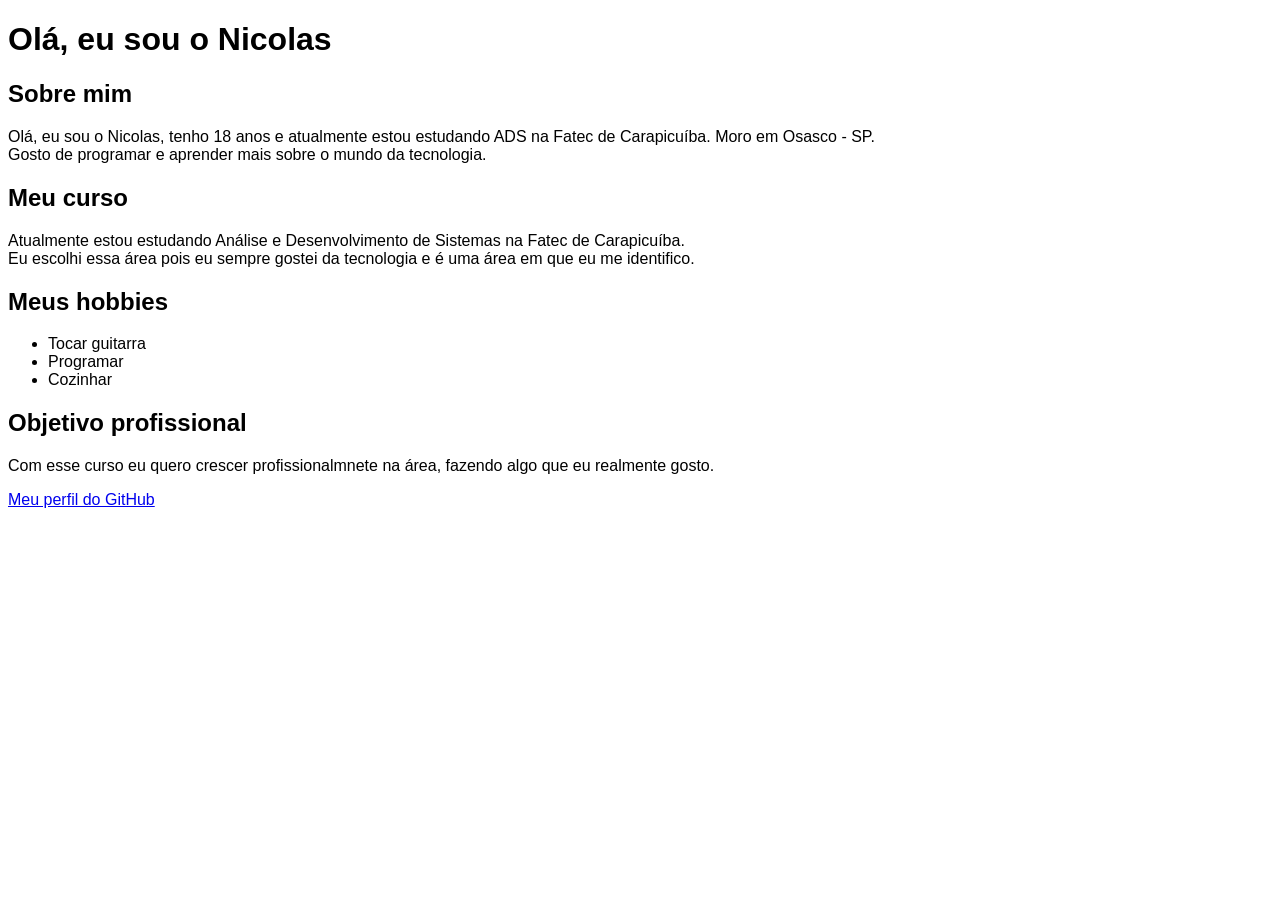
<file: web102/index.html>
<!DOCTYPE html>
<html lang="pt-br">
<head>
    <link rel="stylesheet" href="CSS/style.css">
    <title>Página do Nicolas</title>
</head>
<body>
    <h1>Olá, eu sou o Nicolas</h1>

    <h2>Sobre mim</h2>
    <p>Olá, eu sou o Nicolas, tenho 18 anos e atualmente estou estudando ADS na Fatec de Carapicuíba. Moro em Osasco - SP. 
        <br>Gosto de programar e aprender mais sobre o mundo da tecnologia.
    </p>

    <h2>Meu curso</h2>
    <p>Atualmente estou estudando Análise e Desenvolvimento de Sistemas na Fatec de Carapicuíba. 
        <br>Eu escolhi essa área pois eu sempre gostei da tecnologia e é uma área em que eu me identifico.
    </p>

    <h2>Meus hobbies</h2>
    <ul>
        <li>Tocar guitarra</li>
        <li>Programar</li>
        <li>Cozinhar</li>
    </ul>

    <h2>Objetivo profissional</h2>
    <p>Com esse curso eu quero crescer profissionalmnete na área, fazendo algo que eu realmente gosto.</p>

    <a href="https://github.com/Nicolas07-dev" target="_blank">Meu perfil do GitHub</a>
</body>
</html>
</file>
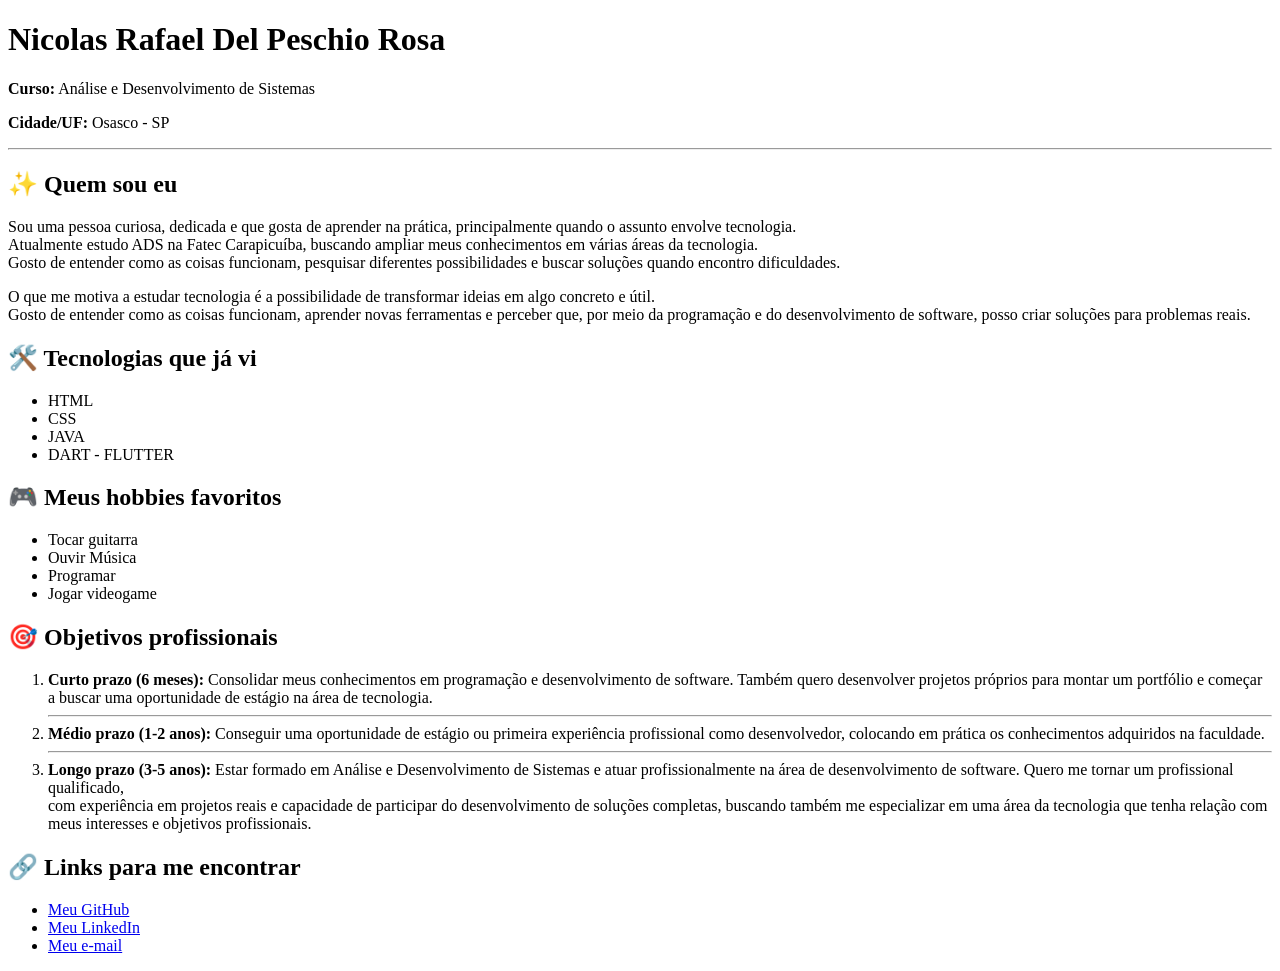
<file: web103/index.html>
<!DOCTYPE html>
<html lang="pt-BR">
<head>
    <meta charset="UTF-8">
    <title>Cartão de Visita - Nicolas</title>
</head>
<body>

    <!-- Seção 1: Identificação -->
    <h1>Nicolas Rafael Del Peschio Rosa</h1>
    <p><strong>Curso:</strong> Análise e Desenvolvimento de Sistemas</p>
    <p><strong>Cidade/UF:</strong> Osasco - SP</p>

    <hr>

    <!-- Seção 2: Quem sou eu -->
    <h2>✨ Quem sou eu</h2>
    <p>Sou uma pessoa curiosa, dedicada e que gosta de aprender na prática, principalmente quando o assunto envolve tecnologia. 
    <br> Atualmente estudo ADS na Fatec Carapicuíba, buscando ampliar meus conhecimentos em várias áreas da tecnologia.
    <br> Gosto de entender como as coisas funcionam, pesquisar diferentes possibilidades e buscar soluções quando encontro dificuldades.</p>
    <p>O que me motiva a estudar tecnologia é a possibilidade de transformar ideias em algo concreto e útil. 
    <br>Gosto de entender como as coisas funcionam, aprender novas ferramentas e perceber que, por meio da programação e do desenvolvimento de software, posso criar soluções para problemas reais.</p>

    <!-- Seção 3: Tecnologias que conheço -->
    <h2>🛠️ Tecnologias que já vi</h2>
    <ul>
        <li>HTML</li>
        <li>CSS</li>
        <li>JAVA</li>
        <li>DART - FLUTTER</li>
    </ul>
<!-- Seção 4: Meus hobbies -->
    <h2>🎮 Meus hobbies favoritos</h2>
    <ul>
        <li>Tocar guitarra</li>
        <li>Ouvir Música</li>
        <li>Programar</li>
        <li>Jogar videogame</li>
    </ul>

    <!-- Seção 5: Meus objetivos -->
    <h2>🎯 Objetivos profissionais</h2>
    <ol>
        <li><strong>Curto prazo (6 meses):</strong> Consolidar meus conhecimentos em programação e desenvolvimento de software. Também quero desenvolver projetos próprios para montar um portfólio e começar a buscar uma oportunidade de estágio na área de tecnologia.</li>
        <hr>
        <li><strong>Médio prazo (1-2 anos):</strong> Conseguir uma oportunidade de estágio ou primeira experiência profissional como desenvolvedor, colocando em prática os conhecimentos adquiridos na faculdade.</li>
        <hr>
        <li><strong>Longo prazo (3-5 anos):</strong> Estar formado em Análise e Desenvolvimento de Sistemas e atuar profissionalmente na área de desenvolvimento de software. Quero me tornar um profissional qualificado, 
        <br>com experiência em projetos reais e capacidade de participar do desenvolvimento de soluções completas, buscando também me especializar em uma área da tecnologia que tenha relação com meus interesses e objetivos profissionais.</li>
    </ol>

    <!-- Seção 6: Links úteis -->
    <h2>🔗 Links para me encontrar</h2>
    <ul>
        <li><a href="https://github.com/Nicolas07-dev" target="_blank">Meu GitHub</a></li>
        <li><a href="https://www.linkedin.com/in/nicolas-rafael-7918233a5/" target="_blank">Meu LinkedIn</a></li>
        <li><a href="mailto:nicolasrafael6464@gmail.com">Meu e-mail</a></li>
    </ul>
</body>
</html>
</file>
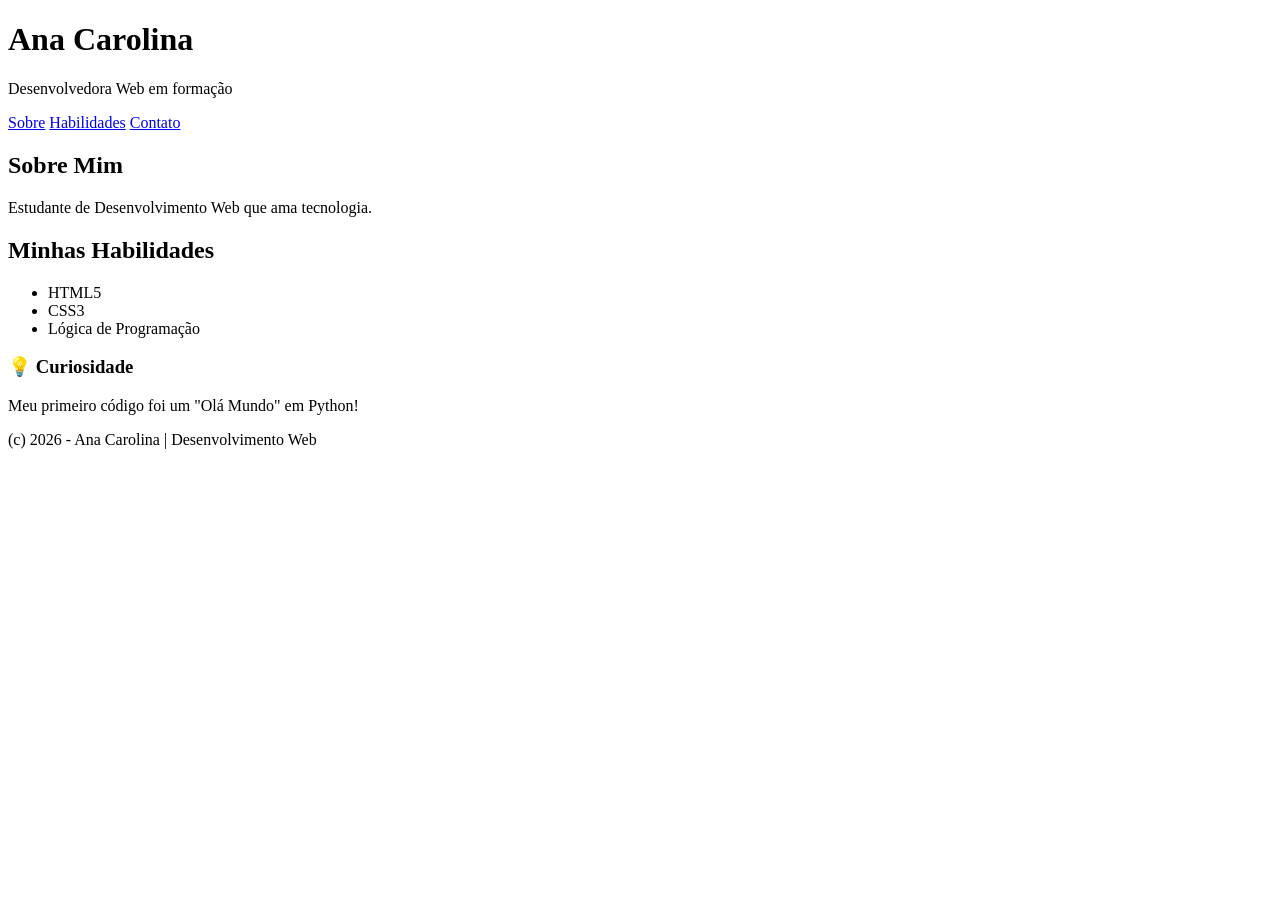
<file: web104/index.html>
<!DOCTYPE html>
<html lang="pt-BR">

<head>
    <meta charset="UTF-8">
    <title>Meu Portfólio Semântico</title>
</head>

<body>

<hearder>
    <h1>Ana Carolina</h1>
    <p>Desenvolvedora Web em formação</p>
</header>

<nav>
    <a href="#sobre">Sobre</a>
    <a href="#habilidades">Habilidades</a>
    <a href="#contato">Contato</a>
</nav>

<main>
    <section id="sobre">
        <h2>Sobre Mim</h2>
        <p>Estudante de Desenvolvimento Web que ama tecnologia.</p>
    </section>

    <section id="habilidades">
        <h2>Minhas Habilidades</h2>
        <ul>
            <li>HTML5</li>
            <li>CSS3</li>
            <li>Lógica de Programação</li>
        </ul>
    </section>

    <aside>
        <h3>💡 Curiosidade</h3>
        <p>Meu primeiro código foi um "Olá Mundo" em Python!</p>
    </aside>
</main>

<footer>
    <p>(c) 2026 - Ana Carolina | Desenvolvimento Web</p>
</footer>

</body>
</html>
</file>
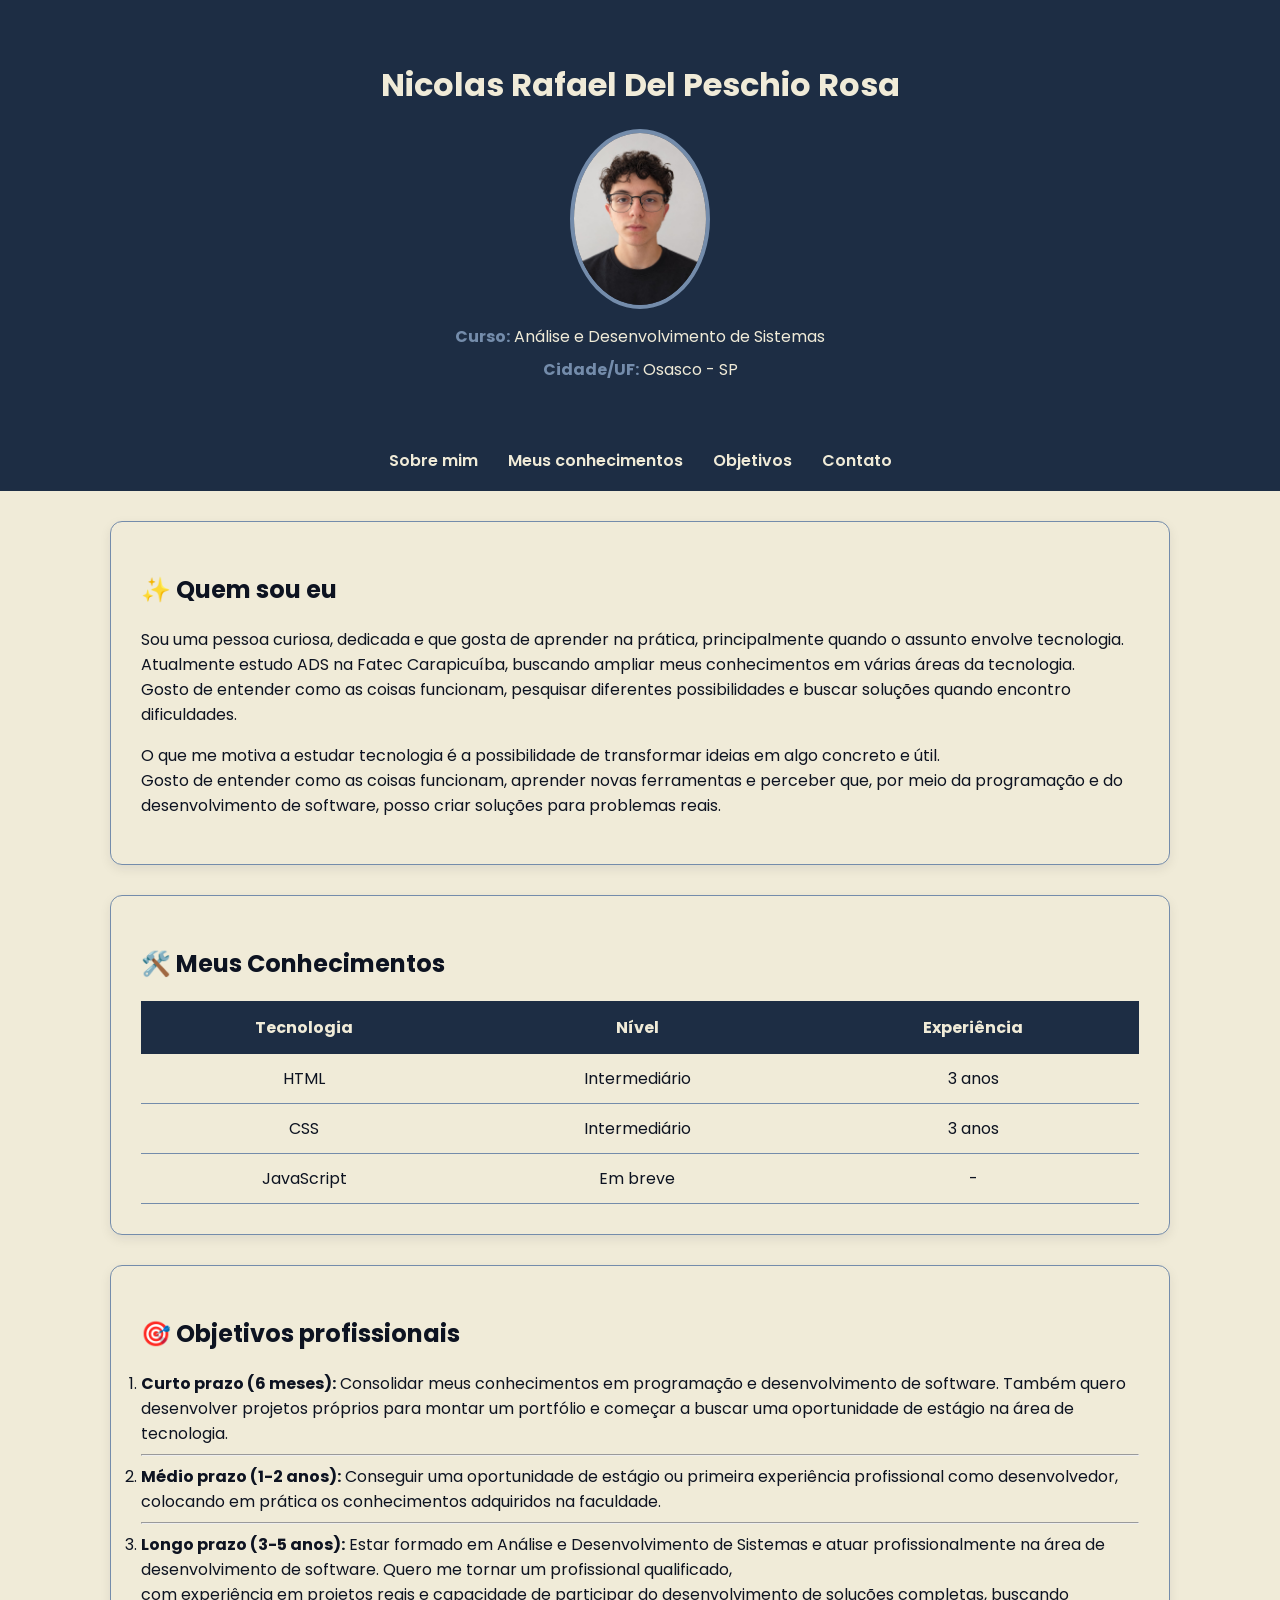
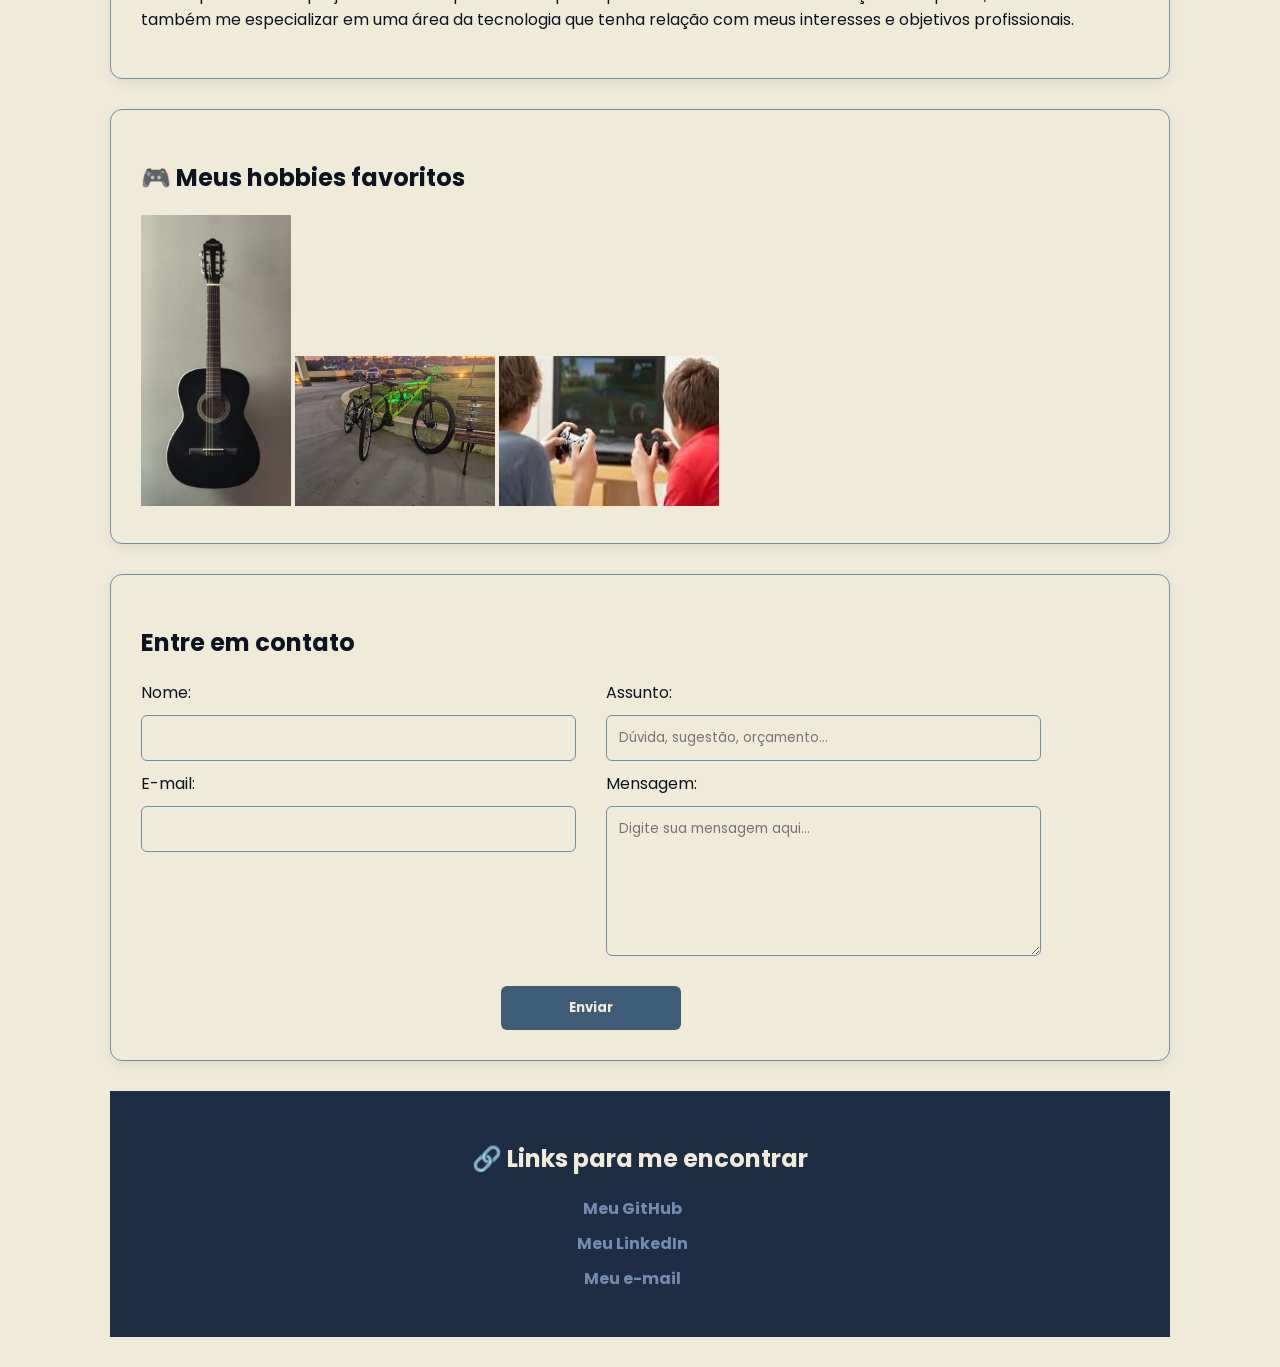
<file: web107/index.html>
<!DOCTYPE html>
<html lang="pt-BR">

<head>
    <meta charset="UTF-8">
    <link rel="stylesheet" href="CSS/style.css">
    <link rel="preconnect" href="https://fonts.googleapis.com">
    <link rel="preconnect" href="https://fonts.gstatic.com" crossorigin>
    <link href="https://fonts.googleapis.com/css2?family=Poppins:ital,wght@0,100;0,200;0,300;0,400;0,500;0,600;0,700;0,800;0,900;1,100;1,200;1,300;1,400;1,500;1,600;1,700;1,800;1,900&display=swap" rel="stylesheet">
    <title>Portifólio Profissinal - Nicolas</title>
</head>

<body>

 <header>
    <h1 id="titulo_principal">Nicolas Rafael Del Peschio Rosa</h1>
    <img src="images/foto-perfil.jpeg" alt="foto de perfil olhando para frente" width="140" height="180">
    <p><strong>Curso:</strong> Análise e Desenvolvimento de Sistemas</p>
    <p><strong>Cidade/UF:</strong> Osasco - SP</p>
 </header>

 <nav>
    <a href="#sobre">Sobre mim</a>
    <a href="#conhecimentos">Meus conhecimentos</a>
    <a href="#objetivos">Objetivos</a>
    <a href="#contato-form">Contato</a>
 </nav>

    <main>
        <section id="sobre">
            <h2>✨ Quem sou eu</h2>
            <p>Sou uma pessoa curiosa, dedicada e que gosta de aprender na prática, principalmente quando o assunto envolve tecnologia. 
            <br> Atualmente estudo ADS na Fatec Carapicuíba, buscando ampliar meus conhecimentos em várias áreas da tecnologia.
            <br> Gosto de entender como as coisas funcionam, pesquisar diferentes possibilidades e buscar soluções quando encontro dificuldades.</p>
            <p>O que me motiva a estudar tecnologia é a possibilidade de transformar ideias em algo concreto e útil. 
            <br>Gosto de entender como as coisas funcionam, aprender novas ferramentas e perceber que, por meio da programação e do desenvolvimento de software, posso criar soluções para problemas reais.</p>
        </section>

        <section id="conhecimentos">
            <h2>🛠️ Meus Conhecimentos</h2>
        <table class="tabela">
        <tr>
            <th>Tecnologia</th>
            <th>Nível</th>
            <th>Experiência</th>
        </tr>
        <tr>
            <td>HTML</td>
            <td>Intermediário</td>
            <td>3 anos</td>
        </tr>
        <tr>
            <td>CSS</td>
            <td>Intermediário</td>
            <td>3 anos</td>
        </tr>
        <tr>
            <td>JavaScript</td>
            <td>Em breve</td>
            <td>-</td>
        </tr>
    </table>
        </section>

        <section id="objetivos">
            <h2>🎯 Objetivos profissionais</h2>
                <ol>
                    <li><strong>Curto prazo (6 meses):</strong> Consolidar meus conhecimentos em programação e desenvolvimento de software. Também quero desenvolver projetos próprios para montar um portfólio e começar a buscar uma oportunidade de estágio na área de tecnologia.</li>
                    <hr>
                    <li><strong>Médio prazo (1-2 anos):</strong> Conseguir uma oportunidade de estágio ou primeira experiência profissional como desenvolvedor, colocando em prática os conhecimentos adquiridos na faculdade.</li>
                    <hr>
                    <li><strong>Longo prazo (3-5 anos):</strong> Estar formado em Análise e Desenvolvimento de Sistemas e atuar profissionalmente na área de desenvolvimento de software. Quero me tornar um profissional qualificado, 
                    <br>com experiência em projetos reais e capacidade de participar do desenvolvimento de soluções completas, buscando também me especializar em uma área da tecnologia que tenha relação com meus interesses e objetivos profissionais.</li>
                </ol>
        </section>


        <aside>
            <h2>🎮 Meus hobbies favoritos</h2>
                <img src="images/violao.jpeg" alt="Violão preto na parede " width="150">
                <img src="images/bicicleta.jpeg" alt="Bicletas preta e verde em uma área verde com um pôr do sol no fundo" width="200" height="150">
                <img src="images/jogos.jpg" alt="Dois meninos jogando videogame" width="220" height="150">
        </aside>

        <section id="contato-form">
    <h2 class="title_contato">Entre em contato</h2>

    <form class="formulario">

        <div class="lado-esquerdo">
            <label for="nomeContato">Nome:</label>
            <input type="text" id="nomeContato" required>

            <label for="emailContato">E-mail:</label>
            <input type="email" id="emailContato" required>
        </div>

        <div class="lado-direito">
            <label for="assunto">Assunto:</label>
            <input type="text" id="assunto" placeholder="Dúvida, sugestão, orçamento...">

            <label for="mensagemContato">Mensagem:</label>
            <textarea id="mensagemContato" placeholder="Digite sua mensagem aqui..."></textarea>
        </div>

        <button type="submit">Enviar</button>

    </form>
</section>



        <footer id="contato">
            <h2>🔗 Links para me encontrar</h2>
            <ul>
                <li><a href="https://github.com/Nicolas07-dev" target="_blank">Meu GitHub</a></li>
                <li><a href="https://www.linkedin.com/in/nicolas-rafael-7918233a5/" target="_blank">Meu LinkedIn</a></li>
                <li><a href="mailto:nicolasrafael6464@gmail.com">Meu e-mail</a></li>
            </ul>
        </footer>
    </main>
</body>
</html>
</file>
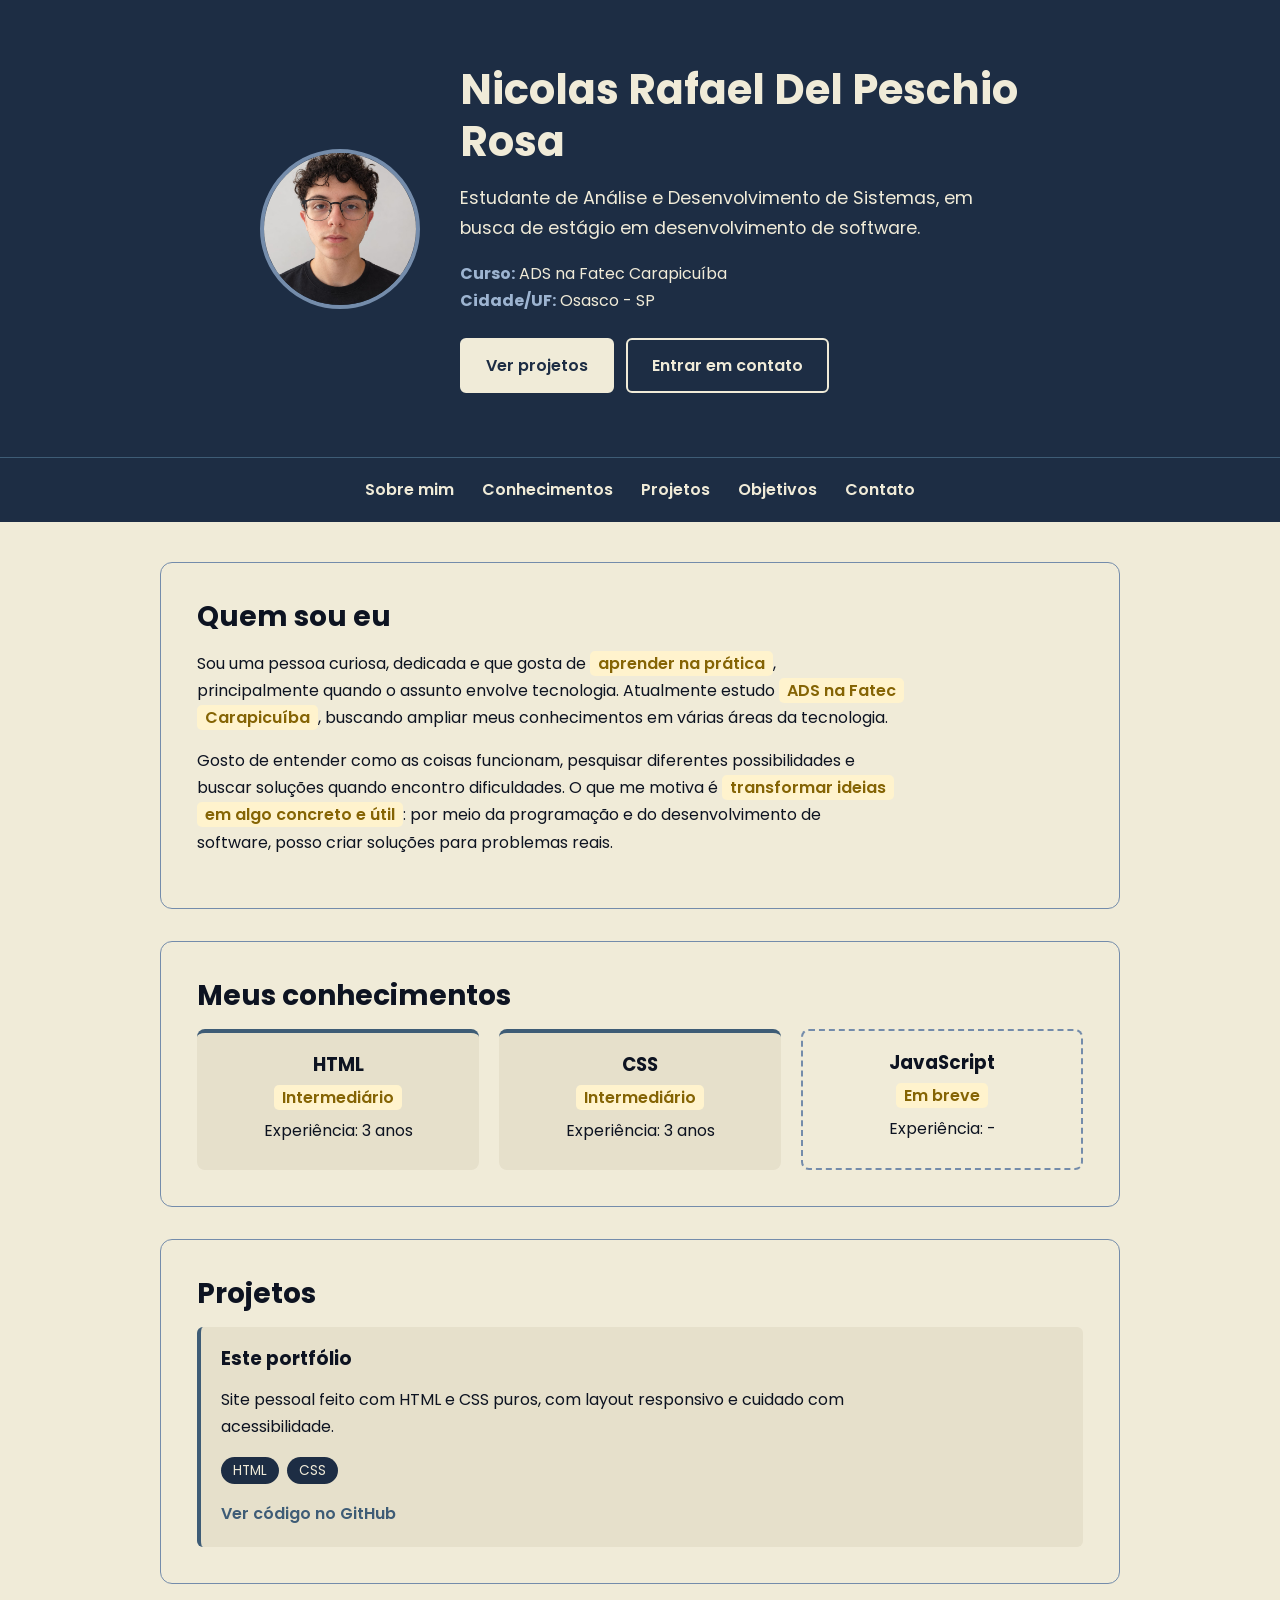
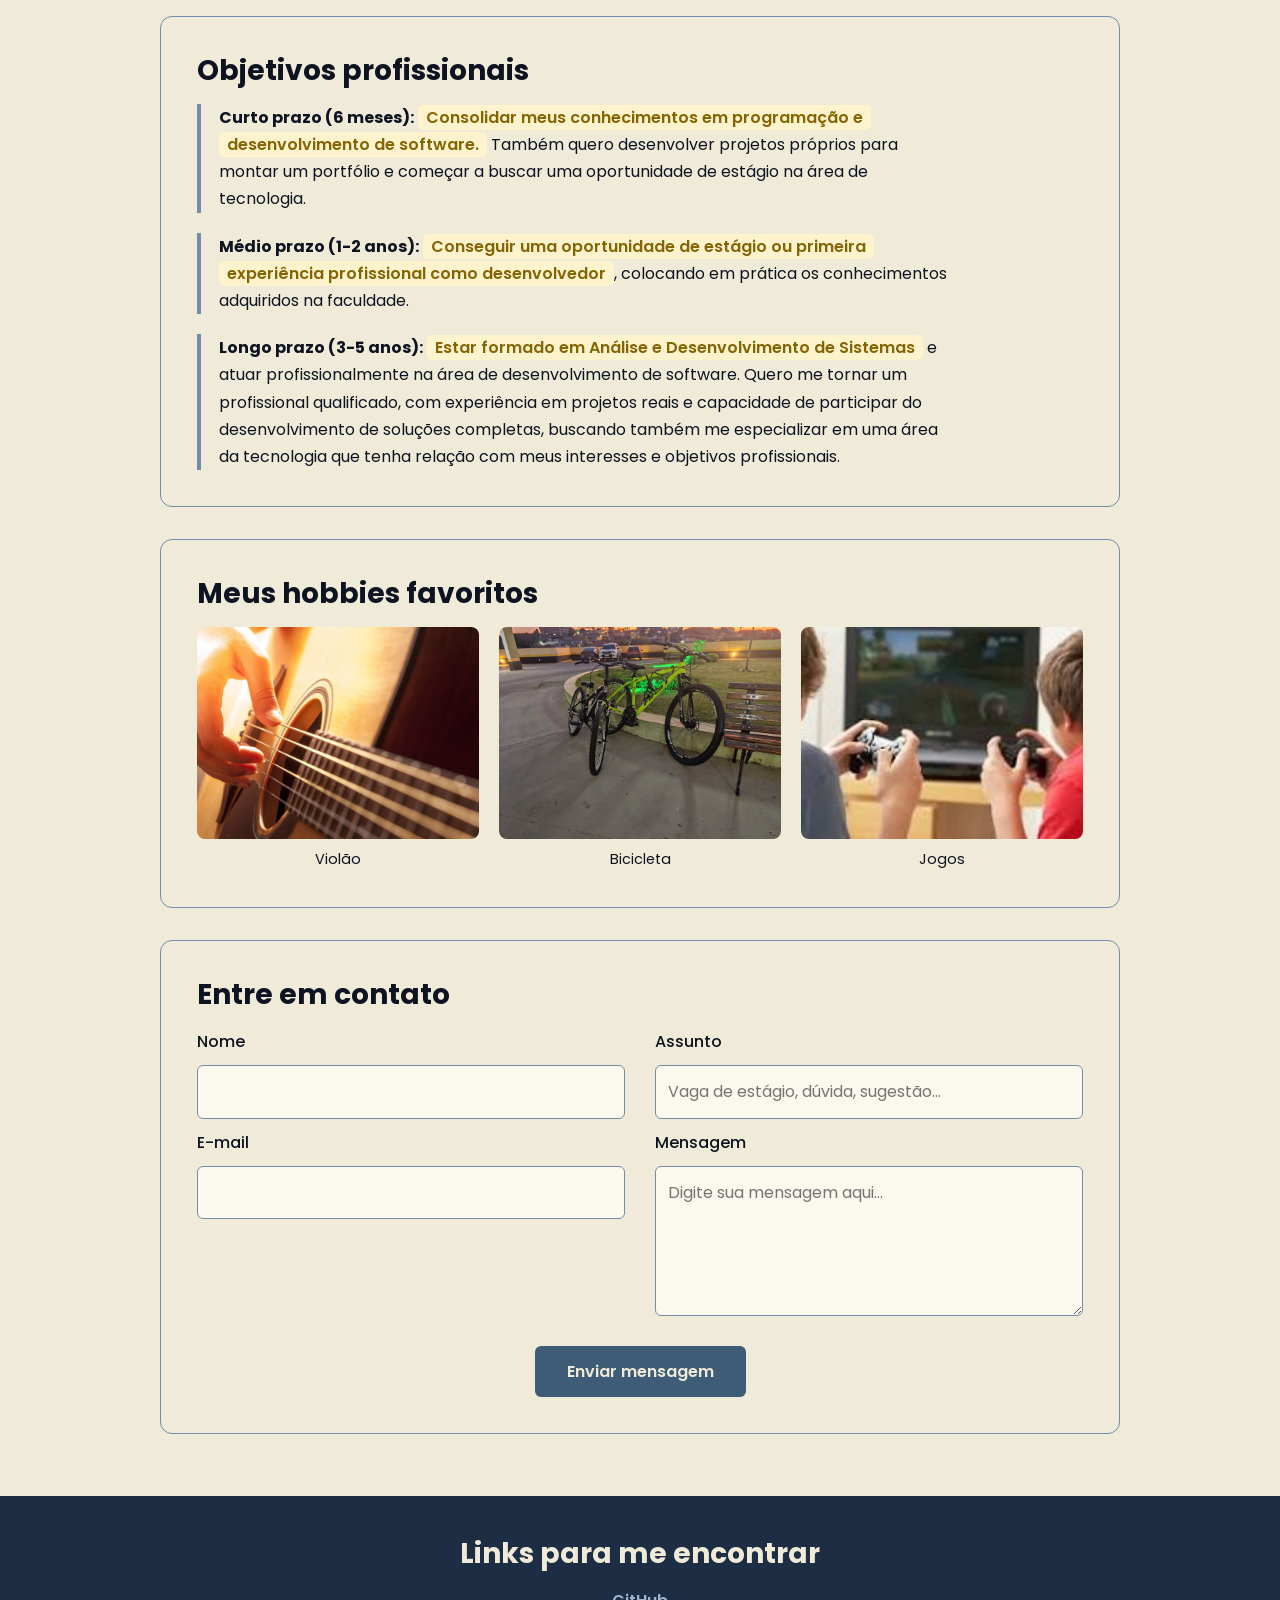
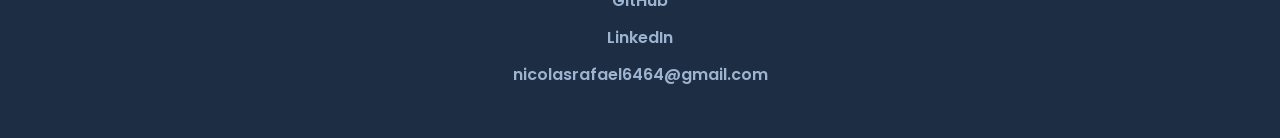
<file: web108/index.html>
<!DOCTYPE html>
<html lang="pt-BR">

<head>
    <meta charset="UTF-8">
    <meta name="viewport" content="width=device-width, initial-scale=1">
    <meta name="description" content="Portfólio de Nicolas Rafael, estudante de Análise e Desenvolvimento de Sistemas na Fatec Carapicuíba, em busca de estágio em desenvolvimento de software.">
    <title>Nicolas Rafael | Portfólio de Desenvolvimento de Software</title>
    <link rel="stylesheet" href="CSS/style.css">
    <link rel="preconnect" href="https://fonts.googleapis.com">
    <link rel="preconnect" href="https://fonts.gstatic.com" crossorigin>
    <!-- Carrega só os pesos usados (400, 500, 600, 700) para o site abrir mais rápido -->
    <link href="https://fonts.googleapis.com/css2?family=Poppins:wght@400;500;600;700&display=swap" rel="stylesheet">
</head>

<body>
    <a class="pular-conteudo" href="#conteudo">Pular para o conteúdo</a>

    <header class="hero">
        <img src="images/foto-perfil.jpeg" alt="Foto de Nicolas olhando para frente" width="160" height="160">
        <div class="hero-texto">
            <h1 id="titulo_principal">Nicolas Rafael Del Peschio Rosa</h1>
            <p class="hero-subtitulo">Estudante de Análise e Desenvolvimento de Sistemas, em busca de estágio em desenvolvimento de software.</p>
            <ul class="hero-info">
                <li><strong>Curso:</strong> ADS na Fatec Carapicuíba</li>
                <li><strong>Cidade/UF:</strong> Osasco - SP</li>
            </ul>
            <div class="hero-acoes">
                <a class="btn" href="#projetos">Ver projetos</a>
                <a class="btn btn-secundario" href="#contato-form">Entrar em contato</a>
            </div>
        </div>
    </header>

    <nav aria-label="Navegação principal">
        <a href="#sobre">Sobre mim</a>
        <a href="#conhecimentos">Conhecimentos</a>
        <a href="#projetos">Projetos</a>
        <a href="#objetivos">Objetivos</a>
        <a href="#contato-form">Contato</a>
    </nav>

    <main id="conteudo">
        <section id="sobre" class="card">
            <h2>Quem sou eu</h2>
            <p>Sou uma pessoa curiosa, dedicada e que gosta de <span class="destaque">aprender na prática</span>, principalmente quando o assunto envolve tecnologia. Atualmente estudo <span class="destaque">ADS na Fatec Carapicuíba</span>, buscando ampliar meus conhecimentos em várias áreas da tecnologia.</p>
            <p>Gosto de entender como as coisas funcionam, pesquisar diferentes possibilidades e buscar soluções quando encontro dificuldades. O que me motiva é <span class="destaque">transformar ideias em algo concreto e útil</span>: por meio da programação e do desenvolvimento de software, posso criar soluções para problemas reais.</p>
        </section>

        <section id="conhecimentos" class="card">
            <h2>Meus conhecimentos</h2>
            <ul class="habilidades">
                <li class="habilidade-card">
                    <h3>HTML</h3>
                    <p class="habilidade-nivel"><span class="destaque">Intermediário</span></p>
                    <p>Experiência: 3 anos</p>
                </li>
                <li class="habilidade-card">
                    <h3>CSS</h3>
                    <p class="habilidade-nivel"><span class="destaque">Intermediário</span></p>
                    <p>Experiência: 3 anos</p>
                </li>
                <li class="habilidade-card habilidade-breve">
                    <h3>JavaScript</h3>
                    <p class="habilidade-nivel"><span class="destaque">Em breve</span></p>
                    <p>Experiência: -</p>
                </li>
            </ul>
        </section>

        <section id="projetos" class="card">
            <h2>Projetos</h2>
            <div class="projetos-grade">
                <article class="projeto">
                    <h3>Este portfólio</h3>
                    <p>Site pessoal feito com HTML e CSS puros, com layout responsivo e cuidado com acessibilidade.</p>
                    <ul class="tags">
                        <li>HTML</li>
                        <li>CSS</li>
                    </ul>
                    <a href="https://github.com/Nicolas07-dev" target="_blank" rel="noopener noreferrer">Ver código no GitHub</a>
                </article>
            </div>
        </section>

        <section id="objetivos" class="card">
            <h2>Objetivos profissionais</h2>
            <ol class="objetivos-lista">
                <li><strong>Curto prazo (6 meses):</strong> <span class="destaque">Consolidar meus conhecimentos em programação e desenvolvimento de software.</span> Também quero desenvolver projetos próprios para montar um portfólio e começar a buscar uma oportunidade de estágio na área de tecnologia.</li>
                <li><strong>Médio prazo (1-2 anos):</strong> <span class="destaque">Conseguir uma oportunidade de estágio ou primeira experiência profissional como desenvolvedor</span>, colocando em prática os conhecimentos adquiridos na faculdade.</li>
                <li><strong>Longo prazo (3-5 anos):</strong> <span class="destaque">Estar formado em Análise e Desenvolvimento de Sistemas</span> e atuar profissionalmente na área de desenvolvimento de software. Quero me tornar um profissional qualificado, com experiência em projetos reais e capacidade de participar do desenvolvimento de soluções completas, buscando também me especializar em uma área da tecnologia que tenha relação com meus interesses e objetivos profissionais.</li>
            </ol>
        </section>

        <section id="hobbies" class="card">
            <h2>Meus hobbies favoritos</h2>
            <div class="galeria">
                <figure>
                    <img src="images/violao.webp" alt="Violão preto pendurado na parede" width="300" height="225" loading="lazy">
                    <figcaption>Violão</figcaption>
                </figure>
                <figure>
                    <img src="images/bicicleta.jpeg" alt="Bicicletas preta e verde em uma área verde com pôr do sol ao fundo" width="300" height="225" loading="lazy">
                    <figcaption>Bicicleta</figcaption>
                </figure>
                <figure>
                    <img src="images/jogos.jpg" alt="Dois meninos jogando videogame" width="300" height="225" loading="lazy">
                    <figcaption>Jogos</figcaption>
                </figure>
            </div>
        </section>

        <section id="contato-form" class="card">
            <h2>Entre em contato</h2>
            <!-- Para o formulário enviar de verdade, crie um endpoint gratuito (ex.: Formspree) e coloque a URL em action.
                 Exemplo: <form action="https://formspree.io/f/SEU_CODIGO" method="POST"> -->
            <form class="formulario" method="POST">
                <div class="lado-esquerdo">
                    <label for="nomeContato">Nome</label>
                    <input type="text" id="nomeContato" name="nome" autocomplete="name" required>

                    <label for="emailContato">E-mail</label>
                    <input type="email" id="emailContato" name="email" autocomplete="email" required>
                </div>

                <div class="lado-direito">
                    <label for="assunto">Assunto</label>
                    <input type="text" id="assunto" name="assunto" placeholder="Vaga de estágio, dúvida, sugestão...">

                    <label for="mensagemContato">Mensagem</label>
                    <textarea id="mensagemContato" name="mensagem" placeholder="Digite sua mensagem aqui..." required></textarea>
                </div>

                <button type="submit">Enviar mensagem</button>
            </form>
        </section>
    </main>

    <footer id="contato">
        <h2>Links para me encontrar</h2>
        <ul>
            <li><a href="https://github.com/Nicolas07-dev" target="_blank" rel="noopener noreferrer">GitHub</a></li>
            <li><a href="https://www.linkedin.com/in/nicolas-rafael-7918233a5/" target="_blank" rel="noopener noreferrer">LinkedIn</a></li>
            <li><a href="mailto:nicolasrafael6464@gmail.com">nicolasrafael6464@gmail.com</a></li>
        </ul>
    </footer>
</body>
</html>
</file>
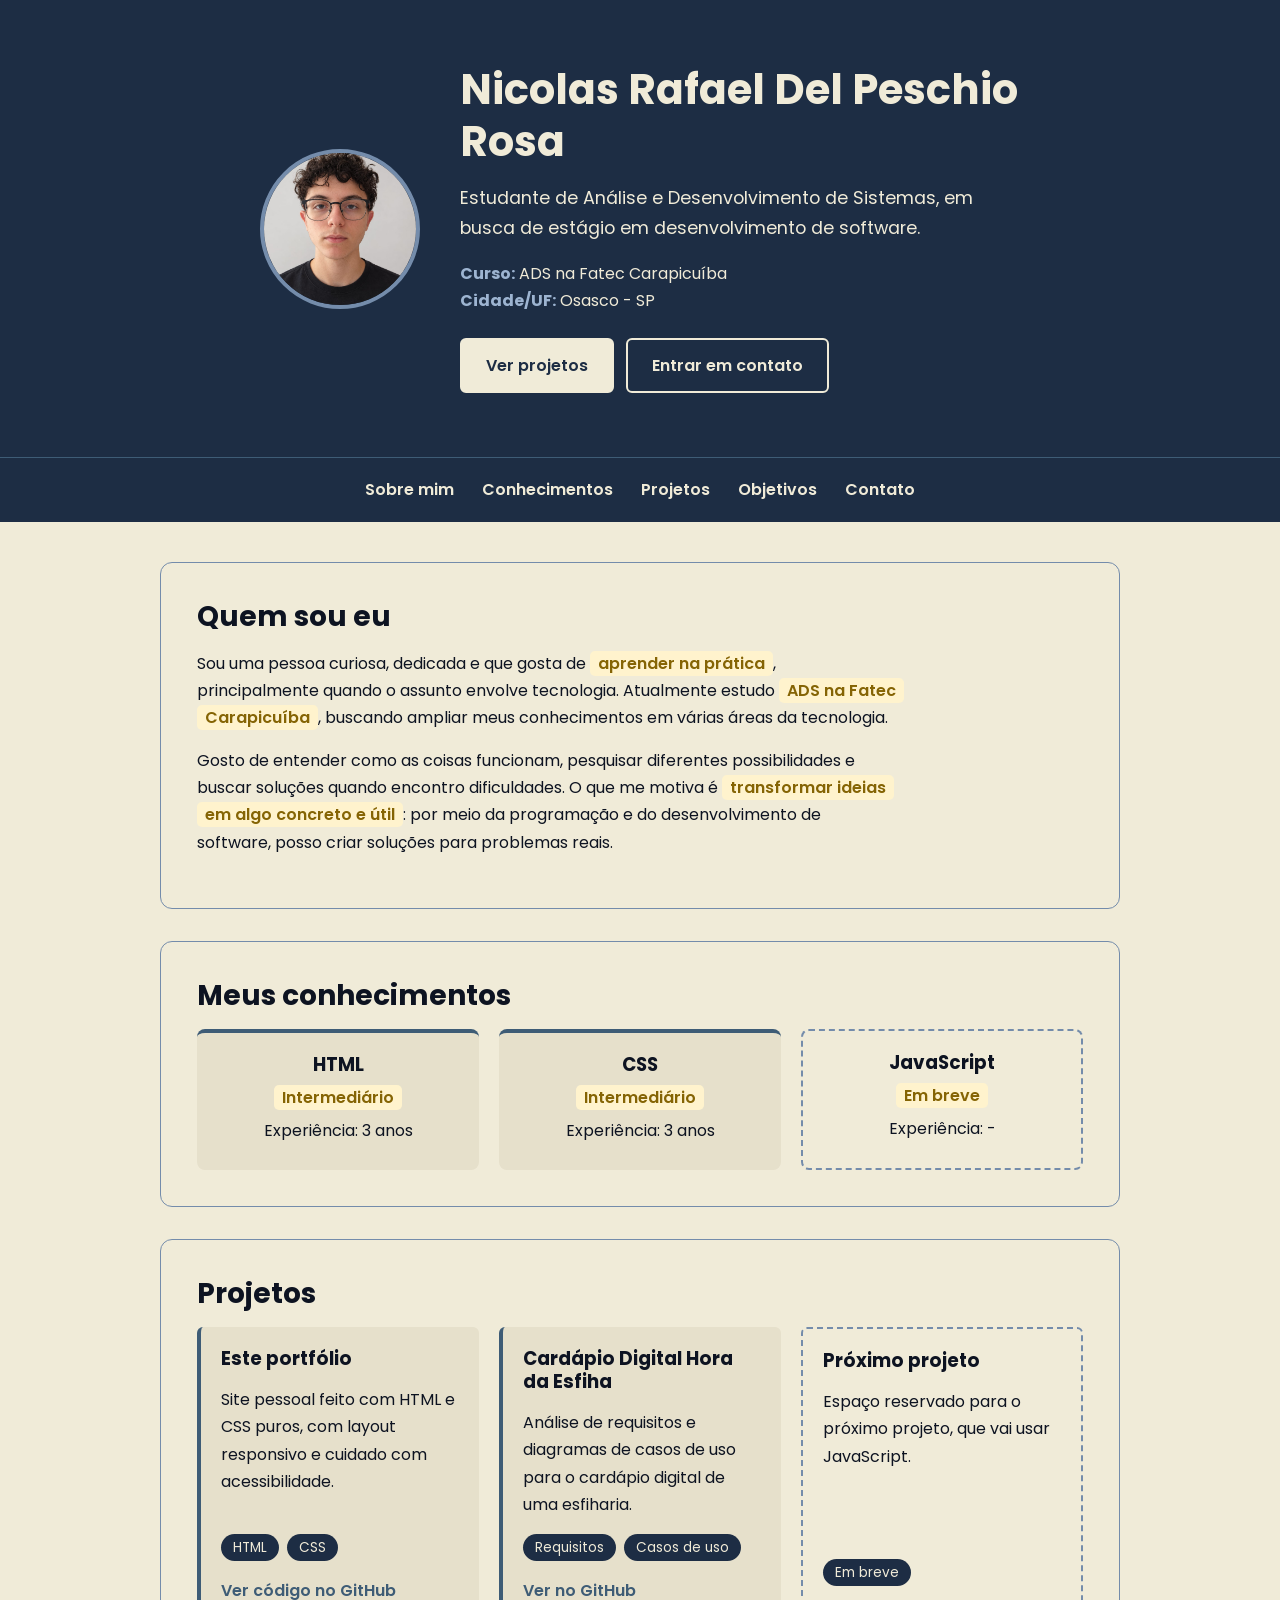
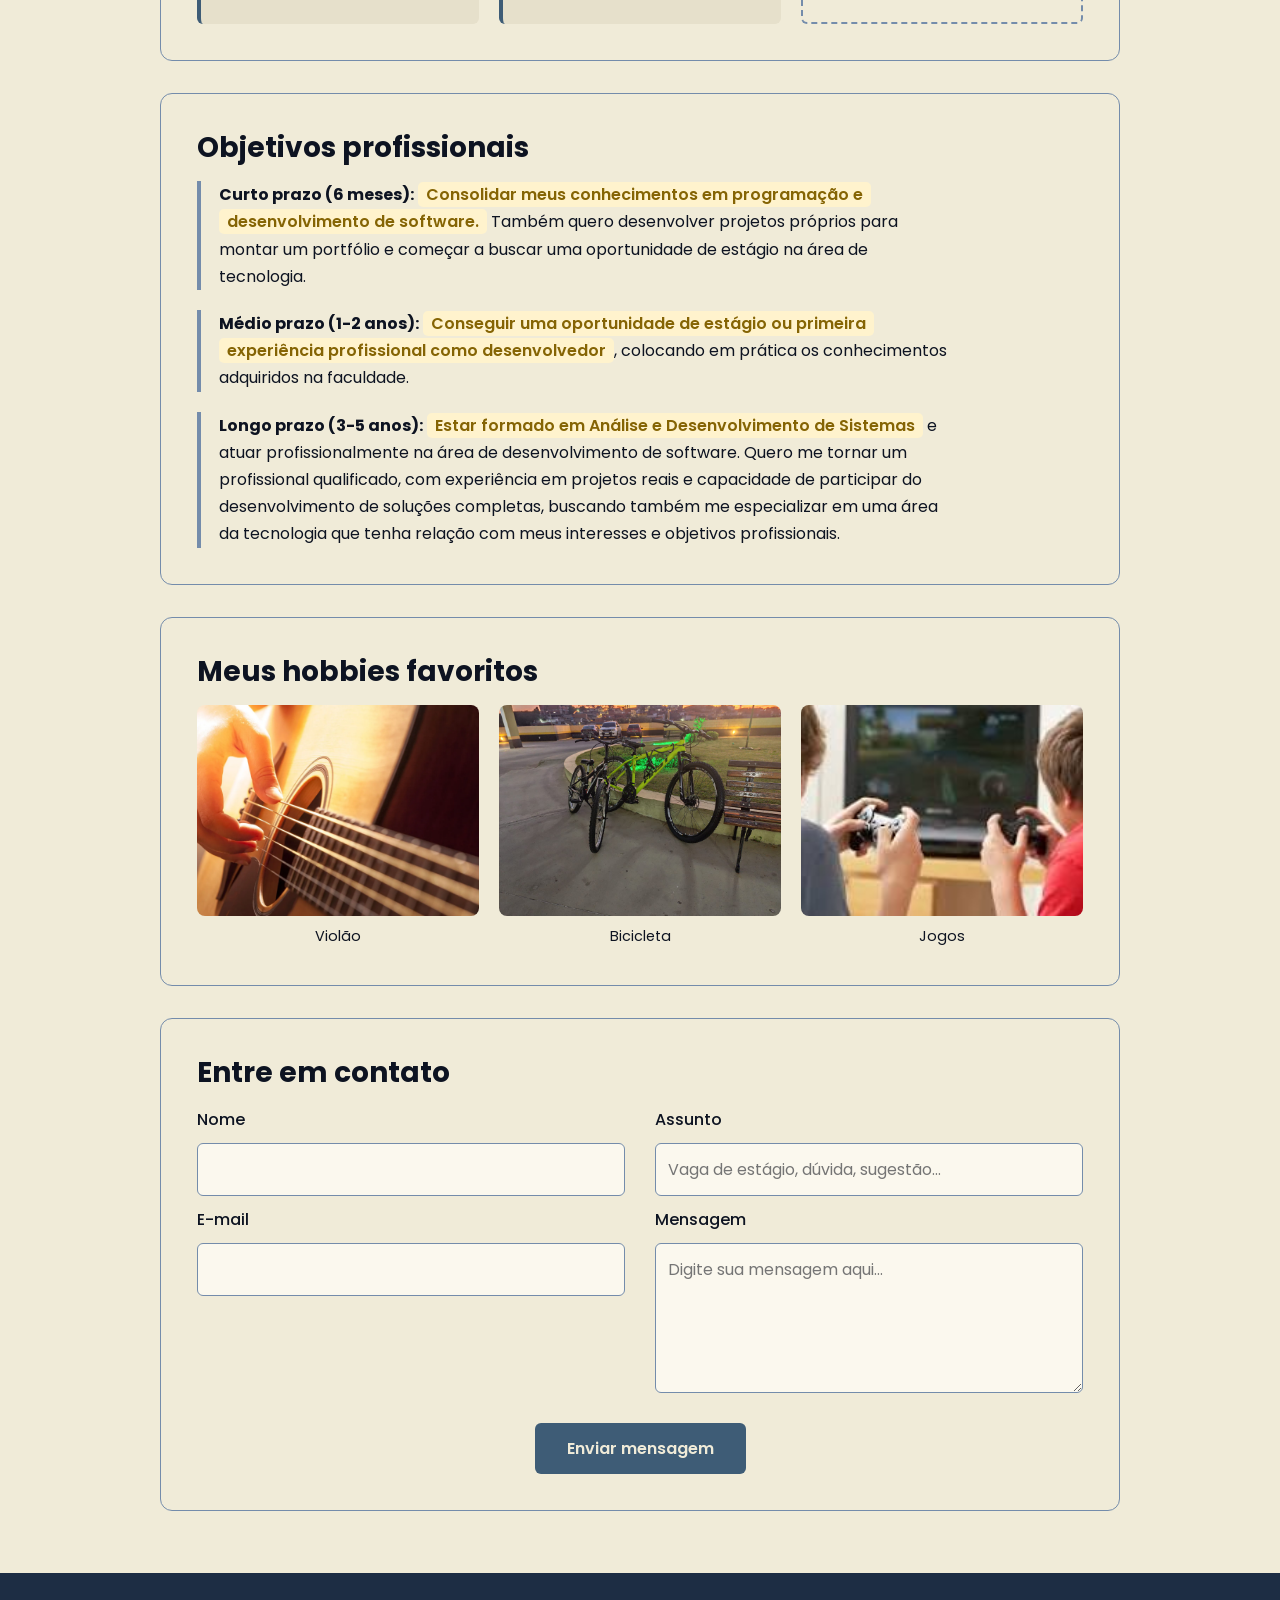
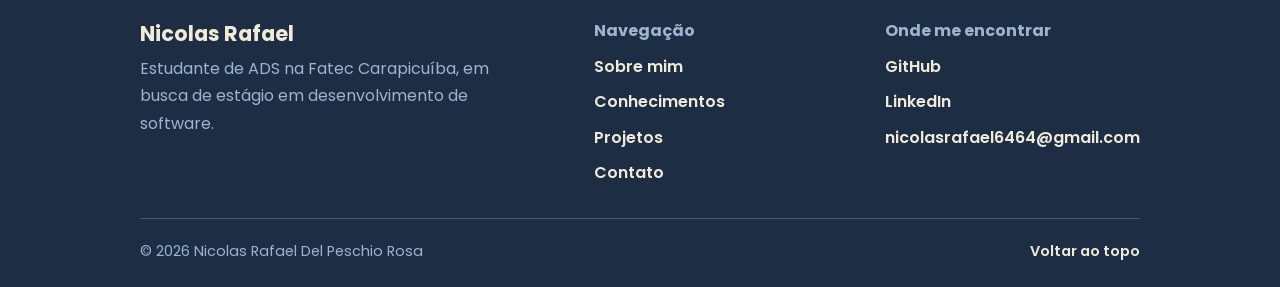
<file: web109/index.html>
<!DOCTYPE html>
<html lang="pt-BR">

<head>
    <meta charset="UTF-8">
    <meta name="viewport" content="width=device-width, initial-scale=1">
    <meta name="description" content="Portfólio de Nicolas Rafael, estudante de Análise e Desenvolvimento de Sistemas na Fatec Carapicuíba, em busca de estágio em desenvolvimento de software.">
    <title>Nicolas Rafael | Portfólio de Desenvolvimento de Software</title>
    <link rel="stylesheet" href="CSS/style.css">
    <link rel="preconnect" href="https://fonts.googleapis.com">
    <link rel="preconnect" href="https://fonts.gstatic.com" crossorigin>
    <!-- Carrega só os pesos usados (400, 500, 600, 700) para o site abrir mais rápido -->
    <link href="https://fonts.googleapis.com/css2?family=Poppins:wght@400;500;600;700&display=swap" rel="stylesheet">
</head>

<body>
    <a class="pular-conteudo" href="#conteudo">Pular para o conteúdo</a>

    <header class="hero">
        <img src="images/foto-perfil.jpeg" alt="Foto de Nicolas olhando para frente" width="160" height="160">
        <div class="hero-texto">
            <h1 id="titulo_principal">Nicolas Rafael Del Peschio Rosa</h1>
            <p class="hero-subtitulo">Estudante de Análise e Desenvolvimento de Sistemas, em busca de estágio em desenvolvimento de software.</p>
            <ul class="hero-info">
                <li><strong>Curso:</strong> ADS na Fatec Carapicuíba</li>
                <li><strong>Cidade/UF:</strong> Osasco - SP</li>
            </ul>
            <div class="hero-acoes">
                <a class="btn" href="#projetos">Ver projetos</a>
                <a class="btn btn-secundario" href="#contato-form">Entrar em contato</a>
            </div>
        </div>
    </header>

    <nav aria-label="Navegação principal">
        <a href="#sobre">Sobre mim</a>
        <a href="#conhecimentos">Conhecimentos</a>
        <a href="#projetos">Projetos</a>
        <a href="#objetivos">Objetivos</a>
        <a href="#contato-form">Contato</a>
    </nav>

    <main id="conteudo">
        <section id="sobre" class="card">
            <h2>Quem sou eu</h2>
            <p>Sou uma pessoa curiosa, dedicada e que gosta de <span class="destaque">aprender na prática</span>, principalmente quando o assunto envolve tecnologia. Atualmente estudo <span class="destaque">ADS na Fatec Carapicuíba</span>, buscando ampliar meus conhecimentos em várias áreas da tecnologia.</p>
            <p>Gosto de entender como as coisas funcionam, pesquisar diferentes possibilidades e buscar soluções quando encontro dificuldades. O que me motiva é <span class="destaque">transformar ideias em algo concreto e útil</span>: por meio da programação e do desenvolvimento de software, posso criar soluções para problemas reais.</p>
        </section>

        <section id="conhecimentos" class="card">
            <h2>Meus conhecimentos</h2>
            <ul class="habilidades">
                <li class="habilidade-card">
                    <h3>HTML</h3>
                    <p class="habilidade-nivel"><span class="destaque">Intermediário</span></p>
                    <p>Experiência: 3 anos</p>
                </li>
                <li class="habilidade-card">
                    <h3>CSS</h3>
                    <p class="habilidade-nivel"><span class="destaque">Intermediário</span></p>
                    <p>Experiência: 3 anos</p>
                </li>
                <li class="habilidade-card habilidade-breve">
                    <h3>JavaScript</h3>
                    <p class="habilidade-nivel"><span class="destaque">Em breve</span></p>
                    <p>Experiência: -</p>
                </li>
            </ul>
        </section>

        <section id="projetos" class="card">
            <h2>Projetos</h2>
            <div class="projetos-grade">
                <article class="projeto">
                    <h3>Este portfólio</h3>
                    <p>Site pessoal feito com HTML e CSS puros, com layout responsivo e cuidado com acessibilidade.</p>
                    <ul class="tags">
                        <li>HTML</li>
                        <li>CSS</li>
                    </ul>
                    <a href="https://github.com/Nicolas07-dev" target="_blank" rel="noopener noreferrer">Ver código no GitHub</a>
                </article>

                <article class="projeto">
                    <h3>Cardápio Digital Hora da Esfiha</h3>
                    <p>Análise de requisitos e diagramas de casos de uso para o cardápio digital de uma esfiharia.</p>
                    <ul class="tags">
                        <li>Requisitos</li>
                        <li>Casos de uso</li>
                    </ul>
                    <a href="https://github.com/Nicolas07-dev" target="_blank" rel="noopener noreferrer">Ver no GitHub</a>
                </article>

                <article class="projeto projeto-breve">
                    <h3>Próximo projeto</h3>
                    <p>Espaço reservado para o próximo projeto, que vai usar JavaScript.</p>
                    <ul class="tags">
                        <li>Em breve</li>
                    </ul>
                </article>
            </div>
        </section>

        <section id="objetivos" class="card">
            <h2>Objetivos profissionais</h2>
            <ol class="objetivos-lista">
                <li><strong>Curto prazo (6 meses):</strong> <span class="destaque">Consolidar meus conhecimentos em programação e desenvolvimento de software.</span> Também quero desenvolver projetos próprios para montar um portfólio e começar a buscar uma oportunidade de estágio na área de tecnologia.</li>
                <li><strong>Médio prazo (1-2 anos):</strong> <span class="destaque">Conseguir uma oportunidade de estágio ou primeira experiência profissional como desenvolvedor</span>, colocando em prática os conhecimentos adquiridos na faculdade.</li>
                <li><strong>Longo prazo (3-5 anos):</strong> <span class="destaque">Estar formado em Análise e Desenvolvimento de Sistemas</span> e atuar profissionalmente na área de desenvolvimento de software. Quero me tornar um profissional qualificado, com experiência em projetos reais e capacidade de participar do desenvolvimento de soluções completas, buscando também me especializar em uma área da tecnologia que tenha relação com meus interesses e objetivos profissionais.</li>
            </ol>
        </section>

        <section id="hobbies" class="card">
            <h2>Meus hobbies favoritos</h2>
            <div class="galeria">
                <figure>
                    <img src="images/violao.webp" alt="Violão preto pendurado na parede" width="300" height="225" loading="lazy">
                    <figcaption>Violão</figcaption>
                </figure>
                <figure>
                    <img src="images/bicicleta.jpeg" alt="Bicicletas preta e verde em uma área verde com pôr do sol ao fundo" width="300" height="225" loading="lazy">
                    <figcaption>Bicicleta</figcaption>
                </figure>
                <figure>
                    <img src="images/jogos.jpg" alt="Dois meninos jogando videogame" width="300" height="225" loading="lazy">
                    <figcaption>Jogos</figcaption>
                </figure>
            </div>
        </section>

        <section id="contato-form" class="card">
            <h2>Entre em contato</h2>
            <!-- Para o formulário enviar de verdade, crie um endpoint gratuito (ex.: Formspree) e coloque a URL em action.
                 Exemplo: <form action="https://formspree.io/f/SEU_CODIGO" method="POST"> -->
            <form class="formulario" method="POST">
                <div class="lado-esquerdo">
                    <label for="nomeContato">Nome</label>
                    <input type="text" id="nomeContato" name="nome" autocomplete="name" required>

                    <label for="emailContato">E-mail</label>
                    <input type="email" id="emailContato" name="email" autocomplete="email" required>
                </div>

                <div class="lado-direito">
                    <label for="assunto">Assunto</label>
                    <input type="text" id="assunto" name="assunto" placeholder="Vaga de estágio, dúvida, sugestão...">

                    <label for="mensagemContato">Mensagem</label>
                    <textarea id="mensagemContato" name="mensagem" placeholder="Digite sua mensagem aqui..." required></textarea>
                </div>

                <button type="submit">Enviar mensagem</button>
            </form>
        </section>
    </main>

    <footer id="contato">
        <div class="footer-conteudo">
            <div class="footer-sobre">
                <h2>Nicolas Rafael</h2>
                <p>Estudante de ADS na Fatec Carapicuíba, em busca de estágio em desenvolvimento de software.</p>
            </div>

            <div class="footer-coluna">
                <h3>Navegação</h3>
                <ul>
                    <li><a href="#sobre">Sobre mim</a></li>
                    <li><a href="#conhecimentos">Conhecimentos</a></li>
                    <li><a href="#projetos">Projetos</a></li>
                    <li><a href="#contato-form">Contato</a></li>
                </ul>
            </div>

            <div class="footer-coluna">
                <h3>Onde me encontrar</h3>
                <ul>
                    <li><a href="https://github.com/Nicolas07-dev" target="_blank" rel="noopener noreferrer">GitHub</a></li>
                    <li><a href="https://www.linkedin.com/in/nicolas-rafael-7918233a5/" target="_blank" rel="noopener noreferrer">LinkedIn</a></li>
                    <li><a href="mailto:nicolasrafael6464@gmail.com">nicolasrafael6464@gmail.com</a></li>
                </ul>
            </div>
        </div>

        <div class="footer-base">
            <p>&copy; 2026 Nicolas Rafael Del Peschio Rosa</p>
            <a href="#titulo_principal">Voltar ao topo</a>
        </div>
    </footer>
</body>
</html>
</file>
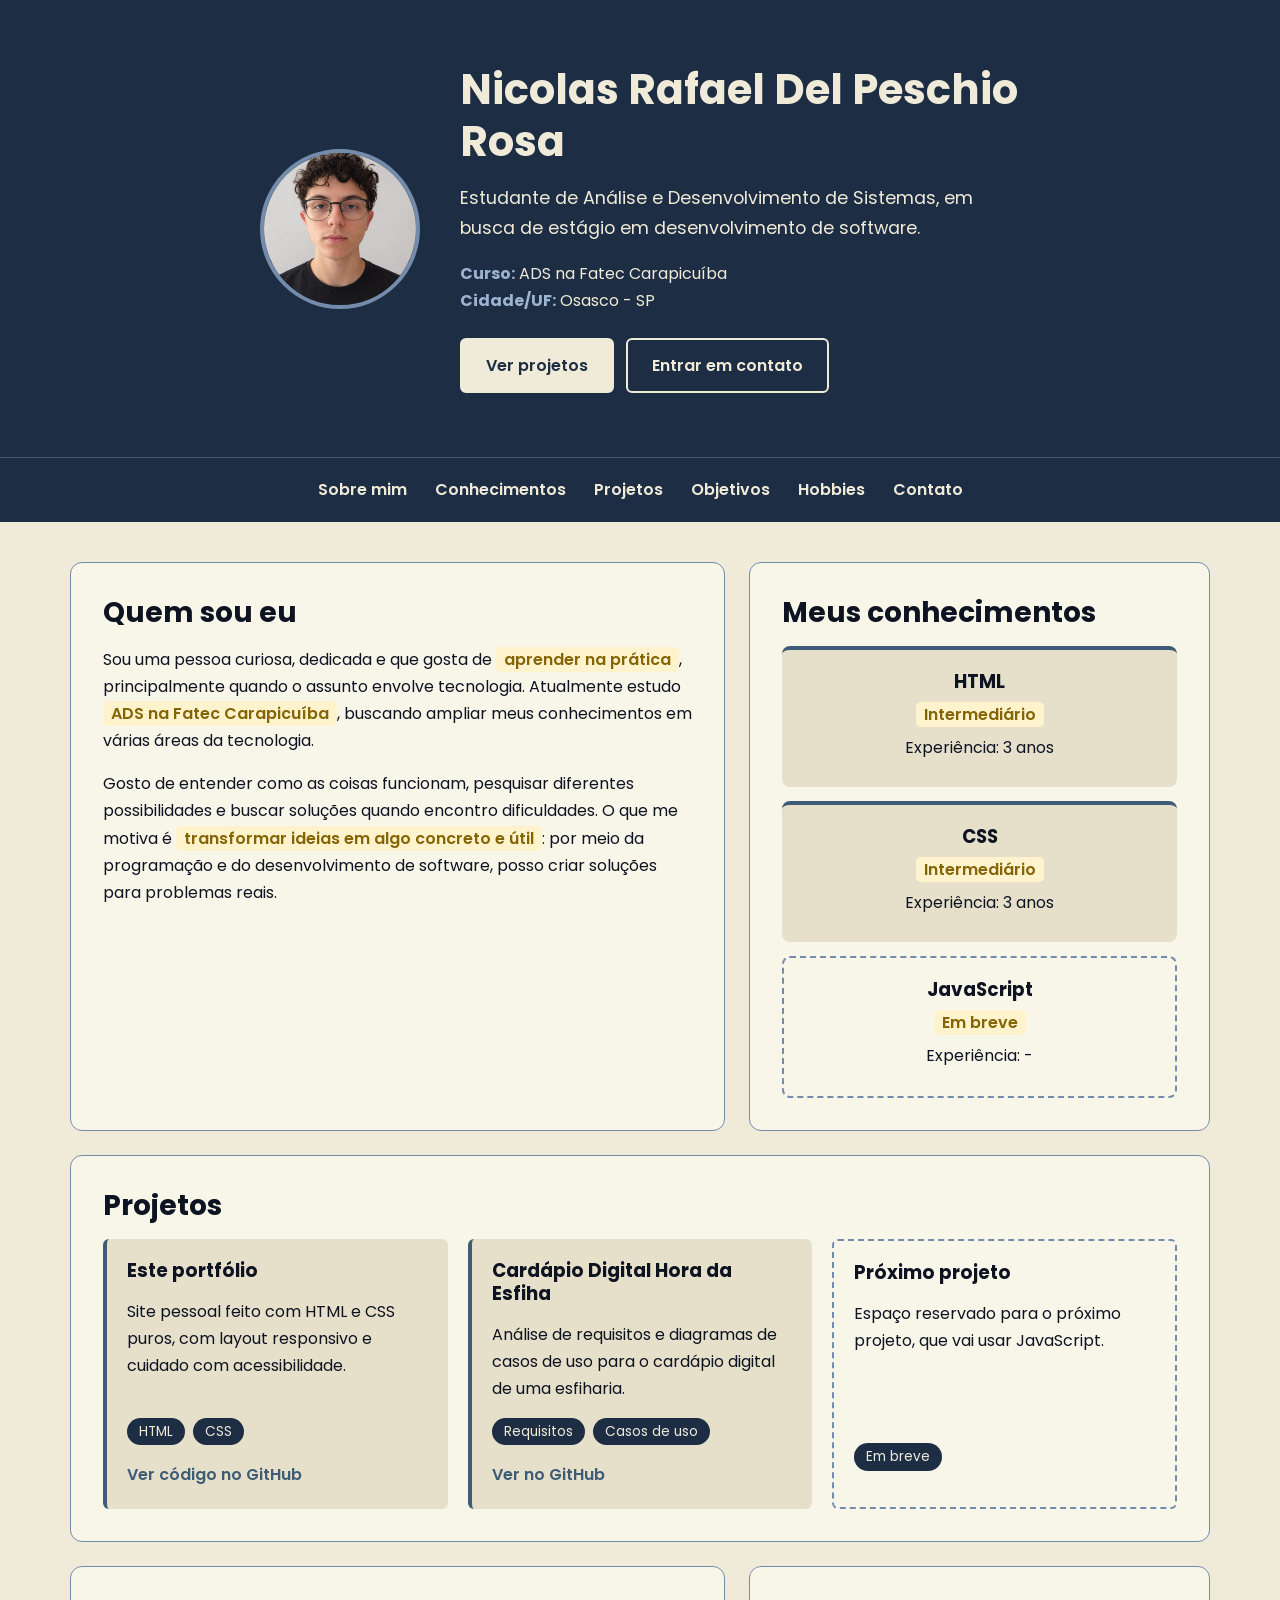
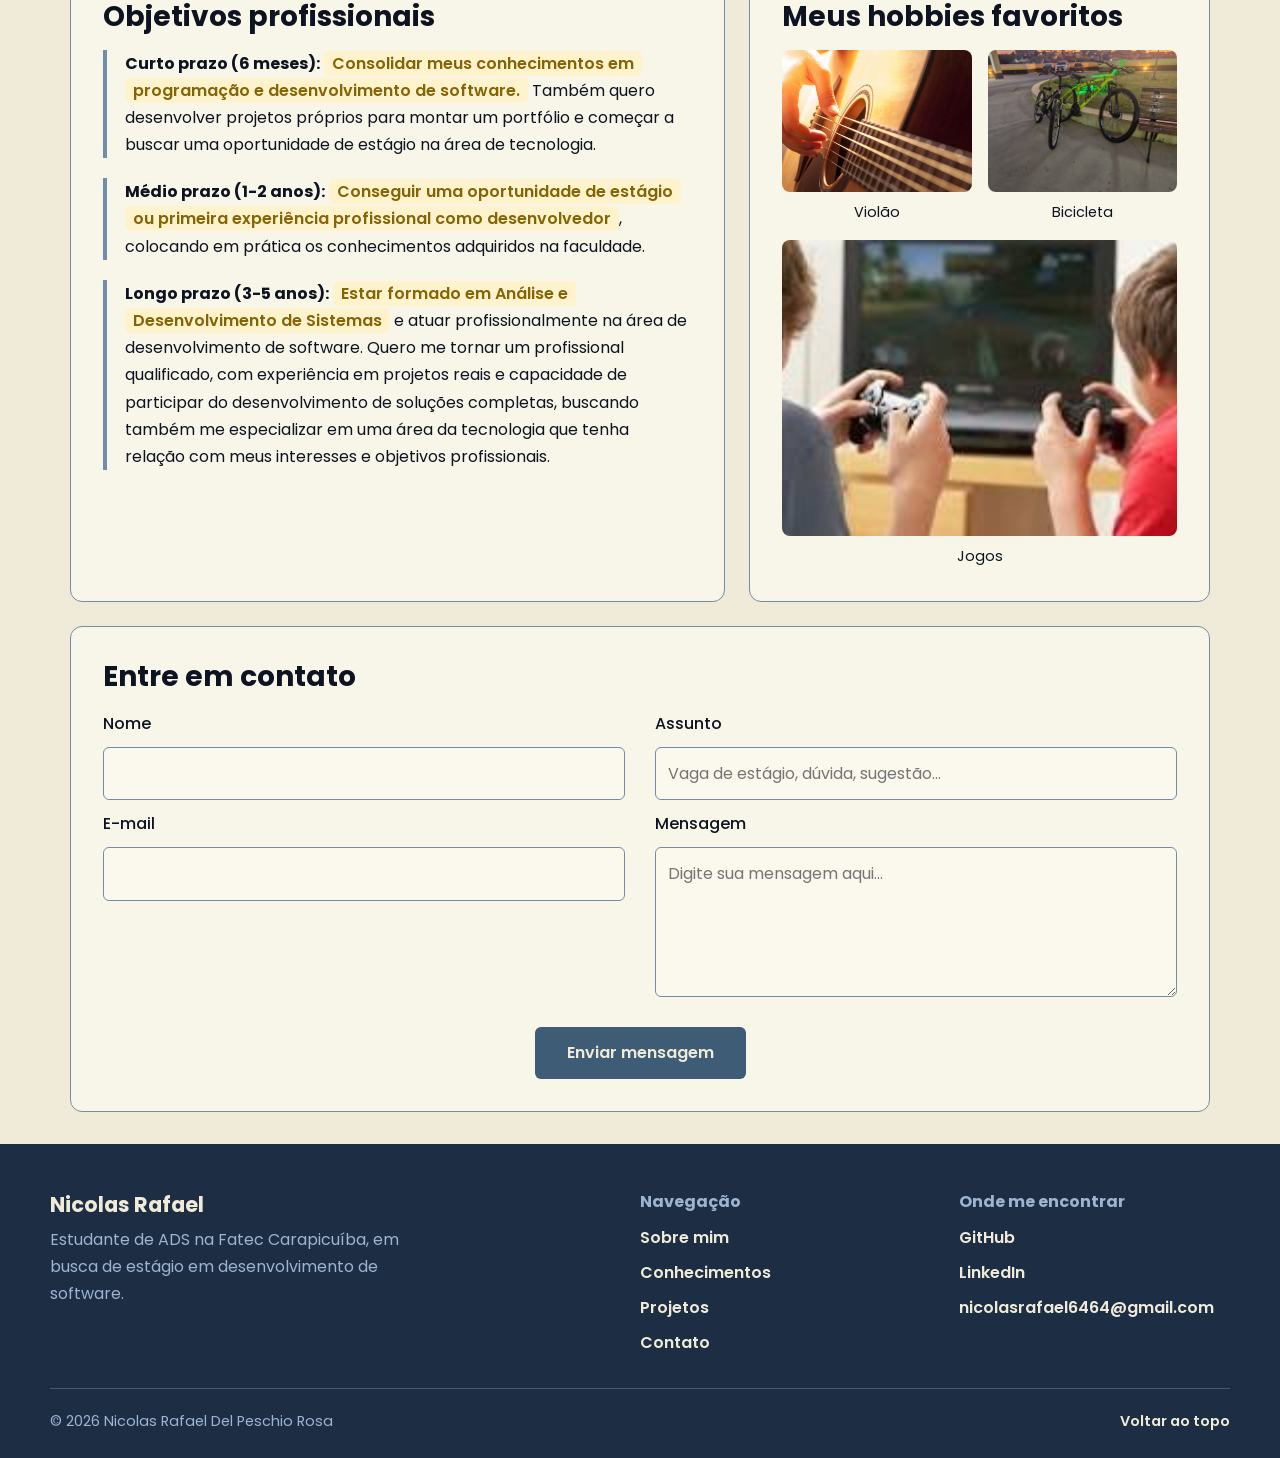
<file: web110/index.html>
<!DOCTYPE html>
<html lang="pt-BR">

<head>
    <meta charset="UTF-8">
    <meta name="viewport" content="width=device-width, initial-scale=1">
    <meta name="description" content="Portfólio de Nicolas Rafael, estudante de Análise e Desenvolvimento de Sistemas na Fatec Carapicuíba, em busca de estágio em desenvolvimento de software.">
    <title>Nicolas Rafael | Portfólio de Desenvolvimento de Software</title>
    <link rel="stylesheet" href="CSS/style.css">
    <link rel="preconnect" href="https://fonts.googleapis.com">
    <link rel="preconnect" href="https://fonts.gstatic.com" crossorigin>
    <!-- Carrega só os pesos usados (400, 500, 600, 700) para o site abrir mais rápido -->
    <link href="https://fonts.googleapis.com/css2?family=Poppins:wght@400;500;600;700&display=swap" rel="stylesheet">
</head>

<body>
    <a class="pular-conteudo" href="#conteudo">Pular para o conteúdo</a>

    <header class="hero">
        <img src="images/foto-perfil.jpeg" alt="Foto de Nicolas olhando para frente" width="160" height="160">
        <div class="hero-texto">
            <h1 id="titulo_principal">Nicolas Rafael Del Peschio Rosa</h1>
            <p class="hero-subtitulo">Estudante de Análise e Desenvolvimento de Sistemas, em busca de estágio em desenvolvimento de software.</p>
            <ul class="hero-info">
                <li><strong>Curso:</strong> ADS na Fatec Carapicuíba</li>
                <li><strong>Cidade/UF:</strong> Osasco - SP</li>
            </ul>
            <div class="hero-acoes">
                <a class="btn" href="#projetos">Ver projetos</a>
                <a class="btn btn-secundario" href="#contato-form">Entrar em contato</a>
            </div>
        </div>
    </header>

    <nav aria-label="Navegação principal">
        <a href="#sobre">Sobre mim</a>
        <a href="#conhecimentos">Conhecimentos</a>
        <a href="#projetos">Projetos</a>
        <a href="#objetivos">Objetivos</a>
        <a href="#hobbies">Hobbies</a>
        <a href="#contato-form">Contato</a>
    </nav>

    <main id="conteudo">
        <section id="sobre" class="card">
            <h2>Quem sou eu</h2>
            <p>Sou uma pessoa curiosa, dedicada e que gosta de <span class="destaque">aprender na prática</span>, principalmente quando o assunto envolve tecnologia. Atualmente estudo <span class="destaque">ADS na Fatec Carapicuíba</span>, buscando ampliar meus conhecimentos em várias áreas da tecnologia.</p>
            <p>Gosto de entender como as coisas funcionam, pesquisar diferentes possibilidades e buscar soluções quando encontro dificuldades. O que me motiva é <span class="destaque">transformar ideias em algo concreto e útil</span>: por meio da programação e do desenvolvimento de software, posso criar soluções para problemas reais.</p>
        </section>

        <section id="conhecimentos" class="card">
            <h2>Meus conhecimentos</h2>
            <ul class="habilidades">
                <li class="habilidade-card">
                    <h3>HTML</h3>
                    <p class="habilidade-nivel"><span class="destaque">Intermediário</span></p>
                    <p>Experiência: 3 anos</p>
                </li>
                <li class="habilidade-card">
                    <h3>CSS</h3>
                    <p class="habilidade-nivel"><span class="destaque">Intermediário</span></p>
                    <p>Experiência: 3 anos</p>
                </li>
                <li class="habilidade-card habilidade-breve">
                    <h3>JavaScript</h3>
                    <p class="habilidade-nivel"><span class="destaque">Em breve</span></p>
                    <p>Experiência: -</p>
                </li>
            </ul>
        </section>

        <section id="projetos" class="card">
            <h2>Projetos</h2>
            <div class="projetos-grade">
                <article class="projeto">
                    <h3>Este portfólio</h3>
                    <p>Site pessoal feito com HTML e CSS puros, com layout responsivo e cuidado com acessibilidade.</p>
                    <ul class="tags">
                        <li>HTML</li>
                        <li>CSS</li>
                    </ul>
                    <a href="https://github.com/Nicolas07-dev" target="_blank" rel="noopener noreferrer">Ver código no GitHub</a>
                </article>

                <article class="projeto">
                    <h3>Cardápio Digital Hora da Esfiha</h3>
                    <p>Análise de requisitos e diagramas de casos de uso para o cardápio digital de uma esfiharia.</p>
                    <ul class="tags">
                        <li>Requisitos</li>
                        <li>Casos de uso</li>
                    </ul>
                    <a href="https://github.com/Nicolas07-dev" target="_blank" rel="noopener noreferrer">Ver no GitHub</a>
                </article>

                <article class="projeto projeto-breve">
                    <h3>Próximo projeto</h3>
                    <p>Espaço reservado para o próximo projeto, que vai usar JavaScript.</p>
                    <ul class="tags">
                        <li>Em breve</li>
                    </ul>
                </article>
            </div>
        </section>

        <section id="objetivos" class="card">
            <h2>Objetivos profissionais</h2>
            <ol class="objetivos-lista">
                <li><strong>Curto prazo (6 meses):</strong> <span class="destaque">Consolidar meus conhecimentos em programação e desenvolvimento de software.</span> Também quero desenvolver projetos próprios para montar um portfólio e começar a buscar uma oportunidade de estágio na área de tecnologia.</li>
                <li><strong>Médio prazo (1-2 anos):</strong> <span class="destaque">Conseguir uma oportunidade de estágio ou primeira experiência profissional como desenvolvedor</span>, colocando em prática os conhecimentos adquiridos na faculdade.</li>
                <li><strong>Longo prazo (3-5 anos):</strong> <span class="destaque">Estar formado em Análise e Desenvolvimento de Sistemas</span> e atuar profissionalmente na área de desenvolvimento de software. Quero me tornar um profissional qualificado, com experiência em projetos reais e capacidade de participar do desenvolvimento de soluções completas, buscando também me especializar em uma área da tecnologia que tenha relação com meus interesses e objetivos profissionais.</li>
            </ol>
        </section>

        <section id="hobbies" class="card">
            <h2>Meus hobbies favoritos</h2>
            <div class="galeria">
                <figure>
                    <img src="images/violao.webp" alt="Violão preto pendurado na parede" width="300" height="225" loading="lazy">
                    <figcaption>Violão</figcaption>
                </figure>
                <figure>
                    <img src="images/bicicleta.jpeg" alt="Bicicletas preta e verde em uma área verde com pôr do sol ao fundo" width="300" height="225" loading="lazy">
                    <figcaption>Bicicleta</figcaption>
                </figure>
                <figure>
                    <img src="images/jogos.jpg" alt="Dois meninos jogando videogame" width="300" height="225" loading="lazy">
                    <figcaption>Jogos</figcaption>
                </figure>
            </div>
        </section>

        <section id="contato-form" class="card">
            <h2>Entre em contato</h2>
            <!-- Para o formulário enviar de verdade, crie um endpoint gratuito (ex.: Formspree) e coloque a URL em action.
                 Exemplo: <form action="https://formspree.io/f/SEU_CODIGO" method="POST"> -->
            <form class="formulario" method="POST">
                <div class="lado-esquerdo">
                    <label for="nomeContato">Nome</label>
                    <input type="text" id="nomeContato" name="nome" autocomplete="name" required>

                    <label for="emailContato">E-mail</label>
                    <input type="email" id="emailContato" name="email" autocomplete="email" required>
                </div>

                <div class="lado-direito">
                    <label for="assunto">Assunto</label>
                    <input type="text" id="assunto" name="assunto" placeholder="Vaga de estágio, dúvida, sugestão...">

                    <label for="mensagemContato">Mensagem</label>
                    <textarea id="mensagemContato" name="mensagem" placeholder="Digite sua mensagem aqui..." required></textarea>
                </div>

                <button type="submit">Enviar mensagem</button>
            </form>
        </section>
    </main>

    <footer id="contato">
        <div class="footer-conteudo">
            <div class="footer-sobre">
                <h2>Nicolas Rafael</h2>
                <p>Estudante de ADS na Fatec Carapicuíba, em busca de estágio em desenvolvimento de software.</p>
            </div>

            <div class="footer-coluna">
                <h3>Navegação</h3>
                <ul>
                    <li><a href="#sobre">Sobre mim</a></li>
                    <li><a href="#conhecimentos">Conhecimentos</a></li>
                    <li><a href="#projetos">Projetos</a></li>
                    <li><a href="#contato-form">Contato</a></li>
                </ul>
            </div>

            <div class="footer-coluna">
                <h3>Onde me encontrar</h3>
                <ul>
                    <li><a href="https://github.com/Nicolas07-dev" target="_blank" rel="noopener noreferrer">GitHub</a></li>
                    <li><a href="https://www.linkedin.com/in/nicolas-rafael-7918233a5/" target="_blank" rel="noopener noreferrer">LinkedIn</a></li>
                    <li><a href="mailto:nicolasrafael6464@gmail.com">nicolasrafael6464@gmail.com</a></li>
                </ul>
            </div>
        </div>

        <div class="footer-base">
            <p>&copy; 2026 Nicolas Rafael Del Peschio Rosa</p>
            <a href="#titulo_principal">Voltar ao topo</a>
        </div>
    </footer>
</body>
</html>
</file>
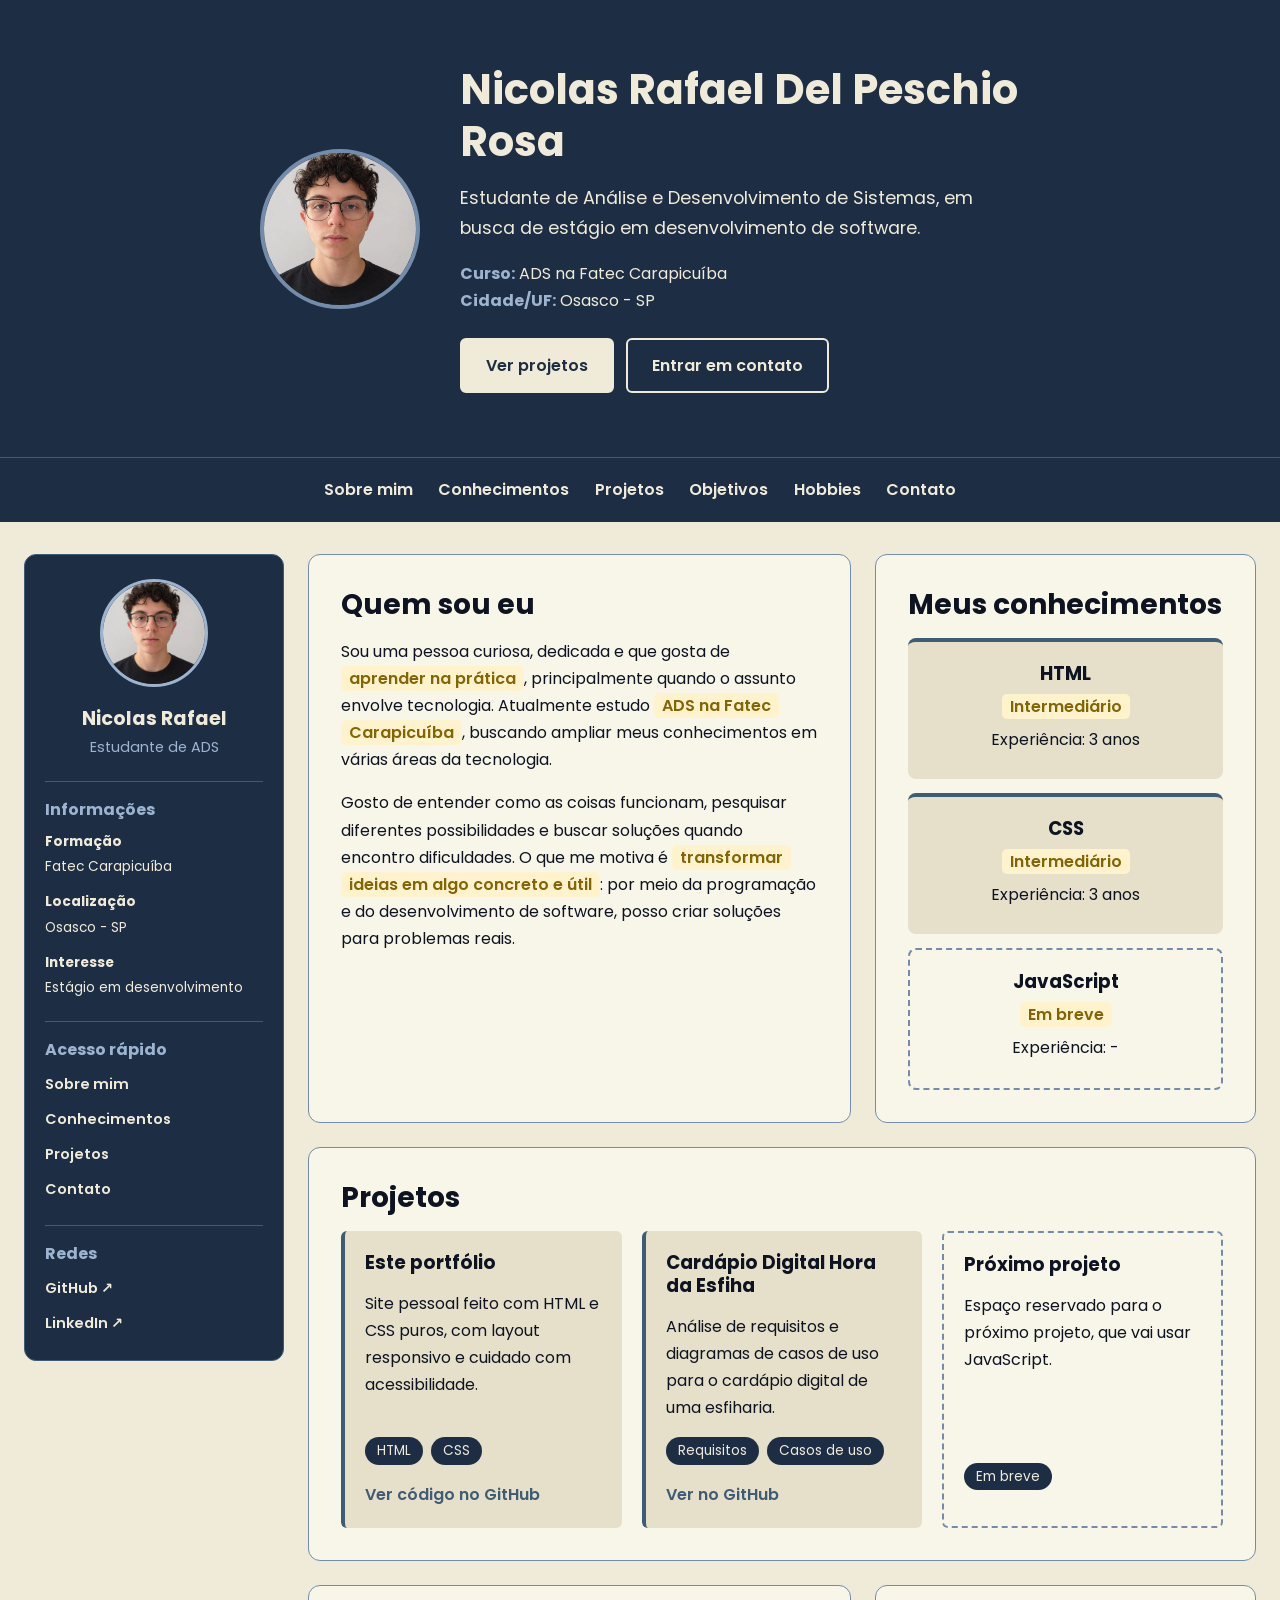
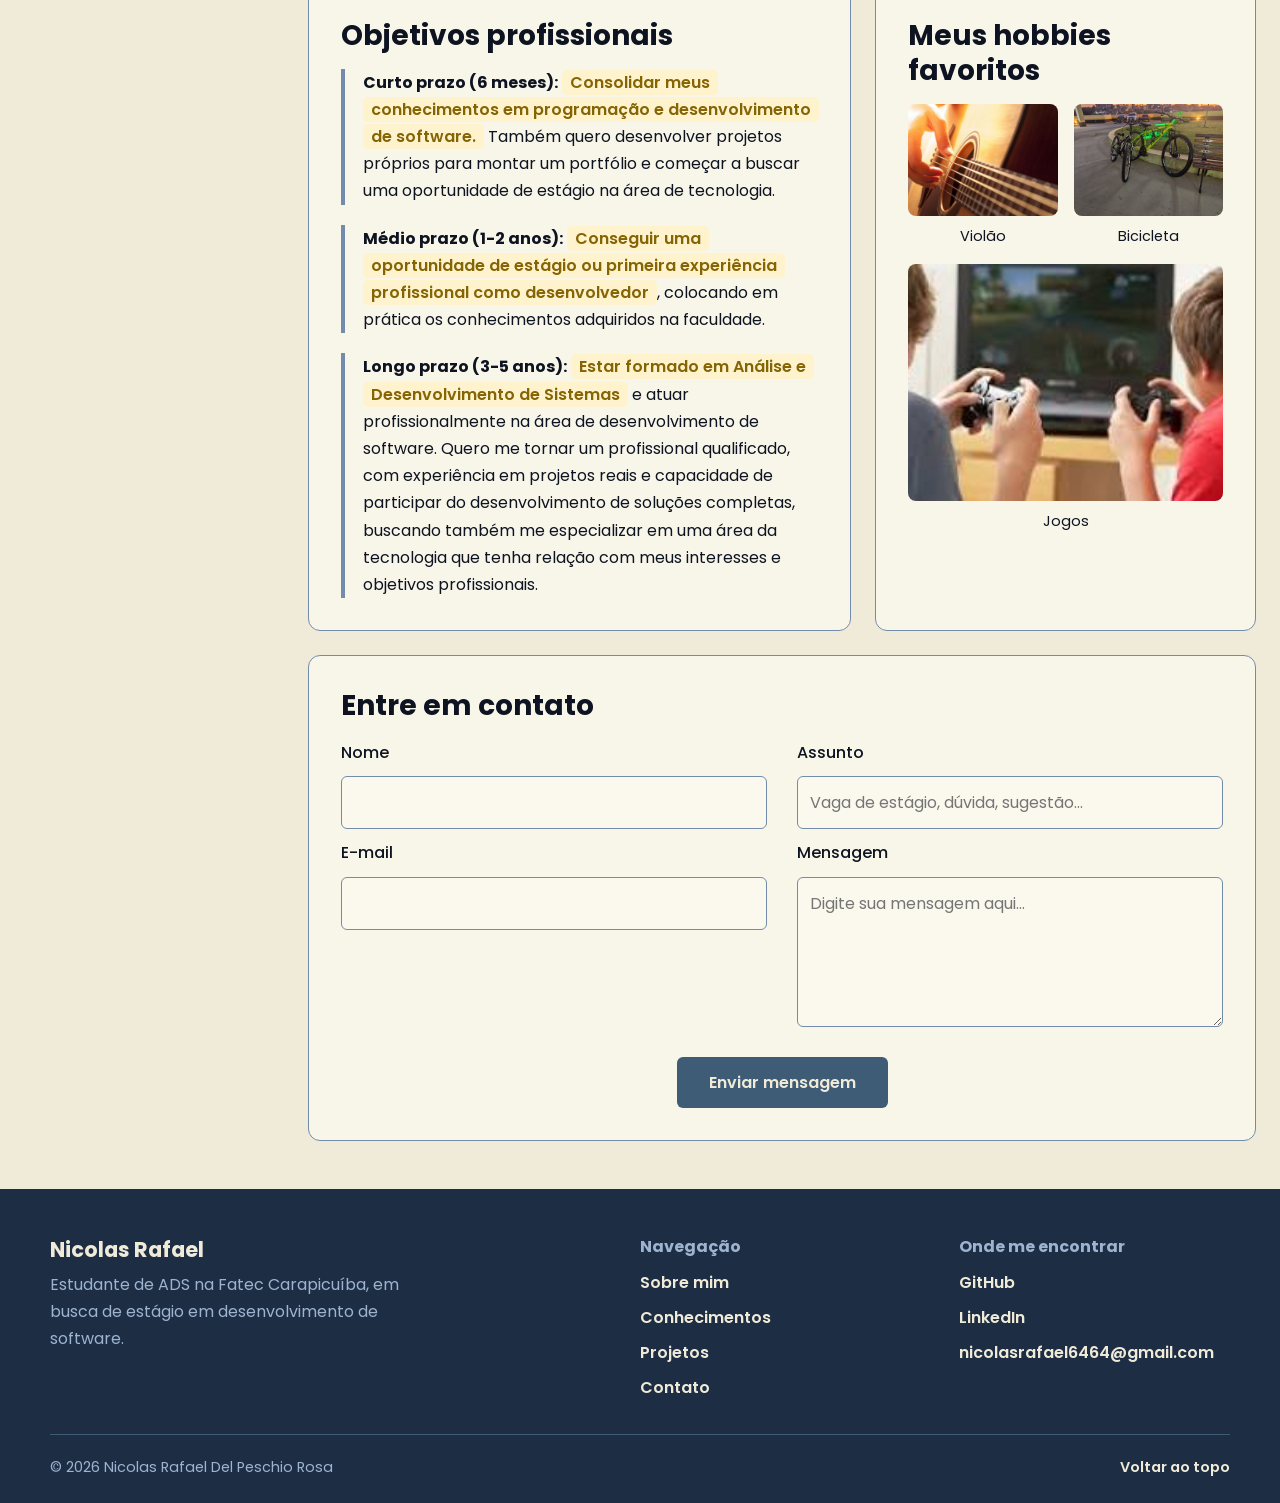
<file: web111/index.html>
<!DOCTYPE html>
<html lang="pt-BR">

<head>
    <meta charset="UTF-8">
    <meta name="viewport" content="width=device-width, initial-scale=1">
    <meta name="description" content="Portfólio de Nicolas Rafael, estudante de Análise e Desenvolvimento de Sistemas na Fatec Carapicuíba, em busca de estágio em desenvolvimento de software.">
    <title>Nicolas Rafael | Portfólio de Desenvolvimento de Software</title>
    <link rel="stylesheet" href="CSS/style.css">
    <link rel="preconnect" href="https://fonts.googleapis.com">
    <link rel="preconnect" href="https://fonts.gstatic.com" crossorigin>
    <!-- Carrega só os pesos usados (400, 500, 600, 700) para o site abrir mais rápido -->
    <link href="https://fonts.googleapis.com/css2?family=Poppins:wght@400;500;600;700&display=swap" rel="stylesheet">
</head>

<body>
    <a class="pular-conteudo" href="#conteudo">Pular para o conteúdo</a>

    <header class="hero">
        <img src="images/foto-perfil.jpeg" alt="Foto de Nicolas olhando para frente" width="160" height="160">
        <div class="hero-texto">
            <h1 id="titulo_principal">Nicolas Rafael Del Peschio Rosa</h1>
            <p class="hero-subtitulo">Estudante de Análise e Desenvolvimento de Sistemas, em busca de estágio em desenvolvimento de software.</p>
            <ul class="hero-info">
                <li><strong>Curso:</strong> ADS na Fatec Carapicuíba</li>
                <li><strong>Cidade/UF:</strong> Osasco - SP</li>
            </ul>
            <div class="hero-acoes">
                <a class="btn" href="#projetos">Ver projetos</a>
                <a class="btn btn-secundario" href="#contato-form">Entrar em contato</a>
            </div>
        </div>
    </header>

    <nav class="menu-principal" aria-label="Navegação principal">
        <button class="menu-toggle" type="button" aria-expanded="false" aria-controls="menu-links" aria-label="Abrir menu de navegação">
            <span class="menu-icone" aria-hidden="true"><span></span><span></span><span></span></span>
            <span>Menu</span>
        </button>
        <div class="menu-links" id="menu-links">
            <a href="#sobre">Sobre mim</a>
            <a href="#conhecimentos">Conhecimentos</a>
            <a href="#projetos">Projetos</a>
            <a href="#objetivos">Objetivos</a>
            <a href="#hobbies">Hobbies</a>
            <a href="#contato-form">Contato</a>
        </div>
    </nav>

    <div class="layout-conteudo">
        <aside class="sidebar" aria-label="Informações e atalhos do portfólio">
            <div class="sidebar-perfil">
                <img src="images/foto-perfil.jpeg" alt="Foto de Nicolas Rafael" width="108" height="108" loading="lazy">
                <h2>Nicolas Rafael</h2>
                <p>Estudante de ADS</p>
            </div>
            <div class="sidebar-bloco">
                <h3>Informações</h3>
                <ul class="sidebar-detalhes">
                    <li><strong>Formação</strong><span>Fatec Carapicuíba</span></li>
                    <li><strong>Localização</strong><span>Osasco - SP</span></li>
                    <li><strong>Interesse</strong><span>Estágio em desenvolvimento</span></li>
                </ul>
            </div>
            <div class="sidebar-bloco">
                <h3>Acesso rápido</h3>
                <ul class="sidebar-links">
                    <li><a href="#sobre">Sobre mim</a></li>
                    <li><a href="#conhecimentos">Conhecimentos</a></li>
                    <li><a href="#projetos">Projetos</a></li>
                    <li><a href="#contato-form">Contato</a></li>
                </ul>
            </div>
            <div class="sidebar-bloco">
                <h3>Redes</h3>
                <ul class="sidebar-links">
                    <li><a href="https://github.com/Nicolas07-dev" target="_blank" rel="noopener noreferrer">GitHub ↗</a></li>
                    <li><a href="https://www.linkedin.com/in/nicolas-rafael-7918233a5/" target="_blank" rel="noopener noreferrer">LinkedIn ↗</a></li>
                </ul>
            </div>
        </aside>

        <main id="conteudo">
        <section id="sobre" class="card">
            <h2>Quem sou eu</h2>
            <p>Sou uma pessoa curiosa, dedicada e que gosta de <span class="destaque">aprender na prática</span>, principalmente quando o assunto envolve tecnologia. Atualmente estudo <span class="destaque">ADS na Fatec Carapicuíba</span>, buscando ampliar meus conhecimentos em várias áreas da tecnologia.</p>
            <p>Gosto de entender como as coisas funcionam, pesquisar diferentes possibilidades e buscar soluções quando encontro dificuldades. O que me motiva é <span class="destaque">transformar ideias em algo concreto e útil</span>: por meio da programação e do desenvolvimento de software, posso criar soluções para problemas reais.</p>
        </section>

        <section id="conhecimentos" class="card">
            <h2>Meus conhecimentos</h2>
            <ul class="habilidades">
                <li class="habilidade-card">
                    <h3>HTML</h3>
                    <p class="habilidade-nivel"><span class="destaque">Intermediário</span></p>
                    <p>Experiência: 3 anos</p>
                </li>
                <li class="habilidade-card">
                    <h3>CSS</h3>
                    <p class="habilidade-nivel"><span class="destaque">Intermediário</span></p>
                    <p>Experiência: 3 anos</p>
                </li>
                <li class="habilidade-card habilidade-breve">
                    <h3>JavaScript</h3>
                    <p class="habilidade-nivel"><span class="destaque">Em breve</span></p>
                    <p>Experiência: -</p>
                </li>
            </ul>
        </section>

        <section id="projetos" class="card">
            <h2>Projetos</h2>
            <div class="projetos-grade">
                <article class="projeto">
                    <h3>Este portfólio</h3>
                    <p>Site pessoal feito com HTML e CSS puros, com layout responsivo e cuidado com acessibilidade.</p>
                    <ul class="tags">
                        <li>HTML</li>
                        <li>CSS</li>
                    </ul>
                    <a href="https://github.com/Nicolas07-dev" target="_blank" rel="noopener noreferrer">Ver código no GitHub</a>
                </article>

                <article class="projeto">
                    <h3>Cardápio Digital Hora da Esfiha</h3>
                    <p>Análise de requisitos e diagramas de casos de uso para o cardápio digital de uma esfiharia.</p>
                    <ul class="tags">
                        <li>Requisitos</li>
                        <li>Casos de uso</li>
                    </ul>
                    <a href="https://github.com/Nicolas07-dev" target="_blank" rel="noopener noreferrer">Ver no GitHub</a>
                </article>

                <article class="projeto projeto-breve">
                    <h3>Próximo projeto</h3>
                    <p>Espaço reservado para o próximo projeto, que vai usar JavaScript.</p>
                    <ul class="tags">
                        <li>Em breve</li>
                    </ul>
                </article>
            </div>
        </section>

        <section id="objetivos" class="card">
            <h2>Objetivos profissionais</h2>
            <ol class="objetivos-lista">
                <li><strong>Curto prazo (6 meses):</strong> <span class="destaque">Consolidar meus conhecimentos em programação e desenvolvimento de software.</span> Também quero desenvolver projetos próprios para montar um portfólio e começar a buscar uma oportunidade de estágio na área de tecnologia.</li>
                <li><strong>Médio prazo (1-2 anos):</strong> <span class="destaque">Conseguir uma oportunidade de estágio ou primeira experiência profissional como desenvolvedor</span>, colocando em prática os conhecimentos adquiridos na faculdade.</li>
                <li><strong>Longo prazo (3-5 anos):</strong> <span class="destaque">Estar formado em Análise e Desenvolvimento de Sistemas</span> e atuar profissionalmente na área de desenvolvimento de software. Quero me tornar um profissional qualificado, com experiência em projetos reais e capacidade de participar do desenvolvimento de soluções completas, buscando também me especializar em uma área da tecnologia que tenha relação com meus interesses e objetivos profissionais.</li>
            </ol>
        </section>

        <section id="hobbies" class="card">
            <h2>Meus hobbies favoritos</h2>
            <div class="galeria">
                <figure>
                    <img src="images/violao.webp" alt="Violão preto pendurado na parede" width="300" height="225" loading="lazy">
                    <figcaption>Violão</figcaption>
                </figure>
                <figure>
                    <img src="images/bicicleta.jpeg" alt="Bicicletas preta e verde em uma área verde com pôr do sol ao fundo" width="300" height="225" loading="lazy">
                    <figcaption>Bicicleta</figcaption>
                </figure>
                <figure>
                    <img src="images/jogos.jpg" alt="Dois meninos jogando videogame" width="300" height="225" loading="lazy">
                    <figcaption>Jogos</figcaption>
                </figure>
            </div>
        </section>

        <section id="contato-form" class="card">
            <h2>Entre em contato</h2>
            <!-- Para o formulário enviar de verdade, crie um endpoint gratuito (ex.: Formspree) e coloque a URL em action.
                 Exemplo: <form action="https://formspree.io/f/SEU_CODIGO" method="POST"> -->
            <form class="formulario" method="POST">
                <div class="lado-esquerdo">
                    <label for="nomeContato">Nome</label>
                    <input type="text" id="nomeContato" name="nome" autocomplete="name" required>

                    <label for="emailContato">E-mail</label>
                    <input type="email" id="emailContato" name="email" autocomplete="email" required>
                </div>

                <div class="lado-direito">
                    <label for="assunto">Assunto</label>
                    <input type="text" id="assunto" name="assunto" placeholder="Vaga de estágio, dúvida, sugestão...">

                    <label for="mensagemContato">Mensagem</label>
                    <textarea id="mensagemContato" name="mensagem" placeholder="Digite sua mensagem aqui..." required></textarea>
                </div>

                <button type="submit">Enviar mensagem</button>
            </form>
        </section>
        </main>
    </div>

    <footer id="contato">
        <div class="footer-conteudo">
            <div class="footer-sobre">
                <h2>Nicolas Rafael</h2>
                <p>Estudante de ADS na Fatec Carapicuíba, em busca de estágio em desenvolvimento de software.</p>
            </div>

            <div class="footer-coluna">
                <h3>Navegação</h3>
                <ul>
                    <li><a href="#sobre">Sobre mim</a></li>
                    <li><a href="#conhecimentos">Conhecimentos</a></li>
                    <li><a href="#projetos">Projetos</a></li>
                    <li><a href="#contato-form">Contato</a></li>
                </ul>
            </div>

            <div class="footer-coluna">
                <h3>Onde me encontrar</h3>
                <ul>
                    <li><a href="https://github.com/Nicolas07-dev" target="_blank" rel="noopener noreferrer">GitHub</a></li>
                    <li><a href="https://www.linkedin.com/in/nicolas-rafael-7918233a5/" target="_blank" rel="noopener noreferrer">LinkedIn</a></li>
                    <li><a href="mailto:nicolasrafael6464@gmail.com">nicolasrafael6464@gmail.com</a></li>
                </ul>
            </div>
        </div>

        <div class="footer-base">
            <p>&copy; 2026 Nicolas Rafael Del Peschio Rosa</p>
            <a href="#titulo_principal">Voltar ao topo</a>
        </div>
    </footer>
    <script>
        const botaoMenu = document.querySelector('.menu-toggle');
        const linksMenu = document.querySelector('.menu-links');

        function fecharMenu() {
            linksMenu.classList.remove('menu-aberto');
            botaoMenu.setAttribute('aria-expanded', 'false');
            botaoMenu.setAttribute('aria-label', 'Abrir menu de navegação');
        }

        botaoMenu.addEventListener('click', () => {
            const aberto = linksMenu.classList.toggle('menu-aberto');
            botaoMenu.setAttribute('aria-expanded', String(aberto));
            botaoMenu.setAttribute('aria-label', aberto ? 'Fechar menu de navegação' : 'Abrir menu de navegação');
        });

        linksMenu.querySelectorAll('a').forEach(link => {
            link.addEventListener('click', fecharMenu);
        });

        document.addEventListener('keydown', evento => {
            if (evento.key === 'Escape') {
                fecharMenu();
                botaoMenu.focus();
            }
        });

        window.matchMedia('(min-width: 701px)').addEventListener('change', fecharMenu);
    </script>
</body>
</html>
</file>
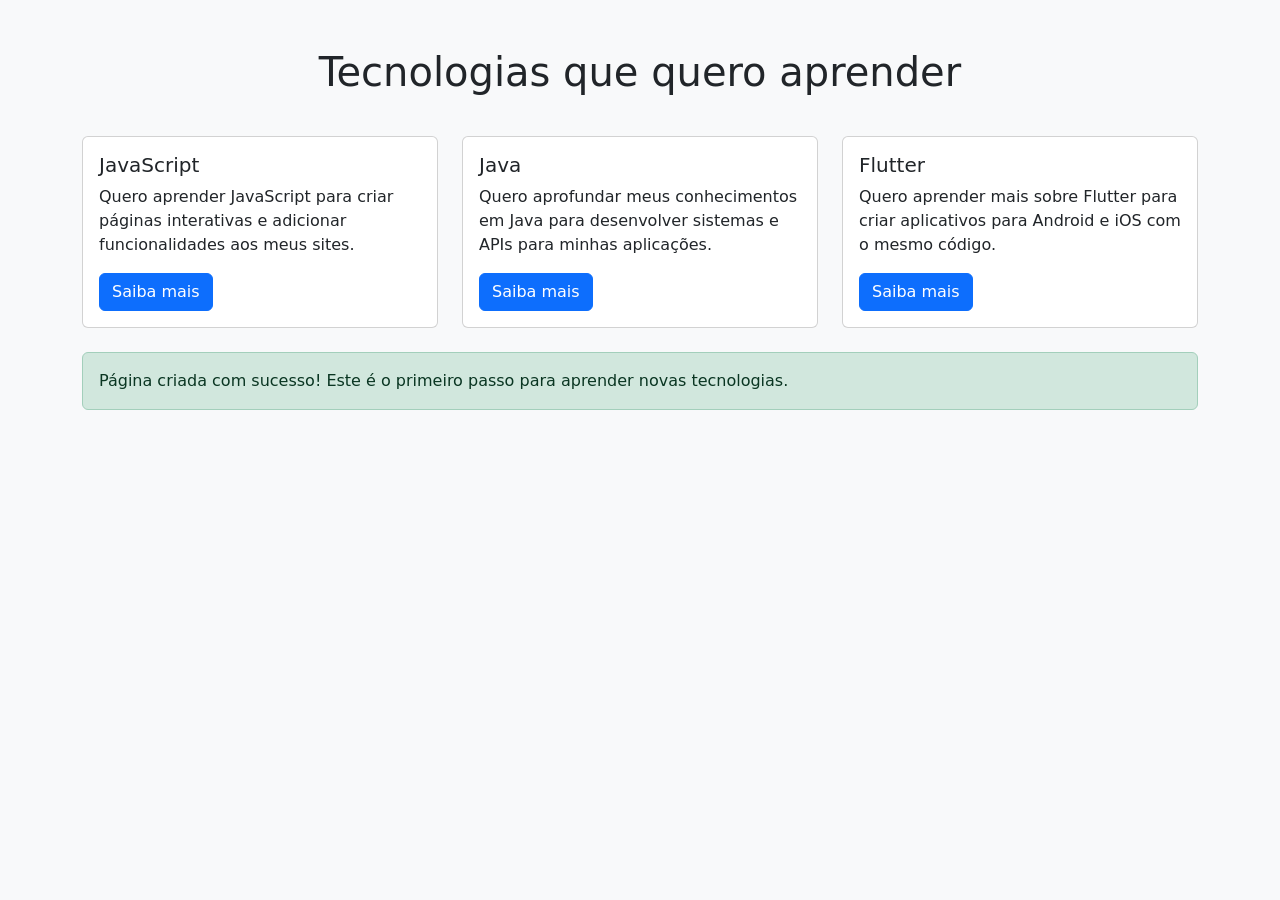
<file: web112/index.html>
<!DOCTYPE html>
<html lang="pt-BR">
<head>
    <meta charset="UTF-8">
    <meta name="viewport" content="width=device-width, initial-scale=1.0">
    <title>Tecnologias que quero aprender</title>
    <link
        href="https://cdn.jsdelivr.net/npm/bootstrap@5.3.3/dist/css/bootstrap.min.css"
        rel="stylesheet"
    >
</head>
<body class="bg-light">

    <main class="container my-5">
        <h1 class="text-center">Tecnologias que quero aprender</h1>

        <div class="row g-4 mt-3">

            <div class="col-md-4">
                <div class="card h-100">
                    <div class="card-body">
                        <h5 class="card-title">JavaScript</h5>
                        <p class="card-text">
                            Quero aprender JavaScript para criar páginas
                            interativas e adicionar funcionalidades aos meus sites.
                        </p>
                        <a href="https://developer.mozilla.org/pt-BR/docs/Web/JavaScript"
                           class="btn btn-primary">
                            Saiba mais
                        </a>
                    </div>
                </div>
            </div>

            <div class="col-md-4">
                <div class="card h-100">
                    <div class="card-body">
                        <h5 class="card-title">Java</h5>
                        <p class="card-text">
                            Quero aprofundar meus conhecimentos em Java para
                            desenvolver sistemas e APIs para minhas aplicações.
                        </p>
                        <a href="https://dev.java/"
                           class="btn btn-primary">
                            Saiba mais
                        </a>
                    </div>
                </div>
            </div>

            <div class="col-md-4">
                <div class="card h-100">
                    <div class="card-body">
                        <h5 class="card-title">Flutter</h5>
                        <p class="card-text">
                            Quero aprender mais sobre Flutter para criar
                            aplicativos para Android e iOS com o mesmo código.
                        </p>
                        <a href="https://flutter.dev/"
                           class="btn btn-primary">
                            Saiba mais
                        </a>
                    </div>
                </div>
            </div>

        </div>

        <div class="alert alert-success mt-4" role="alert">
            Página criada com sucesso! Este é o primeiro passo para aprender
            novas tecnologias.
        </div>
    </main>

</body>
</html>
</file>
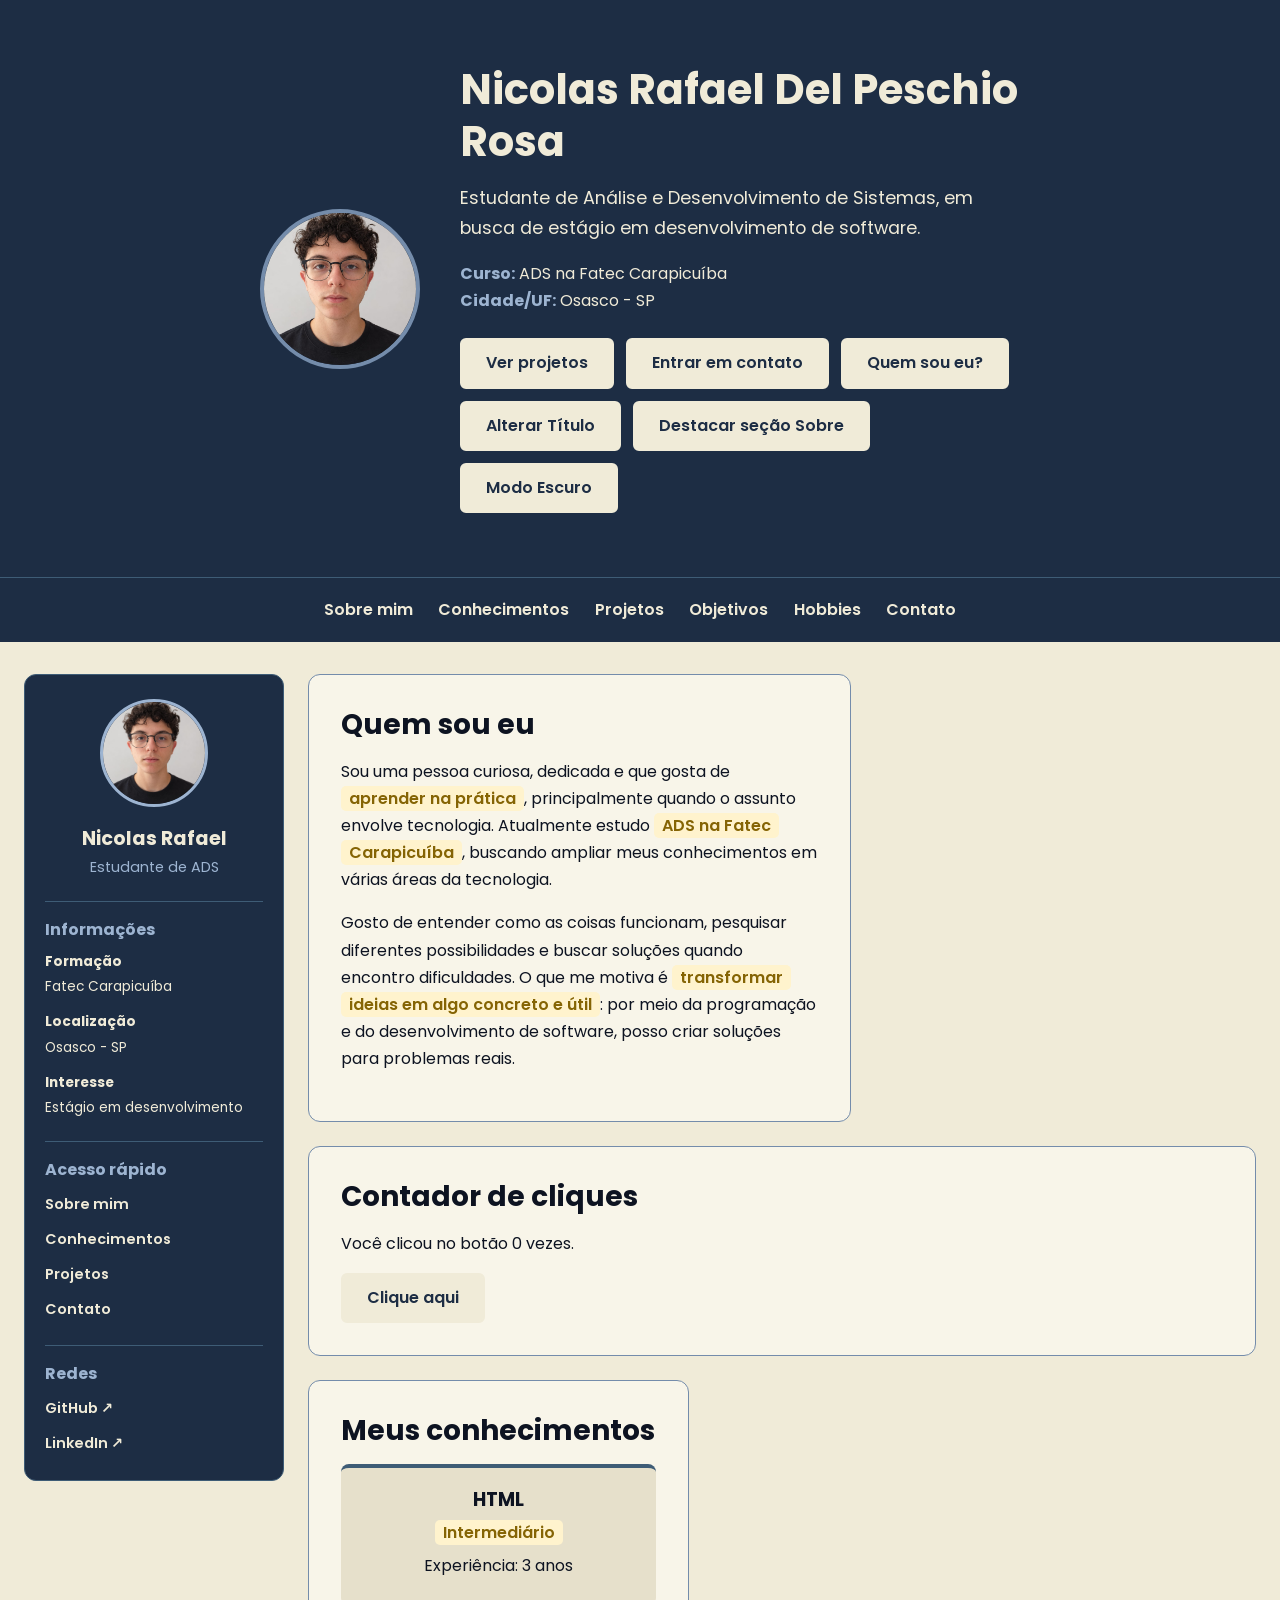
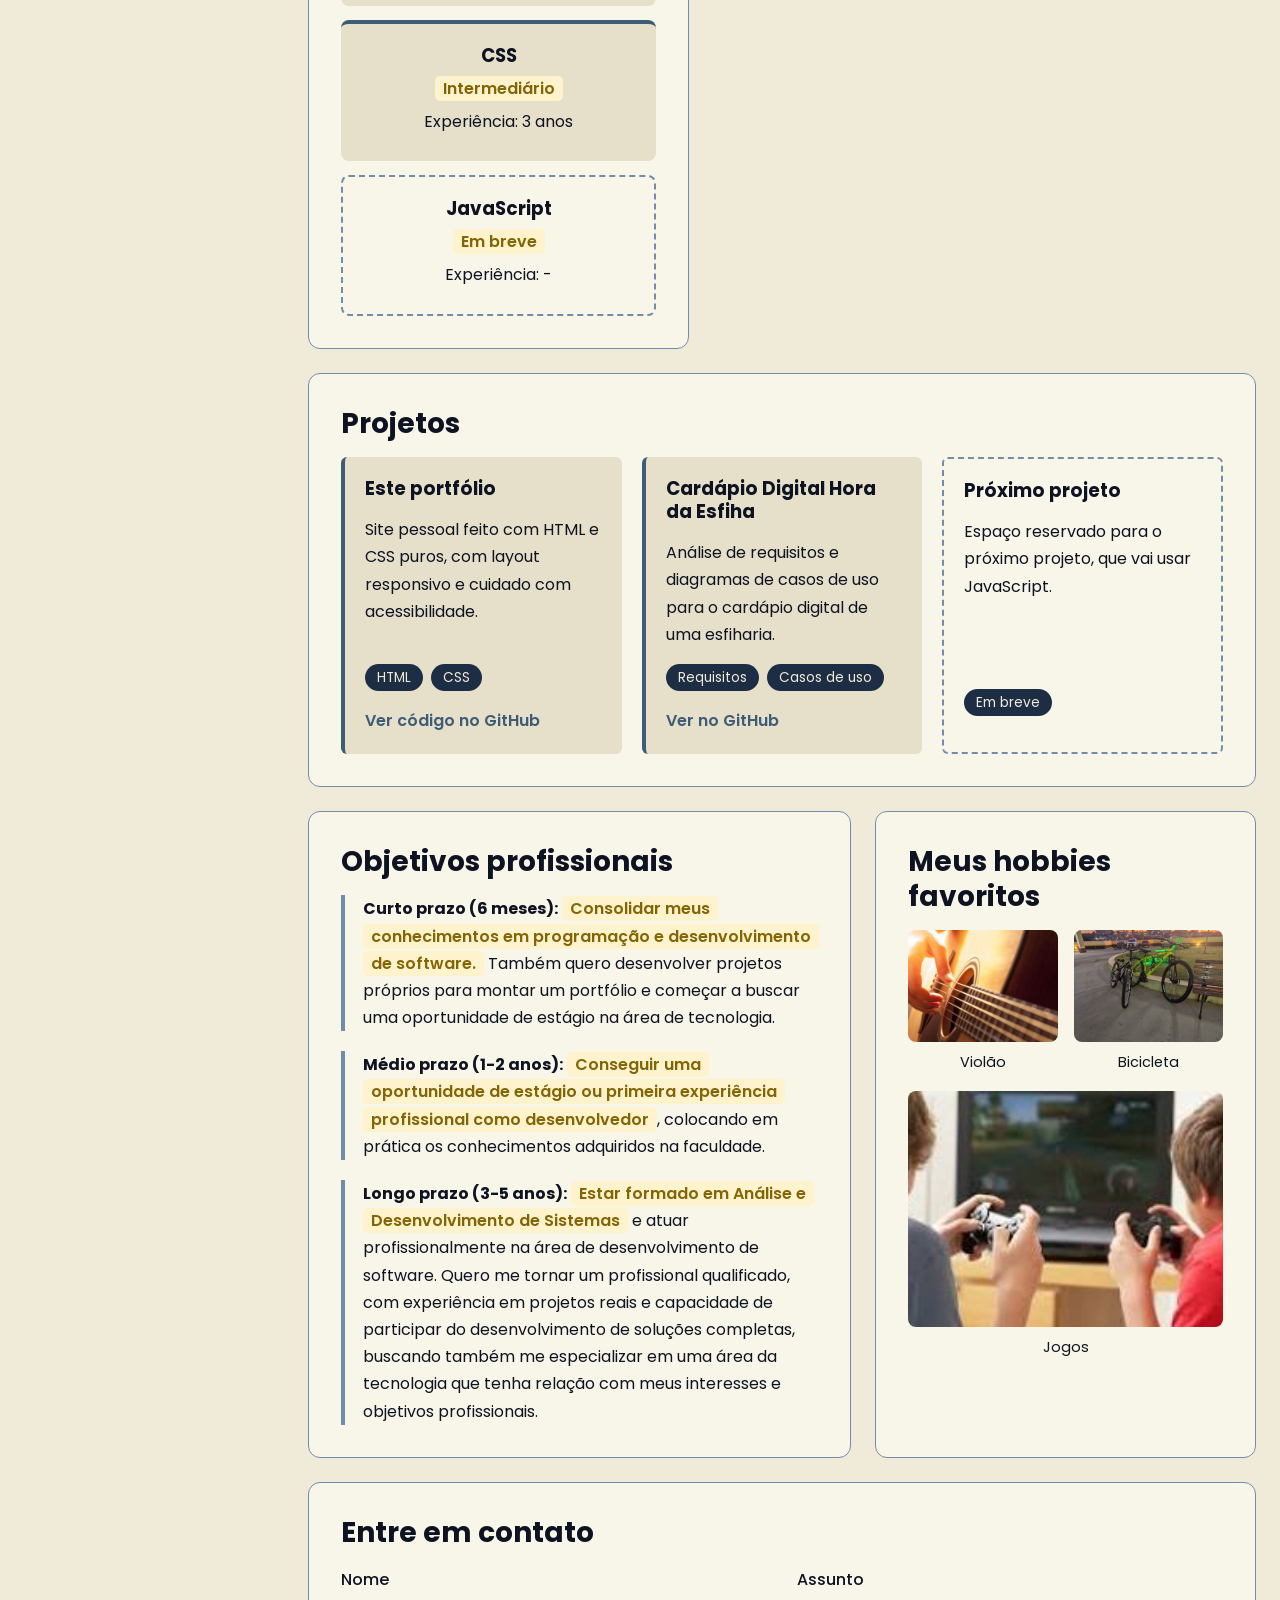
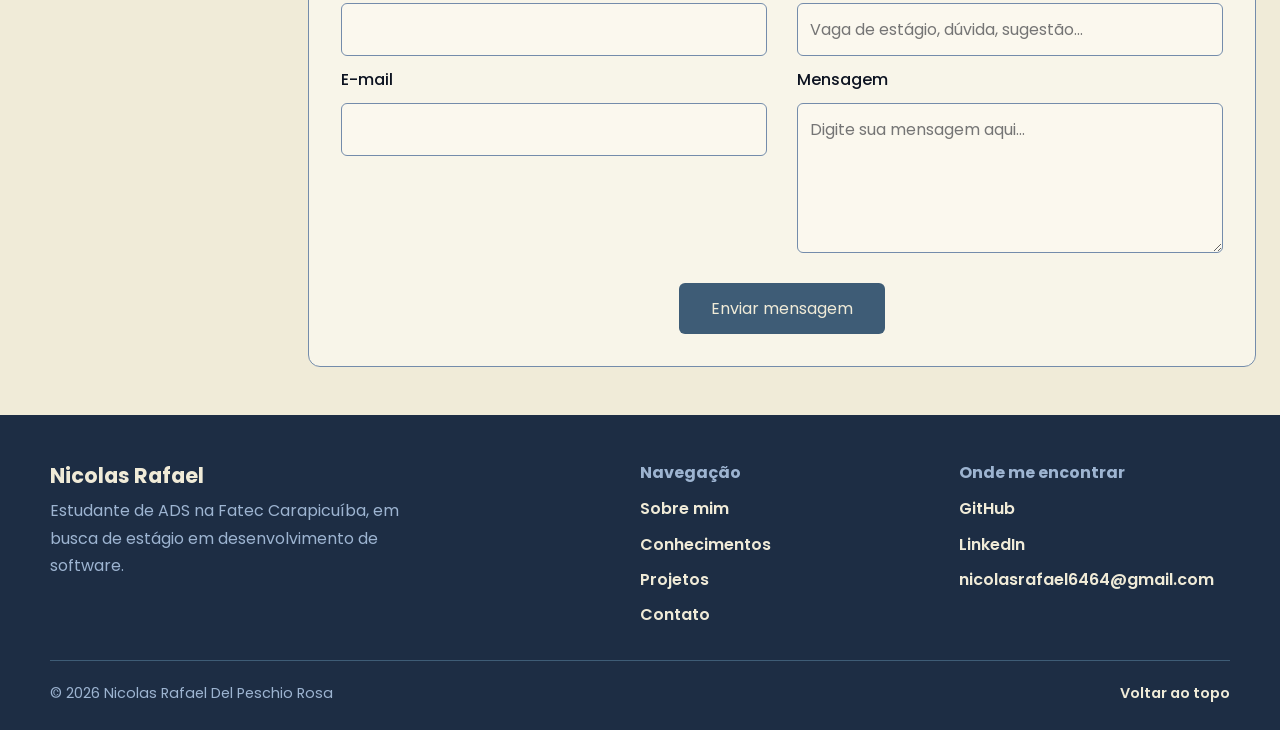
<file: web113/index.html>
<!DOCTYPE html>
<html lang="pt-BR">

<head>
    <meta charset="UTF-8">
    <meta name="viewport" content="width=device-width, initial-scale=1">
    <meta name="description" content="Portfólio de Nicolas Rafael, estudante de Análise e Desenvolvimento de Sistemas na Fatec Carapicuíba, em busca de estágio em desenvolvimento de software.">
    <title>Nicolas Rafael | Portfólio de Desenvolvimento de Software</title>
    <link rel="stylesheet" href="CSS/style.css">
    <link rel="preconnect" href="https://fonts.googleapis.com">
    <link rel="preconnect" href="https://fonts.gstatic.com" crossorigin>
    <!-- Carrega só os pesos usados (400, 500, 600, 700) para o site abrir mais rápido -->
    <link href="https://fonts.googleapis.com/css2?family=Poppins:wght@400;500;600;700&display=swap" rel="stylesheet">
</head>

<body>
    <a class="pular-conteudo" href="#conteudo">Pular para o conteúdo</a>

    <header class="hero">
        <img src="images/foto-perfil.jpeg" alt="Foto de Nicolas olhando para frente" width="160" height="160">
        <div class="hero-texto">
            <h1 id="titulo_principal">Nicolas Rafael Del Peschio Rosa</h1>
            <p class="hero-subtitulo">Estudante de Análise e Desenvolvimento de Sistemas, em busca de estágio em desenvolvimento de software.</p>
            <ul class="hero-info">
                <li><strong>Curso:</strong> ADS na Fatec Carapicuíba</li>
                <li><strong>Cidade/UF:</strong> Osasco - SP</li>
            </ul>
            <div class="hero-acoes">
                <a class="btn" href="#projetos">Ver projetos</a>
                <a class="btn" href="#contato-form">Entrar em contato</a>
                <button type="button" class="btn" onclick="apresentacao()">Quem sou eu?</button>
                <button type="button" class="btn" onclick="alterarTitulo()">Alterar Título</button>
                <button type="button" class="btn" onclick="destacarSobre()">Destacar seção Sobre</button>
                <button type="button" class="btn" id="botao-tema" onclick="modoEscuro()">Modo Escuro</button>
            </div>
        </div>
    </header>

    <nav class="menu-principal" aria-label="Navegação principal">
        <button class="menu-toggle" type="button" aria-expanded="false" aria-controls="menu-links" aria-label="Abrir menu de navegação">
            <span class="menu-icone" aria-hidden="true"><span></span><span></span><span></span></span>
            <span>Menu</span>
        </button>
        <div class="menu-links" id="menu-links">
            <a href="#sobre">Sobre mim</a>
            <a href="#conhecimentos">Conhecimentos</a>
            <a href="#projetos">Projetos</a>
            <a href="#objetivos">Objetivos</a>
            <a href="#hobbies">Hobbies</a>
            <a href="#contato-form">Contato</a>
        </div>
    </nav>

    <div class="layout-conteudo">
        <aside class="sidebar" aria-label="Informações e atalhos do portfólio">
            <div class="sidebar-perfil">
                <img src="images/foto-perfil.jpeg" alt="Foto de Nicolas Rafael" width="108" height="108" loading="lazy">
                <h2>Nicolas Rafael</h2>
                <p>Estudante de ADS</p>
            </div>
            <div class="sidebar-bloco">
                <h3>Informações</h3>
                <ul class="sidebar-detalhes">
                    <li><strong>Formação</strong><span>Fatec Carapicuíba</span></li>
                    <li><strong>Localização</strong><span>Osasco - SP</span></li>
                    <li><strong>Interesse</strong><span>Estágio em desenvolvimento</span></li>
                </ul>
            </div>
            <div class="sidebar-bloco">
                <h3>Acesso rápido</h3>
                <ul class="sidebar-links">
                    <li><a href="#sobre">Sobre mim</a></li>
                    <li><a href="#conhecimentos">Conhecimentos</a></li>
                    <li><a href="#projetos">Projetos</a></li>
                    <li><a href="#contato-form">Contato</a></li>
                </ul>
            </div>
            <div class="sidebar-bloco">
                <h3>Redes</h3>
                <ul class="sidebar-links">
                    <li><a href="https://github.com/Nicolas07-dev" target="_blank" rel="noopener noreferrer">GitHub ↗</a></li>
                    <li><a href="https://www.linkedin.com/in/nicolas-rafael-7918233a5/" target="_blank" rel="noopener noreferrer">LinkedIn ↗</a></li>
                </ul>
            </div>
        </aside>

        <main id="conteudo">
        <section id="sobre" class="card">
            <h2>Quem sou eu</h2>
            <p>Sou uma pessoa curiosa, dedicada e que gosta de <span class="destaque">aprender na prática</span>, principalmente quando o assunto envolve tecnologia. Atualmente estudo <span class="destaque">ADS na Fatec Carapicuíba</span>, buscando ampliar meus conhecimentos em várias áreas da tecnologia.</p>
            <p>Gosto de entender como as coisas funcionam, pesquisar diferentes possibilidades e buscar soluções quando encontro dificuldades. O que me motiva é <span class="destaque">transformar ideias em algo concreto e útil</span>: por meio da programação e do desenvolvimento de software, posso criar soluções para problemas reais.</p>
        </section>

        <section class="card">
            <h2>Contador de cliques</h2>
            <p>Você clicou no botão <span id="contador">0</span> vezes.</p>
            <button type="button" class="btn" onclick="contarClique()">Clique aqui</button>
        </section>

        <section id="conhecimentos" class="card">
            <h2>Meus conhecimentos</h2>
            <ul class="habilidades">
                <li class="habilidade-card">
                    <h3>HTML</h3>
                    <p class="habilidade-nivel"><span class="destaque">Intermediário</span></p>
                    <p>Experiência: 3 anos</p>
                </li>
                <li class="habilidade-card">
                    <h3>CSS</h3>
                    <p class="habilidade-nivel"><span class="destaque">Intermediário</span></p>
                    <p>Experiência: 3 anos</p>
                </li>
                <li class="habilidade-card habilidade-breve">
                    <h3>JavaScript</h3>
                    <p class="habilidade-nivel"><span class="destaque">Em breve</span></p>
                    <p>Experiência: -</p>
                </li>
            </ul>
        </section>

        <section id="projetos" class="card">
            <h2>Projetos</h2>
            <div class="projetos-grade">
                <article class="projeto">
                    <h3>Este portfólio</h3>
                    <p>Site pessoal feito com HTML e CSS puros, com layout responsivo e cuidado com acessibilidade.</p>
                    <ul class="tags">
                        <li>HTML</li>
                        <li>CSS</li>
                    </ul>
                    <a href="https://github.com/Nicolas07-dev" target="_blank" rel="noopener noreferrer">Ver código no GitHub</a>
                </article>

                <article class="projeto">
                    <h3>Cardápio Digital Hora da Esfiha</h3>
                    <p>Análise de requisitos e diagramas de casos de uso para o cardápio digital de uma esfiharia.</p>
                    <ul class="tags">
                        <li>Requisitos</li>
                        <li>Casos de uso</li>
                    </ul>
                    <a href="https://github.com/Nicolas07-dev" target="_blank" rel="noopener noreferrer">Ver no GitHub</a>
                </article>

                <article class="projeto projeto-breve">
                    <h3>Próximo projeto</h3>
                    <p>Espaço reservado para o próximo projeto, que vai usar JavaScript.</p>
                    <ul class="tags">
                        <li>Em breve</li>
                    </ul>
                </article>
            </div>
        </section>

        <section id="objetivos" class="card">
            <h2>Objetivos profissionais</h2>
            <ol class="objetivos-lista">
                <li><strong>Curto prazo (6 meses):</strong> <span class="destaque">Consolidar meus conhecimentos em programação e desenvolvimento de software.</span> Também quero desenvolver projetos próprios para montar um portfólio e começar a buscar uma oportunidade de estágio na área de tecnologia.</li>
                <li><strong>Médio prazo (1-2 anos):</strong> <span class="destaque">Conseguir uma oportunidade de estágio ou primeira experiência profissional como desenvolvedor</span>, colocando em prática os conhecimentos adquiridos na faculdade.</li>
                <li><strong>Longo prazo (3-5 anos):</strong> <span class="destaque">Estar formado em Análise e Desenvolvimento de Sistemas</span> e atuar profissionalmente na área de desenvolvimento de software. Quero me tornar um profissional qualificado, com experiência em projetos reais e capacidade de participar do desenvolvimento de soluções completas, buscando também me especializar em uma área da tecnologia que tenha relação com meus interesses e objetivos profissionais.</li>
            </ol>
        </section>

        <section id="hobbies" class="card">
            <h2>Meus hobbies favoritos</h2>
            <div class="galeria">
                <figure>
                    <img src="images/violao.webp" alt="Violão preto pendurado na parede" width="300" height="225" loading="lazy">
                    <figcaption>Violão</figcaption>
                </figure>
                <figure>
                    <img src="images/bicicleta.jpeg" alt="Bicicletas preta e verde em uma área verde com pôr do sol ao fundo" width="300" height="225" loading="lazy">
                    <figcaption>Bicicleta</figcaption>
                </figure>
                <figure>
                    <img src="images/jogos.jpg" alt="Dois meninos jogando videogame" width="300" height="225" loading="lazy">
                    <figcaption>Jogos</figcaption>
                </figure>
            </div>
        </section>

        <section id="contato-form" class="card">
            <h2>Entre em contato</h2>
            <!-- Para o formulário enviar de verdade, crie um endpoint gratuito (ex.: Formspree) e coloque a URL em action.
                 Exemplo: <form action="https://formspree.io/f/SEU_CODIGO" method="POST"> -->
            <form class="formulario" method="POST">
                <div class="lado-esquerdo">
                    <label for="nomeContato">Nome</label>
                    <input type="text" id="nomeContato" name="nome" autocomplete="name" required>

                    <label for="emailContato">E-mail</label>
                    <input type="email" id="emailContato" name="email" autocomplete="email" required>
                </div>

                <div class="lado-direito">
                    <label for="assunto">Assunto</label>
                    <input type="text" id="assunto" name="assunto" placeholder="Vaga de estágio, dúvida, sugestão...">

                    <label for="mensagemContato">Mensagem</label>
                    <textarea id="mensagemContato" name="mensagem" placeholder="Digite sua mensagem aqui..." required></textarea>
                </div>

                <button type="submit">Enviar mensagem</button>
            </form>
        </section>
        </main>
    </div>

    <footer id="contato">
        <div class="footer-conteudo">
            <div class="footer-sobre">
                <h2>Nicolas Rafael</h2>
                <p>Estudante de ADS na Fatec Carapicuíba, em busca de estágio em desenvolvimento de software.</p>
            </div>

            <div class="footer-coluna">
                <h3>Navegação</h3>
                <ul>
                    <li><a href="#sobre">Sobre mim</a></li>
                    <li><a href="#conhecimentos">Conhecimentos</a></li>
                    <li><a href="#projetos">Projetos</a></li>
                    <li><a href="#contato-form">Contato</a></li>
                </ul>
            </div>

            <div class="footer-coluna">
                <h3>Onde me encontrar</h3>
                <ul>
                    <li><a href="https://github.com/Nicolas07-dev" target="_blank" rel="noopener noreferrer">GitHub</a></li>
                    <li><a href="https://www.linkedin.com/in/nicolas-rafael-7918233a5/" target="_blank" rel="noopener noreferrer">LinkedIn</a></li>
                    <li><a href="mailto:nicolasrafael6464@gmail.com">nicolasrafael6464@gmail.com</a></li>
                </ul>
            </div>
        </div>

        <div class="footer-base">
            <p>&copy; 2026 Nicolas Rafael Del Peschio Rosa</p>
            <a href="#titulo_principal">Voltar ao topo</a>
        </div>
    </footer>

    <script src="js/script.js"></script>
</body>
</html>
</file>
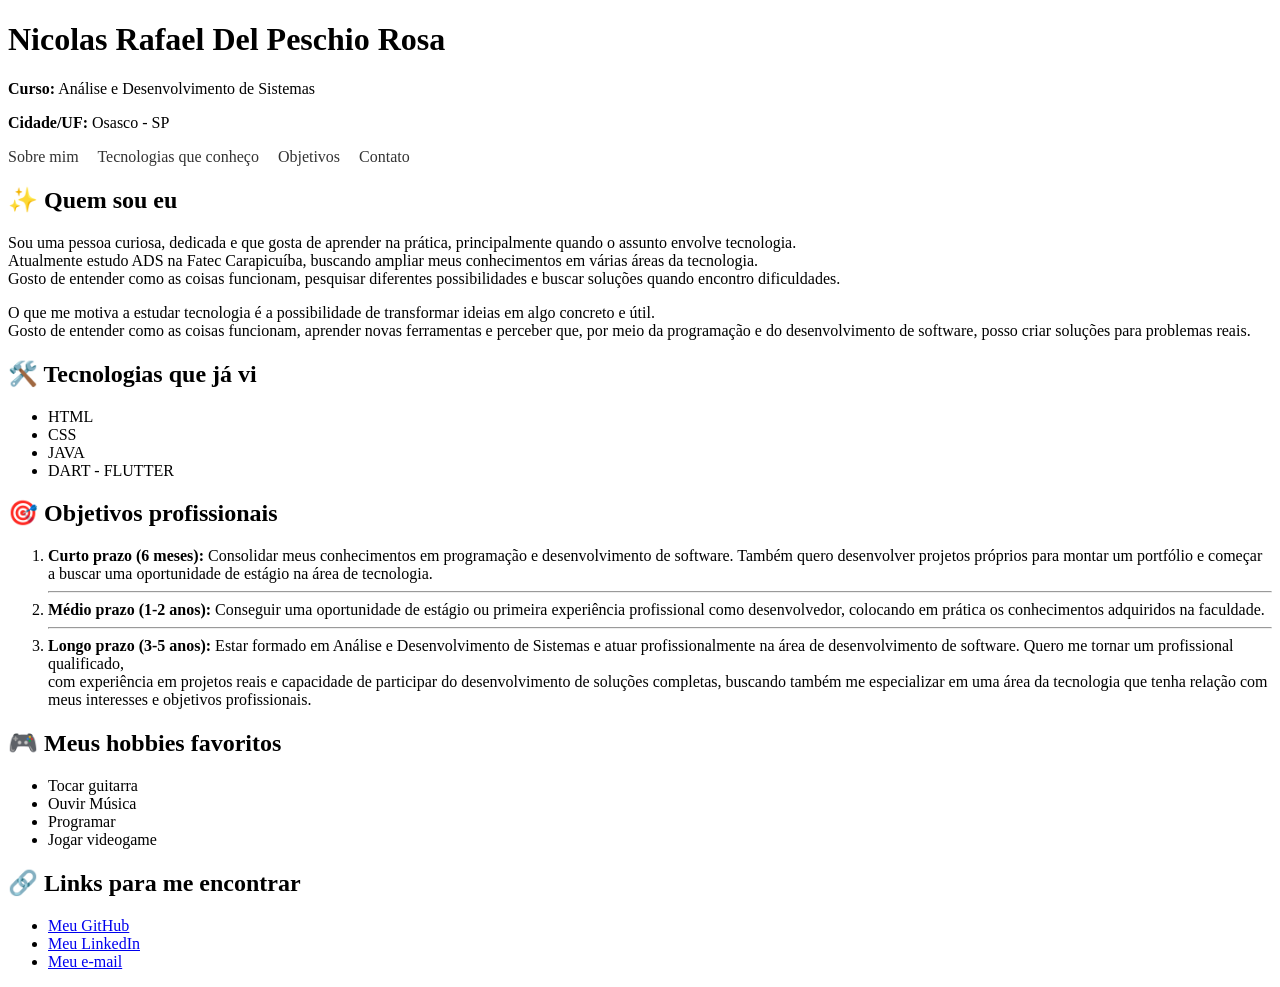
<file: web104/portifolio.html>
<!DOCTYPE html>
<html lang="pt-BR">

<head>
    <meta charset="UTF-8">
    <title>Cartão de Visita - Nicolas</title>

    <style>
    html {
        scroll-behavior: smooth;
    }
    nav a {
        margin-right: 15px;
        text-decoration: none;
        color: #333;
    }
</style>
</head>

<body>

 <header>
    <h1>Nicolas Rafael Del Peschio Rosa</h1>
    <p><strong>Curso:</strong> Análise e Desenvolvimento de Sistemas</p>
    <p><strong>Cidade/UF:</strong> Osasco - SP</p>
 </header>

 <nav>
    <a href="#sobre">Sobre mim</a>
    <a href="#tecnologias">Tecnologias que conheço</a>
    <a href="#objetivos">Objetivos</a>
    <a href="#contato">Contato</a>
 </nav>

    <main>
        <section id="sobre">
            <h2>✨ Quem sou eu</h2>
            <p>Sou uma pessoa curiosa, dedicada e que gosta de aprender na prática, principalmente quando o assunto envolve tecnologia. 
            <br> Atualmente estudo ADS na Fatec Carapicuíba, buscando ampliar meus conhecimentos em várias áreas da tecnologia.
            <br> Gosto de entender como as coisas funcionam, pesquisar diferentes possibilidades e buscar soluções quando encontro dificuldades.</p>
            <p>O que me motiva a estudar tecnologia é a possibilidade de transformar ideias em algo concreto e útil. 
            <br>Gosto de entender como as coisas funcionam, aprender novas ferramentas e perceber que, por meio da programação e do desenvolvimento de software, posso criar soluções para problemas reais.</p>
        </section>

        <section id="tecnologias">
            <h2>🛠️ Tecnologias que já vi</h2>
            <ul>
                <li>HTML</li>
                <li>CSS</li>
                <li>JAVA</li>
                <li>DART - FLUTTER</li>
            </ul>
        </section>

        <section id="objetivos">
            <h2>🎯 Objetivos profissionais</h2>
                <ol>
                    <li><strong>Curto prazo (6 meses):</strong> Consolidar meus conhecimentos em programação e desenvolvimento de software. Também quero desenvolver projetos próprios para montar um portfólio e começar a buscar uma oportunidade de estágio na área de tecnologia.</li>
                    <hr>
                    <li><strong>Médio prazo (1-2 anos):</strong> Conseguir uma oportunidade de estágio ou primeira experiência profissional como desenvolvedor, colocando em prática os conhecimentos adquiridos na faculdade.</li>
                    <hr>
                    <li><strong>Longo prazo (3-5 anos):</strong> Estar formado em Análise e Desenvolvimento de Sistemas e atuar profissionalmente na área de desenvolvimento de software. Quero me tornar um profissional qualificado, 
                    <br>com experiência em projetos reais e capacidade de participar do desenvolvimento de soluções completas, buscando também me especializar em uma área da tecnologia que tenha relação com meus interesses e objetivos profissionais.</li>
                </ol>
        </section>


        <aside>
            <h2>🎮 Meus hobbies favoritos</h2>
            <ul>
                <li>Tocar guitarra</li>
                <li>Ouvir Música</li>
                <li>Programar</li>
                <li>Jogar videogame</li>
            </ul>
        </aside>


        <footer id="contato">
            <h2>🔗 Links para me encontrar</h2>
            <ul>
                <li><a href="https://github.com/Nicolas07-dev" target="_blank">Meu GitHub</a></li>
                <li><a href="https://www.linkedin.com/in/nicolas-rafael-7918233a5/" target="_blank">Meu LinkedIn</a></li>
                <li><a href="mailto:nicolasrafael6464@gmail.com">Meu e-mail</a></li>
            </ul>
        </footer>
    </main>
</body>
</html>
</file>
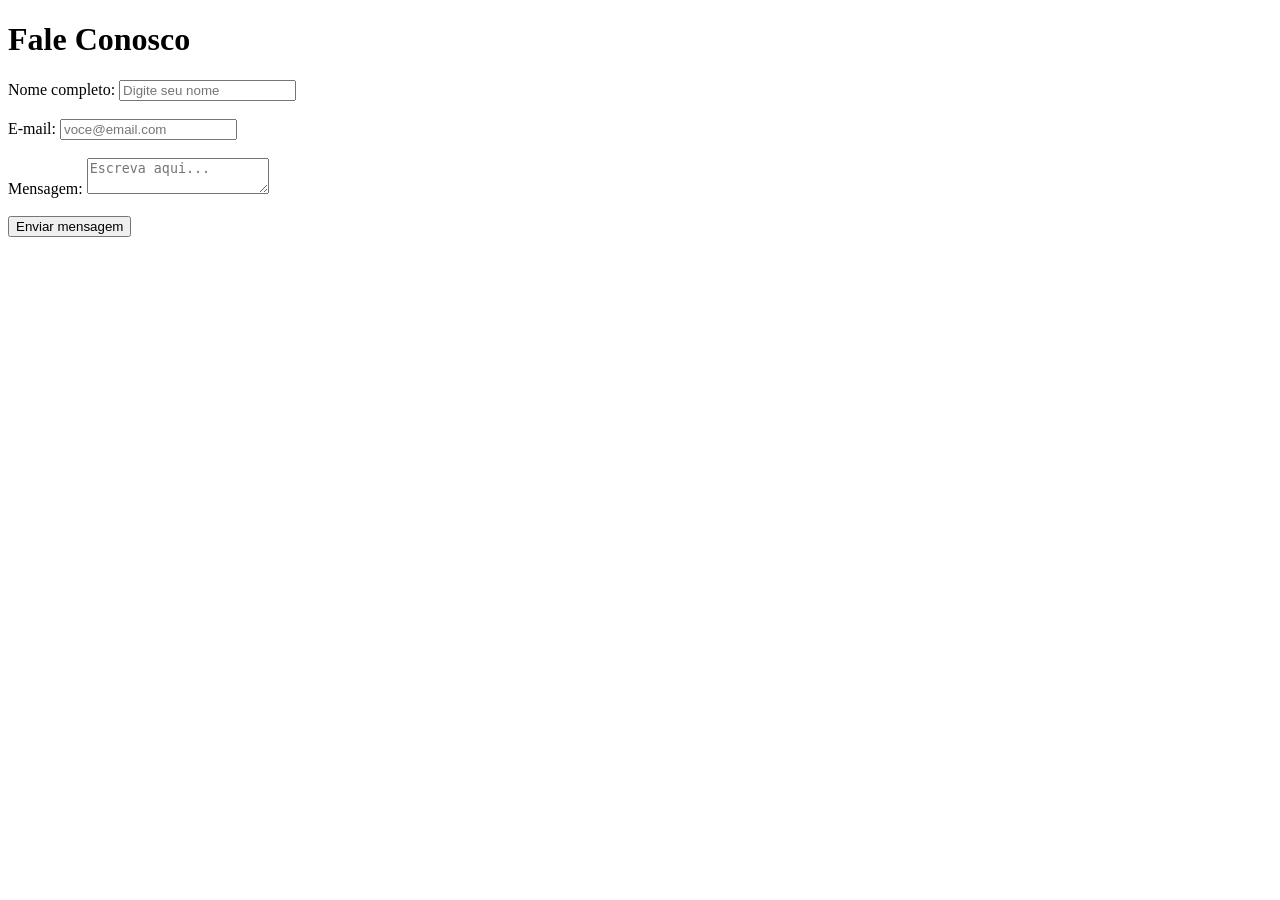
<file: web105/form.html>
<!DOCTYPE html>
<html lang="pt-BR">
<head>
    <meta charset="UTF-8">
    <title>Exemplo - Formulário de Contato</title>
</head>
<body>

    <h1>Fale Conosco</h1>

    <form>
        <label for="nome">Nome completo:</label>
        <input type="text" id="nome" required placeholder="Digite seu nome">
        <br><br>

        <label for="email">E-mail:</label>
        <input type="email" id="email" required placeholder="voce@email.com">
        <br><br>

        <label for="mensagem">Mensagem:</label>
        <textarea id="mensagem" placeholder="Escreva aqui..."></textarea>
        <br><br>

        <button type="submit">Enviar mensagem</button>
    </form>

</body>
</html>
</file>
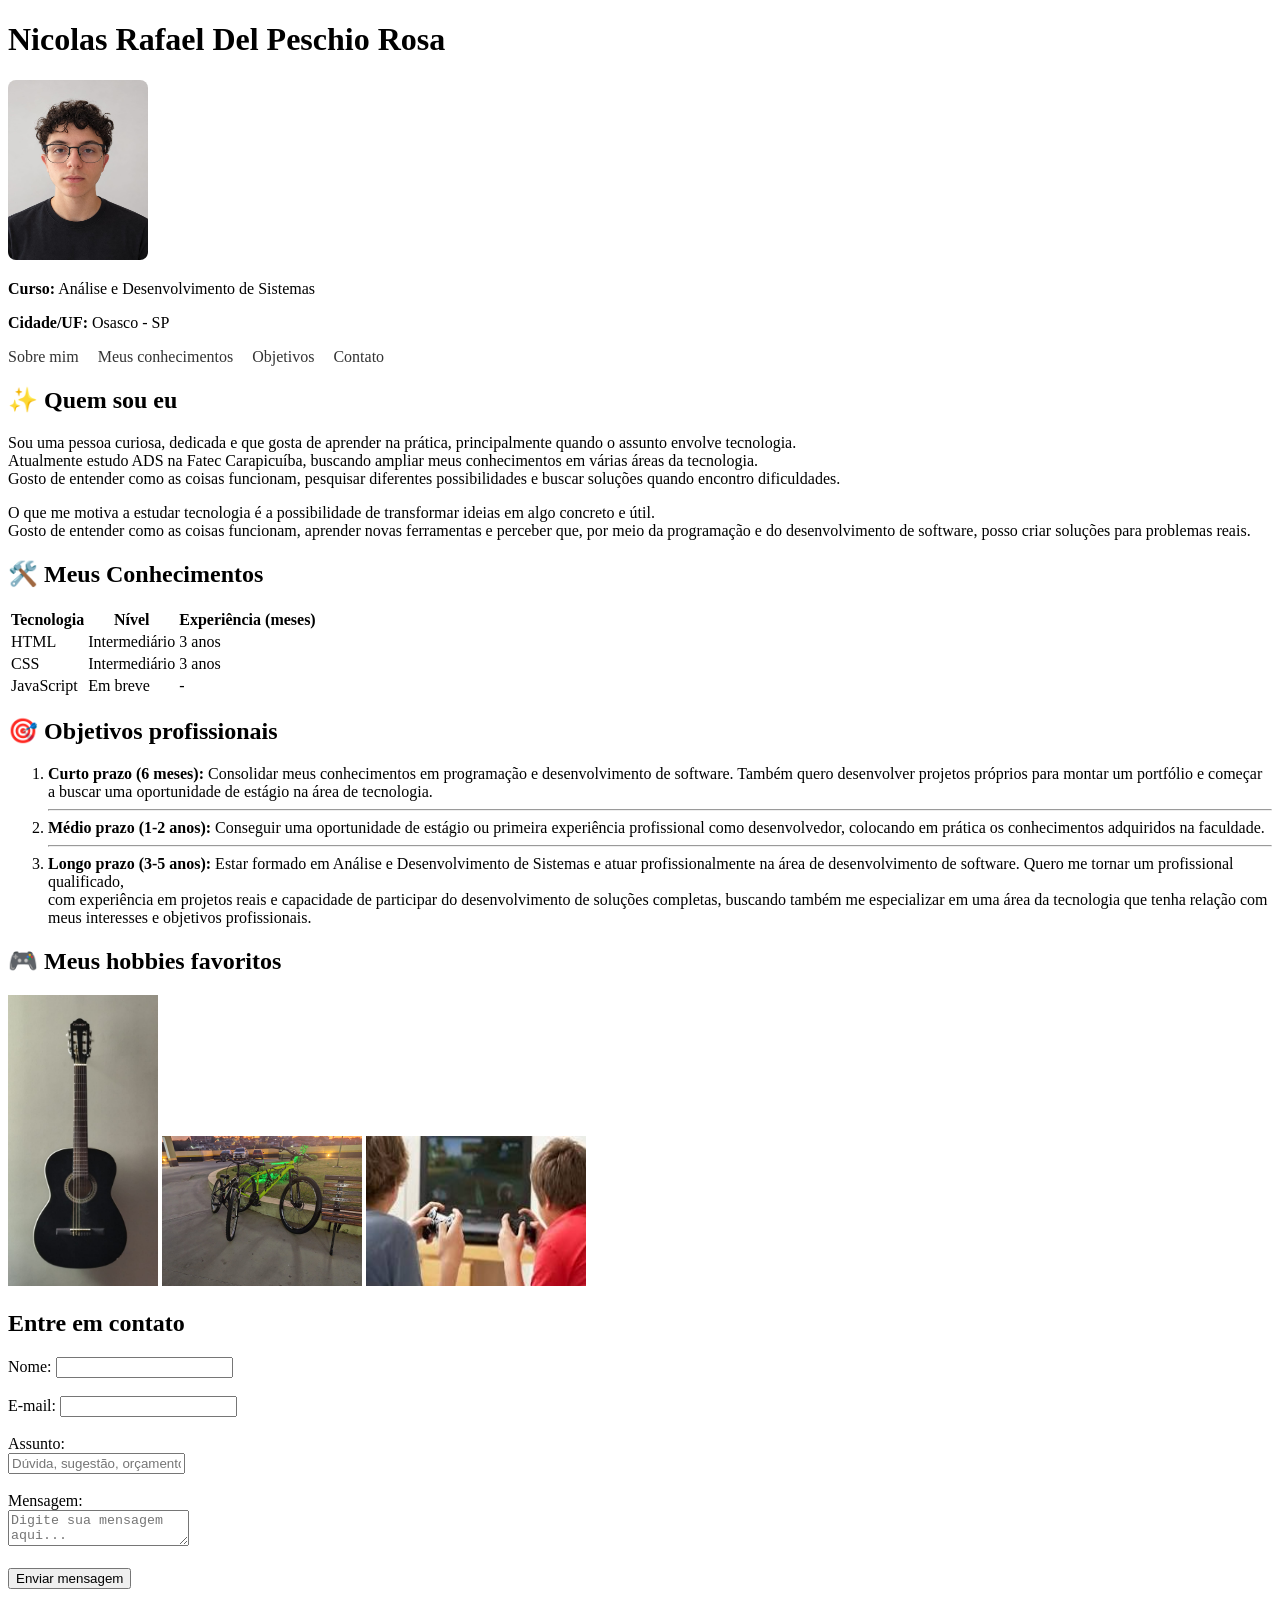
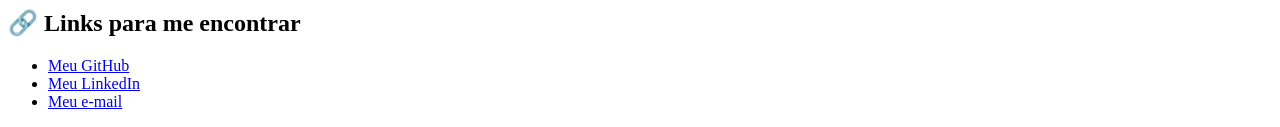
<file: web105/portifolio_2.0.html>
<!DOCTYPE html>
<html lang="pt-BR">

<head>
    <meta charset="UTF-8">
    <title>Portifólio Profissinal - Nicolas</title>

    <style>
    html {
        scroll-behavior: smooth;
    }
    nav a {
        margin-right: 15px;
        text-decoration: none;
        color: #333;
    }
</style>
</head>

<body>

 <header>
    <h1>Nicolas Rafael Del Peschio Rosa</h1>
    <img src="images/foto-perfil.jpeg" alt="foto de perfil" width="140" height="180" style="border-radius: 8px;">
    <p><strong>Curso:</strong> Análise e Desenvolvimento de Sistemas</p>
    <p><strong>Cidade/UF:</strong> Osasco - SP</p>
 </header>

 <nav>
    <a href="#sobre">Sobre mim</a>
    <a href="#conhecimentos">Meus conhecimentos</a>
    <a href="#objetivos">Objetivos</a>
    <a href="#contato-form">Contato</a>
 </nav>

    <main>
        <section id="sobre">
            <h2>✨ Quem sou eu</h2>
            <p>Sou uma pessoa curiosa, dedicada e que gosta de aprender na prática, principalmente quando o assunto envolve tecnologia. 
            <br> Atualmente estudo ADS na Fatec Carapicuíba, buscando ampliar meus conhecimentos em várias áreas da tecnologia.
            <br> Gosto de entender como as coisas funcionam, pesquisar diferentes possibilidades e buscar soluções quando encontro dificuldades.</p>
            <p>O que me motiva a estudar tecnologia é a possibilidade de transformar ideias em algo concreto e útil. 
            <br>Gosto de entender como as coisas funcionam, aprender novas ferramentas e perceber que, por meio da programação e do desenvolvimento de software, posso criar soluções para problemas reais.</p>
        </section>

        <section id="conhecimentos">
            <h2>🛠️ Meus Conhecimentos</h2>
                    <table>
        <tr>
            <th>Tecnologia</th>
            <th>Nível</th>
            <th>Experiência (meses)</th>
        </tr>
        <tr>
            <td>HTML</td>
            <td>Intermediário</td>
            <td>3 anos</td>
        </tr>
        <tr>
            <td>CSS</td>
            <td>Intermediário</td>
            <td>3 anos</td>
        </tr>
        <tr>
            <td>JavaScript</td>
            <td>Em breve</td>
            <td>-</td>
        </tr>
    </table>
        </section>

        <section id="objetivos">
            <h2>🎯 Objetivos profissionais</h2>
                <ol>
                    <li><strong>Curto prazo (6 meses):</strong> Consolidar meus conhecimentos em programação e desenvolvimento de software. Também quero desenvolver projetos próprios para montar um portfólio e começar a buscar uma oportunidade de estágio na área de tecnologia.</li>
                    <hr>
                    <li><strong>Médio prazo (1-2 anos):</strong> Conseguir uma oportunidade de estágio ou primeira experiência profissional como desenvolvedor, colocando em prática os conhecimentos adquiridos na faculdade.</li>
                    <hr>
                    <li><strong>Longo prazo (3-5 anos):</strong> Estar formado em Análise e Desenvolvimento de Sistemas e atuar profissionalmente na área de desenvolvimento de software. Quero me tornar um profissional qualificado, 
                    <br>com experiência em projetos reais e capacidade de participar do desenvolvimento de soluções completas, buscando também me especializar em uma área da tecnologia que tenha relação com meus interesses e objetivos profissionais.</li>
                </ol>
        </section>


        <aside>
            <h2>🎮 Meus hobbies favoritos</h2>
                <img src="images/violao.jpeg" alt="Violão" width="150">
                <img src="images/bicicleta.jpeg" alt="Bicleta" width="200" height="150">
                <img src="images/jogos.jpg" alt="Jogos" width="220" height="150">
        </aside>

        <section id="contato-form">
        <h2>Entre em contato</h2>
    
    <form>
        <label for="nomeContato">Nome:</label>
        <input type="text" id="nomeContato" required>
        <br><br>

        <label for="emailContato">E-mail:</label>
        <input type="email" id="emailContato" required>
        <br><br>

        <label for="assunto">Assunto:</label> <br>
        <input type="text" id="assunto" placeholder="Dúvida, sugestão, orçamento...">
        <br><br>

        <label for="mensagemContato">Mensagem:</label> <br>
        <textarea id="mensagemContato" placeholder="Digite sua mensagem aqui..."></textarea>
        <br><br>

        <button type="submit">Enviar mensagem</button>
    </form>
</section>


        <footer id="contato">
            <h2>🔗 Links para me encontrar</h2>
            <ul>
                <li><a href="https://github.com/Nicolas07-dev" target="_blank">Meu GitHub</a></li>
                <li><a href="https://www.linkedin.com/in/nicolas-rafael-7918233a5/" target="_blank">Meu LinkedIn</a></li>
                <li><a href="mailto:nicolasrafael6464@gmail.com">Meu e-mail</a></li>
            </ul>
        </footer>
    </main>
</body>
</html>
</file>
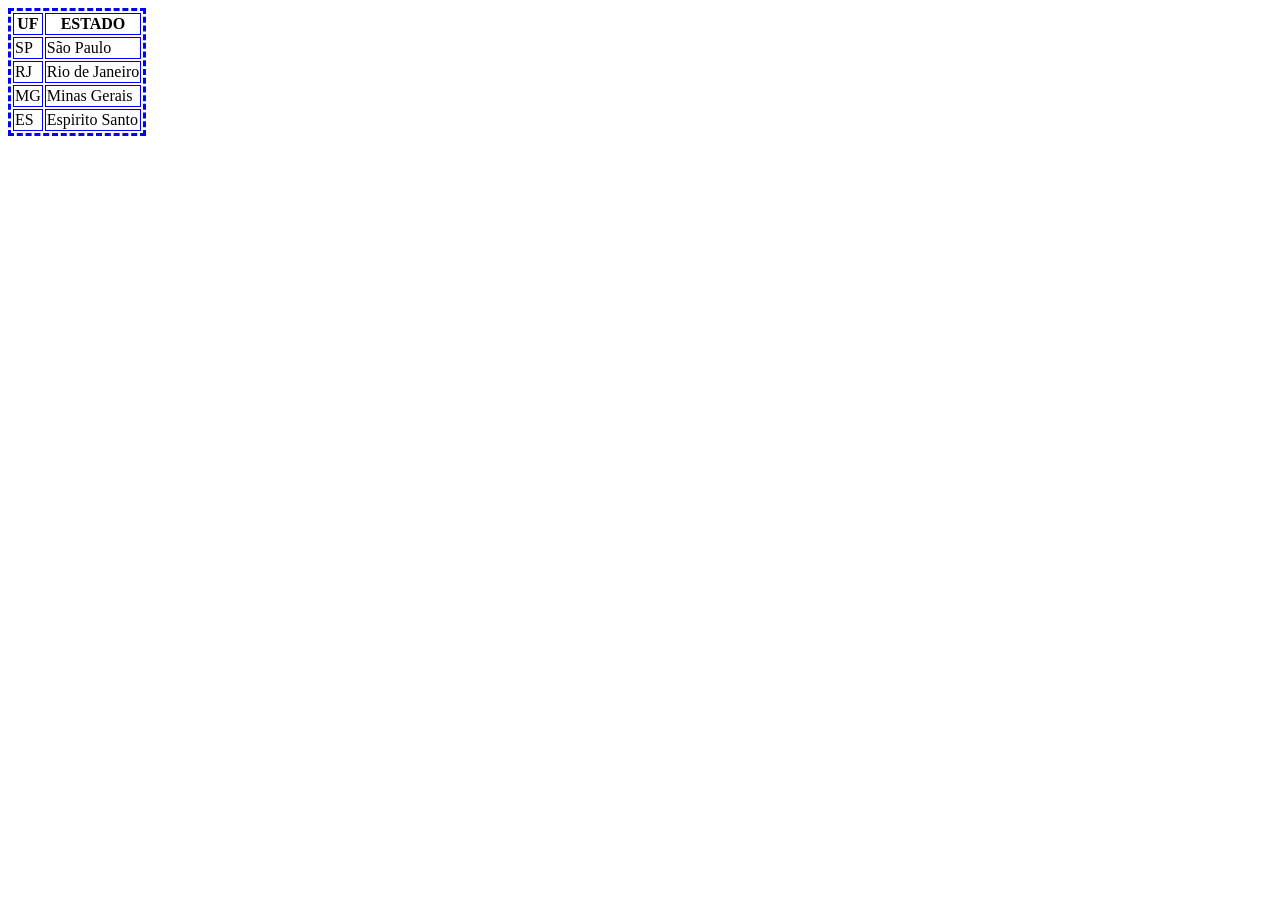
<file: web105/table.html>
<!DOCTYPE html>
<html lang="pt-br">
<head>
    <meta charset="UTF-8">
    <meta name="viewport" content="width=device-width, initial-scale=1.0">
    <title>Tabela região sudeste</title>
</head>
<body>
    <table border="1"; style="border: dashed; border-color: blue;">
  <tr>
    <th>UF</th>
    <th>ESTADO</th>
  </tr>
  <tr>
    <td>SP</td>
    <td>São Paulo</td>
  </tr>
  <tr>
    <td>RJ</td>
    <td>Rio de Janeiro</td>
  </tr>
  <tr>
    <td>MG</td>
    <td>Minas Gerais</td>
  </tr>
  <tr>
    <td>ES</td>
    <td>Espirito Santo</td>
  </tr>
</table>
    
</body>
</html>
</file>
<file: web102/CSS/style.css>
* {
    font-family: Arial, Helvetica, sans-serif;
}
</file>
<file: web107/CSS/style.css>
*{
    font-family: poppins;
    padding: 0;
    box-sizing: border-box;
}

body {
    background-color: #f0ebd8;
    color: #0d1321;
    margin: 0;
}

main {
    max-width: 1100px;
    margin: auto;
    padding: 30px 20px;
}

section,
aside {
    background-color: #f0ebd8;
    margin-bottom: 30px;
    padding: 30px;
    border-radius: 12px;
    box-shadow: 0 4px 12px rgba(13, 19, 33, 0.08);
    border: 1px solid #748cab;
}

header {
    background-color: #1d2d44;
    color: #f0ebd8;
    text-align: center;
    padding: 40px 20px;
}

header h1 {
    color: #f0ebd8;
    margin-bottom: 20px;
}

header img {
    border-radius: 50%;
    object-fit: cover;
    border: 4px solid #748cab;
}

header p {
    margin: 8px;
}

header strong {
    color: #748cab;
}

h1, h2 {
    color: #0d1321;
}

strong{
    color: #0d1321;
}

nav {
    display: flex;
    justify-content: center;
    gap: 30px;
    padding: 18px;
    background-color: #1d2d44;
}

nav a {
    margin: 0;
    color: #f0ebd8;
    text-decoration: none;
    font-weight: 600;
    transition: 0.3s;
}

nav a:hover {
    color: #748cab;
}

a{
        margin-right: 15px;
        text-decoration: none;
        color: #3e5c76;
        font-weight:bold ;
}

#sobre{
    text-align: left;
}

.formulario {
    display: grid;
    grid-template-columns: 1fr 1fr;
    gap: 30px;
    max-width: 900px;
}

.lado-esquerdo,
.lado-direito {
    display: flex;
    flex-direction: column;
    gap: 10px;
}

input,
textarea {
    width: 100%;
    padding: 12px;
    border: 1px solid #748cab;
    border-radius: 6px;
    box-sizing: border-box;
    background-color: #f0ebd8;
    color: #0d1321;
}

textarea {
    min-height: 150px;
    resize: vertical;
}

button {
    grid-column: 1 / -1;
    justify-self: center;
    width: 180px;
    padding: 12px;
    border: none;
    border-radius: 6px;
    background-color: #3e5c76;
    color: #f0ebd8;
    font-weight: bold;
    cursor: pointer;
}

button:hover {
    background-color: #1d2d44;
}

.tabela {
    width: 100%;
    border-collapse: collapse;
    margin-top: 20px;
}

.tabela th {
    background-color: #1d2d44;
    color: #f0ebd8;
    padding: 14px;
}

.tabela td {
    padding: 12px;
    border-bottom: 1px solid #748cab;
    text-align: center;
}

.tabela tr:hover {
    background-color: #d9d4c2;
}

footer {
    background-color: #1d2d44;
    color: #f0ebd8;
    padding: 30px;
    text-align: center;
}

footer h2 {
    color: #f0ebd8;
}

footer ul {
    list-style: none;
}

footer li {
    margin: 10px;
}

footer a {
    color: #748cab;
}

footer a:hover {
    color: #f0ebd8;
}
</file>
<file: web108/CSS/style.css>
/* ---------- Variáveis: mude as cores do site em um só lugar ---------- */
:root {
    --navy: #1d2d44;
    --creme: #f0ebd8;
    --creme-escuro: #e6e0cb;
    --texto: #0d1321;
    --azul-medio: #3e5c76;
    --azul-borda: #748cab;
    --azul-claro: #9db4d1; /* texto sobre fundo escuro (contraste maior que #748cab) */
}

/* ---------- Reset e base ---------- */
*,
*::before,
*::after {
    box-sizing: border-box;
}

html {
    scroll-behavior: smooth;
}

body {
    margin: 0;
    font-family: "Poppins", system-ui, -apple-system, "Segoe UI", Arial, sans-serif;
    font-size: 1rem;
    line-height: 1.7;
    background-color: var(--creme);
    color: var(--texto);
}

h1, h2, h3 {
    line-height: 1.25;
    margin: 0 0 16px;
}

h2 { font-size: clamp(1.4rem, 3vw, 1.75rem); }
h3 { font-size: 1.15rem; }

p { margin: 0 0 16px; max-width: 70ch; }

img { max-width: 100%; height: auto; }

a {
    color: var(--azul-medio);
    font-weight: 600;
    text-decoration: none;
}

a:hover { text-decoration: underline; }

a:focus-visible,
button:focus-visible,
input:focus-visible,
textarea:focus-visible {
    outline: 3px solid var(--azul-medio);
    outline-offset: 3px;
}

/* ---------- Acessibilidade ---------- */
.pular-conteudo {
    position: absolute;
    left: 12px;
    top: -60px;
    padding: 10px 16px;
    background: var(--creme);
    color: var(--texto);
    border-radius: 6px;
    z-index: 20;
}

.pular-conteudo:focus { top: 12px; }

.so-leitor {
    position: absolute;
    width: 1px;
    height: 1px;
    overflow: hidden;
    clip: rect(0 0 0 0);
    white-space: nowrap;
}

/* ---------- Topo (hero) ---------- */
.hero {
    display: flex;
    flex-wrap: wrap;
    align-items: center;
    justify-content: center;
    gap: 40px;
    padding: 64px 20px;
    background-color: var(--navy);
    color: var(--creme);
}

.hero img {
    width: 160px;
    height: 160px;
    border-radius: 50%;
    object-fit: cover;
    border: 4px solid var(--azul-borda);
}

.hero-texto { max-width: 560px; }

.hero h1 {
    font-size: clamp(1.7rem, 5vw, 2.6rem);
    font-weight: 700;
    color: var(--creme);
}

.hero-subtitulo {
    font-size: 1.1rem;
    color: var(--creme);
}

.hero-info {
    list-style: none;
    margin: 0 0 24px;
    padding: 0;
}

.hero-info strong { color: var(--azul-claro); }

.hero-acoes {
    display: flex;
    flex-wrap: wrap;
    gap: 12px;
}

.btn {
    display: inline-block;
    padding: 12px 24px;
    border: 2px solid var(--creme);
    border-radius: 6px;
    background-color: var(--creme);
    color: var(--navy);
    font-weight: 600;
    text-decoration: none;
    transition: background-color 0.2s, color 0.2s;
}

.btn:hover {
    background-color: var(--azul-claro);
    border-color: var(--azul-claro);
    text-decoration: none;
}

.btn-secundario {
    background-color: transparent;
    color: var(--creme);
}

.btn-secundario:hover { color: var(--navy); }

.hero a:focus-visible,
nav a:focus-visible,
footer a:focus-visible {
    outline-color: var(--azul-claro);
}

/* ---------- Navegação ---------- */
nav {
    position: sticky;
    top: 0;
    z-index: 10;
    display: flex;
    flex-wrap: wrap;
    justify-content: center;
    gap: 8px 28px;
    padding: 16px;
    background-color: var(--navy);
    border-top: 1px solid var(--azul-medio);
}

nav a {
    color: var(--creme);
    padding: 2px 0;
    transition: color 0.2s;
}

nav a:hover {
    color: var(--azul-claro);
    text-decoration: none;
}

/* ---------- Conteúdo ---------- */
main {
    max-width: 1000px;
    margin: 0 auto;
    padding: 40px 20px 10px;
}

.card {
    margin-bottom: 32px;
    padding: clamp(20px, 4vw, 36px);
    border: 1px solid var(--azul-borda);
    border-radius: 12px;
    scroll-margin-top: 70px; /* evita que o menu fixo cubra o título ao clicar */
}

/* ---------- Cards de habilidades (lado a lado) ---------- */
.habilidades {
    display: grid;
    grid-template-columns: repeat(auto-fit, minmax(180px, 1fr));
    gap: 20px;
    margin: 0;
    padding: 0;
    list-style: none;
}

.habilidade-card {
    padding: 20px;
    background-color: var(--creme-escuro);
    border-top: 4px solid var(--azul-medio);
    border-radius: 8px;
    text-align: center;
}

.habilidade-card h3 { margin-bottom: 8px; }

.habilidade-card p {
    margin: 0 0 6px;
    max-width: none;
}

/* habilidade ainda não iniciada: borda tracejada e sem preenchimento */
.habilidade-breve {
    background-color: transparent;
    border: 2px dashed var(--azul-borda);
}

/* ---------- Destaque para textos importantes ---------- */
.destaque {
    padding: 1px 8px;
    background-color: #FFF3CD;
    color: #856404;
    font-weight: 600;
    border-radius: 5px;
    -webkit-box-decoration-break: clone;
    box-decoration-break: clone;
}

/* ---------- Projetos ---------- */
.projetos-grade {
    display: grid;
    grid-template-columns: repeat(auto-fit, minmax(260px, 1fr));
    gap: 20px;
}

.projeto {
    display: flex;
    flex-direction: column;
    padding: 20px;
    background-color: var(--creme-escuro);
    border-left: 4px solid var(--azul-medio);
    border-radius: 6px;
}

.projeto p { flex: 1; }

.tags {
    display: flex;
    flex-wrap: wrap;
    gap: 8px;
    margin: 0 0 16px;
    padding: 0;
    list-style: none;
}

.tags li {
    padding: 2px 12px;
    background-color: var(--navy);
    color: var(--creme);
    border-radius: 999px;
    font-size: 0.85rem;
}

/* ---------- Objetivos ---------- */
.objetivos-lista {
    margin: 0;
    padding: 0;
    list-style: none;
}

.objetivos-lista li {
    margin-bottom: 20px;
    padding-left: 18px;
    border-left: 4px solid var(--azul-borda);
    max-width: 75ch;
}

.objetivos-lista li:last-child { margin-bottom: 0; }

/* ---------- Hobbies ---------- */
.galeria {
    display: grid;
    grid-template-columns: repeat(auto-fit, minmax(200px, 1fr));
    gap: 20px;
}

.galeria figure { margin: 0; }

.galeria img {
    display: block;
    width: 100%;
    aspect-ratio: 4 / 3;
    object-fit: cover;
    border-radius: 8px;
}

.galeria figcaption {
    margin-top: 8px;
    text-align: center;
    font-size: 0.9rem;
}

/* ---------- Formulário ---------- */
.formulario {
    display: grid;
    grid-template-columns: 1fr 1fr;
    gap: 30px;
}

.lado-esquerdo,
.lado-direito {
    display: flex;
    flex-direction: column;
    gap: 10px;
}

label { font-weight: 500; }

input,
textarea {
    width: 100%;
    padding: 12px;
    border: 1px solid var(--azul-borda);
    border-radius: 6px;
    background-color: #fbf8ee;
    color: var(--texto);
    font: inherit;
}

textarea {
    min-height: 150px;
    resize: vertical;
}

button {
    grid-column: 1 / -1;
    justify-self: center;
    padding: 12px 32px;
    border: none;
    border-radius: 6px;
    background-color: var(--azul-medio);
    color: var(--creme);
    font: inherit;
    font-weight: 600;
    cursor: pointer;
    transition: background-color 0.2s;
}

button:hover { background-color: var(--navy); }

/* ---------- Rodapé ---------- */
footer {
    margin-top: 20px;
    padding: 40px 20px;
    background-color: var(--navy);
    color: var(--creme);
    text-align: center;
}

footer h2 { color: var(--creme); }

footer ul {
    margin: 0;
    padding: 0;
    list-style: none;
}

footer li { margin: 10px 0; }

footer a { color: var(--azul-claro); }

footer a:hover { color: var(--creme); }

/* ---------- Celular ---------- */
@media (max-width: 700px) {
    .hero {
        flex-direction: column;
        gap: 24px;
        padding: 40px 20px;
        text-align: center;
    }

    .hero-acoes { justify-content: center; }

    .formulario { grid-template-columns: 1fr; }
}

/* ---------- Respeita quem desativa animações no sistema ---------- */
@media (prefers-reduced-motion: reduce) {
    html { scroll-behavior: auto; }

    * { transition: none !important; }
}
</file>
<file: web109/CSS/style.css>
/* ---------- Variáveis: mude as cores do site em um só lugar ---------- */
:root {
    --navy: #1d2d44;
    --creme: #f0ebd8;
    --creme-escuro: #e6e0cb;
    --texto: #0d1321;
    --azul-medio: #3e5c76;
    --azul-borda: #748cab;
    --azul-claro: #9db4d1; /* texto sobre fundo escuro (contraste maior que #748cab) */
}

/* ---------- Reset e base ---------- */
*,
*::before,
*::after {
    box-sizing: border-box;
}

html {
    scroll-behavior: smooth;
}

body {
    margin: 0;
    font-family: "Poppins", system-ui, -apple-system, "Segoe UI", Arial, sans-serif;
    font-size: 1rem;
    line-height: 1.7;
    background-color: var(--creme);
    color: var(--texto);
}

h1, h2, h3 {
    line-height: 1.25;
    margin: 0 0 16px;
}

h2 { font-size: clamp(1.4rem, 3vw, 1.75rem); }
h3 { font-size: 1.15rem; }

p { margin: 0 0 16px; max-width: 70ch; }

img { max-width: 100%; height: auto; }

a {
    color: var(--azul-medio);
    font-weight: 600;
    text-decoration: none;
}

a:hover { text-decoration: underline; }

a:focus-visible,
button:focus-visible,
input:focus-visible,
textarea:focus-visible {
    outline: 3px solid var(--azul-medio);
    outline-offset: 3px;
}

/* ---------- Acessibilidade ---------- */
.pular-conteudo {
    position: absolute;
    left: 12px;
    top: -60px;
    padding: 10px 16px;
    background: var(--creme);
    color: var(--texto);
    border-radius: 6px;
    z-index: 20;
}

.pular-conteudo:focus { top: 12px; }

.so-leitor {
    position: absolute;
    width: 1px;
    height: 1px;
    overflow: hidden;
    clip: rect(0 0 0 0);
    white-space: nowrap;
}

/* ---------- Topo (hero) ---------- */
.hero {
    display: flex;
    flex-wrap: wrap;
    align-items: center;
    justify-content: center;
    gap: 40px;
    padding: 64px 20px;
    background-color: var(--navy);
    color: var(--creme);
}

.hero img {
    width: 160px;
    height: 160px;
    border-radius: 50%;
    object-fit: cover;
    border: 4px solid var(--azul-borda);
}

.hero-texto { max-width: 560px; }

.hero h1 {
    font-size: clamp(1.7rem, 5vw, 2.6rem);
    font-weight: 700;
    color: var(--creme);
}

.hero-subtitulo {
    font-size: 1.1rem;
    color: var(--creme);
}

.hero-info {
    list-style: none;
    margin: 0 0 24px;
    padding: 0;
}

.hero-info strong { color: var(--azul-claro); }

.hero-acoes {
    display: flex;
    flex-wrap: wrap;
    gap: 12px;
}

.btn {
    display: inline-block;
    padding: 12px 24px;
    border: 2px solid var(--creme);
    border-radius: 6px;
    background-color: var(--creme);
    color: var(--navy);
    font-weight: 600;
    text-decoration: none;
    transition: background-color 0.2s, color 0.2s;
}

.btn:hover {
    background-color: var(--azul-claro);
    border-color: var(--azul-claro);
    text-decoration: none;
}

.btn-secundario {
    background-color: transparent;
    color: var(--creme);
}

.btn-secundario:hover { color: var(--navy); }

.hero a:focus-visible,
nav a:focus-visible,
footer a:focus-visible {
    outline-color: var(--azul-claro);
}

/* ---------- Navegação ---------- */
nav {
    position: sticky;
    top: 0;
    z-index: 10;
    display: flex;
    flex-wrap: wrap;
    justify-content: center;
    gap: 8px 28px;
    padding: 16px;
    background-color: var(--navy);
    border-top: 1px solid var(--azul-medio);
}

nav a {
    position: relative;
    color: var(--creme);
    padding: 2px 0;
    transition: color 0.2s;
}

/* sublinhado que cresce da esquerda para a direita */
nav a::after {
    content: "";
    position: absolute;
    left: 0;
    bottom: -2px;
    width: 100%;
    height: 2px;
    background-color: var(--azul-claro);
    transform: scaleX(0);
    transform-origin: left;
    transition: transform 0.25s;
}

nav a:hover::after,
nav a:focus-visible::after {
    transform: scaleX(1);
}

nav a:hover {
    color: var(--azul-claro);
    text-decoration: none;
}

/* ---------- Conteúdo ---------- */
main {
    max-width: 1000px;
    margin: 0 auto;
    padding: 40px 20px 10px;
}

.card {
    margin-bottom: 32px;
    padding: clamp(20px, 4vw, 36px);
    border: 1px solid var(--azul-borda);
    border-radius: 12px;
    scroll-margin-top: 70px; /* evita que o menu fixo cubra o título ao clicar */
}

/* a seção para a qual o menu rolou ganha um brilho rápido */
.card:target {
    animation: destacar 1.2s ease-out;
}

@keyframes destacar {
    from { box-shadow: 0 0 0 4px var(--azul-claro); }
    to   { box-shadow: 0 0 0 0 transparent; }
}

/* ---------- Cards de habilidades (lado a lado) ---------- */
.habilidades {
    display: flex;
    flex-wrap: wrap;
    gap: 20px;
    margin: 0;
    padding: 0;
    list-style: none;
}

.habilidade-card {
    flex: 1 1 180px; /* cresce igual e quebra de linha em telas pequenas */
    padding: 20px;
    background-color: var(--creme-escuro);
    border-top: 4px solid var(--azul-medio);
    border-radius: 8px;
    text-align: center;
}

.habilidade-card h3 { margin-bottom: 8px; }

.habilidade-card p {
    margin: 0 0 6px;
    max-width: none;
}

/* habilidade ainda não iniciada: borda tracejada e sem preenchimento */
.habilidade-breve {
    background-color: transparent;
    border: 2px dashed var(--azul-borda);
}

/* ---------- Destaque para textos importantes ---------- */
.destaque {
    padding: 1px 8px;
    background-color: #FFF3CD;
    color: #856404;
    font-weight: 600;
    border-radius: 5px;
    -webkit-box-decoration-break: clone;
    box-decoration-break: clone;
}

/* ---------- Projetos ---------- */
.projetos-grade {
    display: flex;
    flex-wrap: wrap;
    gap: 20px;
}

.projeto {
    flex: 1 1 240px; /* 3 cards lado a lado no computador */
    display: flex;
    flex-direction: column;
    padding: 20px;
    background-color: var(--creme-escuro);
    border-left: 4px solid var(--azul-medio);
    border-radius: 6px;
}

.projeto p { flex: 1; } /* empurra tags e link para o fim do card */

.projeto-breve {
    background-color: transparent;
    border: 2px dashed var(--azul-borda);
    border-radius: 6px;
}

.tags {
    display: flex;
    flex-wrap: wrap;
    gap: 8px;
    margin: 0 0 16px;
    padding: 0;
    list-style: none;
}

.tags li {
    padding: 2px 12px;
    background-color: var(--navy);
    color: var(--creme);
    border-radius: 999px;
    font-size: 0.85rem;
}

/* ---------- Objetivos ---------- */
.objetivos-lista {
    margin: 0;
    padding: 0;
    list-style: none;
}

.objetivos-lista li {
    margin-bottom: 20px;
    padding-left: 18px;
    border-left: 4px solid var(--azul-borda);
    max-width: 75ch;
}

.objetivos-lista li:last-child { margin-bottom: 0; }

/* ---------- Hobbies ---------- */
.galeria {
    display: flex;
    flex-wrap: wrap;
    gap: 20px;
}

.galeria figure {
    flex: 1 1 200px;
    margin: 0;
}

.galeria img {
    display: block;
    width: 100%;
    aspect-ratio: 4 / 3;
    object-fit: cover;
    border-radius: 8px;
}

.galeria figcaption {
    margin-top: 8px;
    text-align: center;
    font-size: 0.9rem;
}

/* ---------- Formulário ---------- */
.formulario {
    display: grid;
    grid-template-columns: 1fr 1fr;
    gap: 30px;
}

.lado-esquerdo,
.lado-direito {
    display: flex;
    flex-direction: column;
    gap: 10px;
}

label { font-weight: 500; }

input,
textarea {
    width: 100%;
    padding: 12px;
    border: 1px solid var(--azul-borda);
    border-radius: 6px;
    background-color: #fbf8ee;
    color: var(--texto);
    font: inherit;
}

textarea {
    min-height: 150px;
    resize: vertical;
}

button {
    grid-column: 1 / -1;
    justify-self: center;
    padding: 12px 32px;
    border: none;
    border-radius: 6px;
    background-color: var(--azul-medio);
    color: var(--creme);
    font: inherit;
    font-weight: 600;
    cursor: pointer;
    transition: background-color 0.2s;
}

button:hover { background-color: var(--navy); }

/* ---------- Rodapé ---------- */
footer {
    margin-top: 20px;
    padding: 48px 20px 24px;
    background-color: var(--navy);
    color: var(--creme);
}

.footer-conteudo {
    display: flex;
    flex-wrap: wrap;
    justify-content: space-between;
    gap: 32px 48px;
    max-width: 1000px;
    margin: 0 auto;
    padding-bottom: 32px;
}

.footer-sobre { flex: 2 1 280px; }

.footer-coluna { flex: 1 1 180px; }

footer h2 {
    margin-bottom: 8px;
    font-size: 1.3rem;
    color: var(--creme);
}

footer h3 {
    margin-bottom: 12px;
    font-size: 1rem;
    color: var(--azul-claro);
}

footer p {
    margin: 0;
    max-width: 38ch;
    color: var(--azul-claro);
}

footer ul {
    display: flex;
    flex-direction: column;
    gap: 8px;
    margin: 0;
    padding: 0;
    list-style: none;
}

footer a { color: var(--creme); }

footer a:hover { color: var(--azul-claro); }

/* linha de baixo: copyright e voltar ao topo */
.footer-base {
    display: flex;
    flex-wrap: wrap;
    align-items: center;
    justify-content: space-between;
    gap: 12px;
    max-width: 1000px;
    margin: 0 auto;
    padding-top: 20px;
    border-top: 1px solid var(--azul-medio);
    font-size: 0.9rem;
}

.footer-base p { max-width: none; }

/* ---------- Celular ---------- */
@media (max-width: 700px) {
    .hero {
        flex-direction: column;
        gap: 24px;
        padding: 40px 20px;
        text-align: center;
    }

    .hero-acoes { justify-content: center; }

    .formulario { grid-template-columns: 1fr; }

    .footer-conteudo,
    .footer-base {
        flex-direction: column;
        align-items: center;
        text-align: center;
    }

    footer p { margin-inline: auto; }

    footer ul { align-items: center; }
}

/* ---------- Respeita quem desativa animações no sistema ---------- */
@media (prefers-reduced-motion: reduce) {
    html { scroll-behavior: auto; }

    *,
    *::before,
    *::after { transition: none !important; }

    .card:target { animation: none; }
}
</file>
<file: web110/CSS/style.css>
/* ---------- Variáveis: mude as cores do site em um só lugar ---------- */
:root {
    --navy: #1d2d44;
    --creme: #f0ebd8;
    --creme-escuro: #e6e0cb;
    --texto: #0d1321;
    --azul-medio: #3e5c76;
    --azul-borda: #748cab;
    --azul-claro: #9db4d1; /* texto sobre fundo escuro (contraste maior que #748cab) */
}

/* ---------- Reset e base ---------- */
*,
*::before,
*::after {
    box-sizing: border-box;
}

html {
    scroll-behavior: smooth;
}

body {
    margin: 0;
    font-family: "Poppins", system-ui, -apple-system, "Segoe UI", Arial, sans-serif;
    font-size: 1rem;
    line-height: 1.7;
    background-color: var(--creme);
    color: var(--texto);
}

h1, h2, h3 {
    line-height: 1.25;
    margin: 0 0 16px;
}

h2 { font-size: clamp(1.4rem, 3vw, 1.75rem); }
h3 { font-size: 1.15rem; }

p { margin: 0 0 16px; max-width: 70ch; }

img { max-width: 100%; height: auto; }

a {
    color: var(--azul-medio);
    font-weight: 600;
    text-decoration: none;
}

a:hover { text-decoration: underline; }

a:focus-visible,
button:focus-visible,
input:focus-visible,
textarea:focus-visible {
    outline: 3px solid var(--azul-medio);
    outline-offset: 3px;
}

/* ---------- Acessibilidade ---------- */
.pular-conteudo {
    position: absolute;
    left: 12px;
    top: -60px;
    padding: 10px 16px;
    background: var(--creme);
    color: var(--texto);
    border-radius: 6px;
    z-index: 20;
}

.pular-conteudo:focus { top: 12px; }

.so-leitor {
    position: absolute;
    width: 1px;
    height: 1px;
    overflow: hidden;
    clip: rect(0 0 0 0);
    white-space: nowrap;
}

/* ---------- Topo (hero) ---------- */
.hero {
    display: grid;
    grid-template-columns: 160px minmax(0, 560px);
    align-items: center;
    justify-content: center;
    gap: 40px;
    padding: 64px 20px;
    background-color: var(--navy);
    color: var(--creme);
}

.hero img {
    width: 160px;
    height: 160px;
    border-radius: 50%;
    object-fit: cover;
    border: 4px solid var(--azul-borda);
}

.hero-texto { max-width: 560px; }

.hero h1 {
    font-size: clamp(1.7rem, 5vw, 2.6rem);
    font-weight: 700;
    color: var(--creme);
}

.hero-subtitulo {
    font-size: 1.1rem;
    color: var(--creme);
}

.hero-info {
    list-style: none;
    margin: 0 0 24px;
    padding: 0;
}

.hero-info strong { color: var(--azul-claro); }

.hero-acoes {
    display: flex;
    flex-wrap: wrap;
    gap: 12px;
}

.btn {
    display: inline-block;
    padding: 12px 24px;
    border: 2px solid var(--creme);
    border-radius: 6px;
    background-color: var(--creme);
    color: var(--navy);
    font-weight: 600;
    text-decoration: none;
    transition: background-color 0.2s, color 0.2s;
}

.btn:hover {
    background-color: var(--azul-claro);
    border-color: var(--azul-claro);
    text-decoration: none;
}

.btn-secundario {
    background-color: transparent;
    color: var(--creme);
}

.btn-secundario:hover { color: var(--navy); }

.hero a:focus-visible,
nav a:focus-visible,
footer a:focus-visible {
    outline-color: var(--azul-claro);
}

/* ---------- Navegação ---------- */
nav {
    position: sticky;
    top: 0;
    z-index: 10;
    display: grid;
    grid-template-columns: repeat(6, max-content);
    justify-content: center;
    gap: 8px 28px;
    padding: 16px;
    background-color: var(--navy);
    border-top: 1px solid var(--azul-medio);
}

nav a {
    position: relative;
    color: var(--creme);
    padding: 2px 0;
    transition: color 0.2s;
}

/* sublinhado que cresce da esquerda para a direita */
nav a::after {
    content: "";
    position: absolute;
    left: 0;
    bottom: -2px;
    width: 100%;
    height: 2px;
    background-color: var(--azul-claro);
    transform: scaleX(0);
    transform-origin: left;
    transition: transform 0.25s;
}

nav a:hover::after,
nav a:focus-visible::after {
    transform: scaleX(1);
}

nav a:hover {
    color: var(--azul-claro);
    text-decoration: none;
}

/* ---------- Conteúdo ---------- */
main {
    display: grid;
    grid-template-columns: repeat(12, minmax(0, 1fr));
    gap: 24px;
    max-width: 1180px;
    margin: 0 auto;
    padding: 40px 20px 32px;
}

.card {
    min-width: 0;
    padding: clamp(20px, 3vw, 32px);
    background-color: #f8f5e9;
    border: 1px solid var(--azul-borda);
    border-radius: 12px;
    scroll-margin-top: 70px; /* evita que o menu fixo cubra o título ao clicar */
}

/* a seção para a qual o menu rolou ganha um brilho rápido */
.card:target {
    animation: destacar 1.2s ease-out;
}

@keyframes destacar {
    from { box-shadow: 0 0 0 4px var(--azul-claro); }
    to   { box-shadow: 0 0 0 0 transparent; }
}

/* ---------- Cards de habilidades (lado a lado) ---------- */
.habilidades {
    display: grid;
    grid-template-columns: repeat(3, minmax(0, 1fr));
    gap: 14px;
    margin: 0;
    padding: 0;
    list-style: none;
}

.habilidade-card {
    min-width: 0;
    padding: 20px;
    background-color: var(--creme-escuro);
    border-top: 4px solid var(--azul-medio);
    border-radius: 8px;
    text-align: center;
}

.habilidade-card h3 { margin-bottom: 8px; }

.habilidade-card p {
    margin: 0 0 6px;
    max-width: none;
}

/* habilidade ainda não iniciada: borda tracejada e sem preenchimento */
.habilidade-breve {
    background-color: transparent;
    border: 2px dashed var(--azul-borda);
}

/* ---------- Destaque para textos importantes ---------- */
.destaque {
    padding: 1px 8px;
    background-color: #FFF3CD;
    color: #856404;
    font-weight: 600;
    border-radius: 5px;
    -webkit-box-decoration-break: clone;
    box-decoration-break: clone;
}

/* ---------- Projetos ---------- */
.projetos-grade {
    display: grid;
    grid-template-columns: repeat(3, minmax(0, 1fr));
    gap: 20px;
}

.projeto {
    min-width: 0;
    display: flex;
    flex-direction: column;
    padding: 20px;
    background-color: var(--creme-escuro);
    border-left: 4px solid var(--azul-medio);
    border-radius: 6px;
}

.projeto p { flex: 1; } /* empurra tags e link para o fim do card */

.projeto-breve {
    background-color: transparent;
    border: 2px dashed var(--azul-borda);
    border-radius: 6px;
}

.tags {
    display: flex;
    flex-wrap: wrap;
    gap: 8px;
    margin: 0 0 16px;
    padding: 0;
    list-style: none;
}

.tags li {
    padding: 2px 12px;
    background-color: var(--navy);
    color: var(--creme);
    border-radius: 999px;
    font-size: 0.85rem;
}

/* ---------- Objetivos ---------- */
.objetivos-lista {
    margin: 0;
    padding: 0;
    list-style: none;
}

.objetivos-lista li {
    margin-bottom: 20px;
    padding-left: 18px;
    border-left: 4px solid var(--azul-borda);
    max-width: 75ch;
}

.objetivos-lista li:last-child { margin-bottom: 0; }

/* ---------- Hobbies ---------- */
.galeria {
    display: grid;
    grid-template-columns: repeat(3, minmax(0, 1fr));
    gap: 16px;
}

.galeria figure {
    min-width: 0;
    margin: 0;
}

.galeria img {
    display: block;
    width: 100%;
    aspect-ratio: 4 / 3;
    object-fit: cover;
    border-radius: 8px;
}

.galeria figcaption {
    margin-top: 8px;
    text-align: center;
    font-size: 0.9rem;
}

/* ---------- Formulário ---------- */
.formulario {
    display: grid;
    grid-template-columns: 1fr 1fr;
    gap: 30px;
}

.lado-esquerdo,
.lado-direito {
    display: flex;
    flex-direction: column;
    gap: 10px;
}

label { font-weight: 500; }

input,
textarea {
    width: 100%;
    padding: 12px;
    border: 1px solid var(--azul-borda);
    border-radius: 6px;
    background-color: #fbf8ee;
    color: var(--texto);
    font: inherit;
}

textarea {
    min-height: 150px;
    resize: vertical;
}

button {
    grid-column: 1 / -1;
    justify-self: center;
    padding: 12px 32px;
    border: none;
    border-radius: 6px;
    background-color: var(--azul-medio);
    color: var(--creme);
    font: inherit;
    font-weight: 600;
    cursor: pointer;
    transition: background-color 0.2s;
}

button:hover { background-color: var(--navy); }

/* ---------- Rodapé ---------- */
footer {
    margin-top: 20px;
    padding: 48px 20px 24px;
    background-color: var(--navy);
    color: var(--creme);
}

.footer-conteudo {
    display: grid;
    grid-template-columns: 2fr 1fr 1fr;
    gap: 32px 48px;
    max-width: 1180px;
    margin: 0 auto;
    padding-bottom: 32px;
}

.footer-sobre { flex: 2 1 280px; }

.footer-coluna { flex: 1 1 180px; }

footer h2 {
    margin-bottom: 8px;
    font-size: 1.3rem;
    color: var(--creme);
}

footer h3 {
    margin-bottom: 12px;
    font-size: 1rem;
    color: var(--azul-claro);
}

footer p {
    margin: 0;
    max-width: 38ch;
    color: var(--azul-claro);
}

footer ul {
    display: flex;
    flex-direction: column;
    gap: 8px;
    margin: 0;
    padding: 0;
    list-style: none;
}

footer a { color: var(--creme); }

footer a:hover { color: var(--azul-claro); }

/* linha de baixo: copyright e voltar ao topo */
.footer-base {
    display: grid;
    grid-template-columns: 1fr auto;
    align-items: center;
    gap: 12px;
    max-width: 1180px;
    margin: 0 auto;
    padding-top: 20px;
    border-top: 1px solid var(--azul-medio);
    font-size: 0.9rem;
}

.footer-base p { max-width: none; }

/* ---------- Layout da página com CSS Grid ---------- */
body {
    display: grid;
    grid-template-columns: minmax(0, 1fr);
    grid-template-areas:
        "header"
        "nav"
        "main"
        "footer";
    min-height: 100vh;
    grid-template-rows: auto auto 1fr auto;
}

header.hero { grid-area: header; }
body > nav { grid-area: nav; }
main { grid-area: main; width: 100%; }
body > footer { grid-area: footer; margin-top: 0; }

#sobre { grid-column: span 7; }
#conhecimentos { grid-column: span 5; }
#projetos { grid-column: 1 / -1; }
#objetivos { grid-column: span 7; }
#hobbies { grid-column: span 5; }
#contato-form { grid-column: 1 / -1; }

/* Ajustes dos grids internos quando a seção é estreita */
#conhecimentos .habilidades { grid-template-columns: 1fr; }
#hobbies .galeria { grid-template-columns: repeat(2, minmax(0, 1fr)); }
#hobbies .galeria figure:last-child { grid-column: 1 / -1; }

/* ---------- Tablet ---------- */
@media (max-width: 900px) {
    #sobre, #conhecimentos, #projetos,
    #objetivos, #hobbies, #contato-form {
        grid-column: 1 / -1;
    }

    #conhecimentos .habilidades { grid-template-columns: repeat(3, minmax(0, 1fr)); }
    #hobbies .galeria { grid-template-columns: repeat(3, minmax(0, 1fr)); }
    #hobbies .galeria figure:last-child { grid-column: auto; }
    .footer-conteudo { grid-template-columns: 2fr 1fr; }
    .footer-sobre { grid-column: 1 / -1; }
}

/* ---------- Celular ---------- */
@media (max-width: 700px) {
    .hero {
        grid-template-columns: minmax(0, 1fr);
        justify-items: center;
        gap: 24px;
        padding: 40px 20px;
        text-align: center;
    }

    .hero-acoes { justify-content: center; }
    nav {
        grid-template-columns: repeat(auto-fit, minmax(110px, 1fr));
        gap: 8px 12px;
        padding: 14px 12px;
        text-align: center;
    }
    nav a { font-size: .9rem; }
    main { gap: 18px; padding: 24px 14px; }
    .projetos-grade { grid-template-columns: 1fr; }
    #conhecimentos .habilidades { grid-template-columns: 1fr; }
    #hobbies .galeria { grid-template-columns: 1fr; }
    .formulario { grid-template-columns: 1fr; }
    .footer-conteudo, .footer-base {
        grid-template-columns: 1fr;
        justify-items: center;
        text-align: center;
    }
    .footer-sobre { grid-column: auto; }
    footer p { margin-inline: auto; }
    footer ul { align-items: center; }
    .footer-base { gap: 14px; }
}

/* ---------- Respeita quem desativa animações no sistema ---------- */
@media (prefers-reduced-motion: reduce) {
    html { scroll-behavior: auto; }

    *,
    *::before,
    *::after { transition: none !important; }

    .card:target { animation: none; }
}
</file>
<file: web111/CSS/style.css>
/* ---------- Variáveis: mude as cores do site em um só lugar ---------- */
:root {
    --navy: #1d2d44;
    --creme: #f0ebd8;
    --creme-escuro: #e6e0cb;
    --texto: #0d1321;
    --azul-medio: #3e5c76;
    --azul-borda: #748cab;
    --azul-claro: #9db4d1; /* texto sobre fundo escuro (contraste maior que #748cab) */
}

/* ---------- Reset e base ---------- */
*,
*::before,
*::after {
    box-sizing: border-box;
}

html {
    scroll-behavior: smooth;
}

body {
    margin: 0;
    font-family: "Poppins", system-ui, -apple-system, "Segoe UI", Arial, sans-serif;
    font-size: 1rem;
    line-height: 1.7;
    background-color: var(--creme);
    color: var(--texto);
}

h1, h2, h3 {
    line-height: 1.25;
    margin: 0 0 16px;
}

h2 { font-size: clamp(1.4rem, 3vw, 1.75rem); }
h3 { font-size: 1.15rem; }

p { margin: 0 0 16px; max-width: 70ch; }

img { max-width: 100%; height: auto; }

a {
    color: var(--azul-medio);
    font-weight: 600;
    text-decoration: none;
}

a:hover { text-decoration: underline; }

a:focus-visible,
button:focus-visible,
input:focus-visible,
textarea:focus-visible {
    outline: 3px solid var(--azul-medio);
    outline-offset: 3px;
}

/* ---------- Acessibilidade ---------- */
.pular-conteudo {
    position: absolute;
    left: 12px;
    top: -60px;
    padding: 10px 16px;
    background: var(--creme);
    color: var(--texto);
    border-radius: 6px;
    z-index: 20;
}

.pular-conteudo:focus { top: 12px; }

.so-leitor {
    position: absolute;
    width: 1px;
    height: 1px;
    overflow: hidden;
    clip: rect(0 0 0 0);
    white-space: nowrap;
}

/* ---------- Topo (hero) ---------- */
.hero {
    display: grid;
    grid-template-columns: 160px minmax(0, 560px);
    align-items: center;
    justify-content: center;
    gap: 40px;
    padding: 64px 20px;
    background-color: var(--navy);
    color: var(--creme);
}

.hero img {
    width: 160px;
    height: 160px;
    border-radius: 50%;
    object-fit: cover;
    border: 4px solid var(--azul-borda);
}

.hero-texto { max-width: 560px; }

.hero h1 {
    font-size: clamp(1.7rem, 5vw, 2.6rem);
    font-weight: 700;
    color: var(--creme);
}

.hero-subtitulo {
    font-size: 1.1rem;
    color: var(--creme);
}

.hero-info {
    list-style: none;
    margin: 0 0 24px;
    padding: 0;
}

.hero-info strong { color: var(--azul-claro); }

.hero-acoes {
    display: flex;
    flex-wrap: wrap;
    gap: 12px;
}

.btn {
    display: inline-block;
    padding: 12px 24px;
    border: 2px solid var(--creme);
    border-radius: 6px;
    background-color: var(--creme);
    color: var(--navy);
    font-weight: 600;
    text-decoration: none;
    transition: background-color 0.2s, color 0.2s;
}

.btn:hover {
    background-color: var(--azul-claro);
    border-color: var(--azul-claro);
    text-decoration: none;
}

.btn-secundario {
    background-color: transparent;
    color: var(--creme);
}

.btn-secundario:hover { color: var(--navy); }

.hero a:focus-visible,
nav a:focus-visible,
footer a:focus-visible {
    outline-color: var(--azul-claro);
}

/* ---------- Navegação ---------- */
nav {
    position: sticky;
    top: 0;
    z-index: 10;
    display: grid;
    grid-template-columns: repeat(6, max-content);
    justify-content: center;
    gap: 8px 28px;
    padding: 16px;
    background-color: var(--navy);
    border-top: 1px solid var(--azul-medio);
}

nav a {
    position: relative;
    color: var(--creme);
    padding: 2px 0;
    transition: color 0.2s;
}

/* sublinhado que cresce da esquerda para a direita */
nav a::after {
    content: "";
    position: absolute;
    left: 0;
    bottom: -2px;
    width: 100%;
    height: 2px;
    background-color: var(--azul-claro);
    transform: scaleX(0);
    transform-origin: left;
    transition: transform 0.25s;
}

nav a:hover::after,
nav a:focus-visible::after {
    transform: scaleX(1);
}

nav a:hover {
    color: var(--azul-claro);
    text-decoration: none;
}

/* ---------- Conteúdo ---------- */
main {
    display: grid;
    grid-template-columns: repeat(12, minmax(0, 1fr));
    gap: 24px;
    max-width: 1180px;
    margin: 0 auto;
    padding: 40px 20px 32px;
}

.card {
    min-width: 0;
    padding: clamp(20px, 3vw, 32px);
    background-color: #f8f5e9;
    border: 1px solid var(--azul-borda);
    border-radius: 12px;
    scroll-margin-top: 70px; /* evita que o menu fixo cubra o título ao clicar */
}

/* a seção para a qual o menu rolou ganha um brilho rápido */
.card:target {
    animation: destacar 1.2s ease-out;
}

@keyframes destacar {
    from { box-shadow: 0 0 0 4px var(--azul-claro); }
    to   { box-shadow: 0 0 0 0 transparent; }
}

/* ---------- Cards de habilidades (lado a lado) ---------- */
.habilidades {
    display: grid;
    grid-template-columns: repeat(3, minmax(0, 1fr));
    gap: 14px;
    margin: 0;
    padding: 0;
    list-style: none;
}

.habilidade-card {
    min-width: 0;
    padding: 20px;
    background-color: var(--creme-escuro);
    border-top: 4px solid var(--azul-medio);
    border-radius: 8px;
    text-align: center;
}

.habilidade-card h3 { margin-bottom: 8px; }

.habilidade-card p {
    margin: 0 0 6px;
    max-width: none;
}

/* habilidade ainda não iniciada: borda tracejada e sem preenchimento */
.habilidade-breve {
    background-color: transparent;
    border: 2px dashed var(--azul-borda);
}

/* ---------- Destaque para textos importantes ---------- */
.destaque {
    padding: 1px 8px;
    background-color: #FFF3CD;
    color: #856404;
    font-weight: 600;
    border-radius: 5px;
    -webkit-box-decoration-break: clone;
    box-decoration-break: clone;
}

/* ---------- Projetos ---------- */
.projetos-grade {
    display: grid;
    grid-template-columns: repeat(3, minmax(0, 1fr));
    gap: 20px;
}

.projeto {
    min-width: 0;
    display: flex;
    flex-direction: column;
    padding: 20px;
    background-color: var(--creme-escuro);
    border-left: 4px solid var(--azul-medio);
    border-radius: 6px;
}

.projeto p { flex: 1; } /* empurra tags e link para o fim do card */

.projeto-breve {
    background-color: transparent;
    border: 2px dashed var(--azul-borda);
    border-radius: 6px;
}

.tags {
    display: flex;
    flex-wrap: wrap;
    gap: 8px;
    margin: 0 0 16px;
    padding: 0;
    list-style: none;
}

.tags li {
    padding: 2px 12px;
    background-color: var(--navy);
    color: var(--creme);
    border-radius: 999px;
    font-size: 0.85rem;
}

/* ---------- Objetivos ---------- */
.objetivos-lista {
    margin: 0;
    padding: 0;
    list-style: none;
}

.objetivos-lista li {
    margin-bottom: 20px;
    padding-left: 18px;
    border-left: 4px solid var(--azul-borda);
    max-width: 75ch;
}

.objetivos-lista li:last-child { margin-bottom: 0; }

/* ---------- Hobbies ---------- */
.galeria {
    display: grid;
    grid-template-columns: repeat(3, minmax(0, 1fr));
    gap: 16px;
}

.galeria figure {
    min-width: 0;
    margin: 0;
}

.galeria img {
    display: block;
    width: 100%;
    aspect-ratio: 4 / 3;
    object-fit: cover;
    border-radius: 8px;
}

.galeria figcaption {
    margin-top: 8px;
    text-align: center;
    font-size: 0.9rem;
}

/* ---------- Formulário ---------- */
.formulario {
    display: grid;
    grid-template-columns: 1fr 1fr;
    gap: 30px;
}

.lado-esquerdo,
.lado-direito {
    display: flex;
    flex-direction: column;
    gap: 10px;
}

label { font-weight: 500; }

input,
textarea {
    width: 100%;
    padding: 12px;
    border: 1px solid var(--azul-borda);
    border-radius: 6px;
    background-color: #fbf8ee;
    color: var(--texto);
    font: inherit;
}

textarea {
    min-height: 150px;
    resize: vertical;
}

button {
    grid-column: 1 / -1;
    justify-self: center;
    padding: 12px 32px;
    border: none;
    border-radius: 6px;
    background-color: var(--azul-medio);
    color: var(--creme);
    font: inherit;
    font-weight: 600;
    cursor: pointer;
    transition: background-color 0.2s;
}

button:hover { background-color: var(--navy); }

/* ---------- Rodapé ---------- */
footer {
    margin-top: 20px;
    padding: 48px 20px 24px;
    background-color: var(--navy);
    color: var(--creme);
}

.footer-conteudo {
    display: grid;
    grid-template-columns: 2fr 1fr 1fr;
    gap: 32px 48px;
    max-width: 1180px;
    margin: 0 auto;
    padding-bottom: 32px;
}

.footer-sobre { flex: 2 1 280px; }

.footer-coluna { flex: 1 1 180px; }

footer h2 {
    margin-bottom: 8px;
    font-size: 1.3rem;
    color: var(--creme);
}

footer h3 {
    margin-bottom: 12px;
    font-size: 1rem;
    color: var(--azul-claro);
}

footer p {
    margin: 0;
    max-width: 38ch;
    color: var(--azul-claro);
}

footer ul {
    display: flex;
    flex-direction: column;
    gap: 8px;
    margin: 0;
    padding: 0;
    list-style: none;
}

footer a { color: var(--creme); }

footer a:hover { color: var(--azul-claro); }

/* linha de baixo: copyright e voltar ao topo */
.footer-base {
    display: grid;
    grid-template-columns: 1fr auto;
    align-items: center;
    gap: 12px;
    max-width: 1180px;
    margin: 0 auto;
    padding-top: 20px;
    border-top: 1px solid var(--azul-medio);
    font-size: 0.9rem;
}

.footer-base p { max-width: none; }

/* ---------- Layout da página com CSS Grid ---------- */
body {
    display: grid;
    grid-template-columns: minmax(0, 1fr);
    grid-template-areas:
        "header"
        "nav"
        "main"
        "footer";
    min-height: 100vh;
    grid-template-rows: auto auto 1fr auto;
}

header.hero { grid-area: header; }
body > nav { grid-area: nav; }
.layout-conteudo { grid-area: main; }
main { width: 100%; }
body > footer { grid-area: footer; margin-top: 0; }

#sobre { grid-column: span 7; }
#conhecimentos { grid-column: span 5; }
#projetos { grid-column: 1 / -1; }
#objetivos { grid-column: span 7; }
#hobbies { grid-column: span 5; }
#contato-form { grid-column: 1 / -1; }

/* Ajustes dos grids internos quando a seção é estreita */
#conhecimentos .habilidades { grid-template-columns: 1fr; }
#hobbies .galeria { grid-template-columns: repeat(2, minmax(0, 1fr)); }
#hobbies .galeria figure:last-child { grid-column: 1 / -1; }

/* ---------- Tablet ---------- */
@media (max-width: 900px) {
    #sobre, #conhecimentos, #projetos,
    #objetivos, #hobbies, #contato-form {
        grid-column: 1 / -1;
    }

    #conhecimentos .habilidades { grid-template-columns: repeat(3, minmax(0, 1fr)); }
    #hobbies .galeria { grid-template-columns: repeat(3, minmax(0, 1fr)); }
    #hobbies .galeria figure:last-child { grid-column: auto; }
    .footer-conteudo { grid-template-columns: 2fr 1fr; }
    .footer-sobre { grid-column: 1 / -1; }
}

/* ---------- Celular ---------- */
@media (max-width: 700px) {
    .hero {
        grid-template-columns: minmax(0, 1fr);
        justify-items: center;
        gap: 24px;
        padding: 40px 20px;
        text-align: center;
    }

    .hero-acoes { justify-content: center; }
    nav {
        grid-template-columns: repeat(auto-fit, minmax(110px, 1fr));
        gap: 8px 12px;
        padding: 14px 12px;
        text-align: center;
    }
    nav a { font-size: .9rem; }
    main { gap: 18px; padding: 24px 14px; }
    .projetos-grade { grid-template-columns: 1fr; }
    #conhecimentos .habilidades { grid-template-columns: 1fr; }
    #hobbies .galeria { grid-template-columns: 1fr; }
    .formulario { grid-template-columns: 1fr; }
    .footer-conteudo, .footer-base {
        grid-template-columns: 1fr;
        justify-items: center;
        text-align: center;
    }
    .footer-sobre { grid-column: auto; }
    footer p { margin-inline: auto; }
    footer ul { align-items: center; }
    .footer-base { gap: 14px; }
}

/* ---------- Respeita quem desativa animações no sistema ---------- */
@media (prefers-reduced-motion: reduce) {
    html { scroll-behavior: auto; }

    *,
    *::before,
    *::after { transition: none !important; }

    .card:target { animation: none; }
}
/* ---------- Sidebar e área principal ---------- */
.layout-conteudo {
    display: grid;
    grid-template-columns: 260px minmax(0, 1fr);
    gap: 24px;
    width: min(100%, 1440px);
    margin-inline: auto;
    padding: 32px 24px 48px;
    align-items: start;
}
.layout-conteudo > main {
    min-width: 0;
    max-width: none;
    margin: 0;
    padding: 0;
}
.sidebar {
    position: sticky;
    top: 88px;
    align-self: start;
    min-width: 0;
    padding: 24px 20px;
    background: var(--navy);
    color: var(--creme);
    border: 1px solid var(--azul-medio);
    border-radius: 12px;
}
.sidebar-perfil { text-align: center; }
.sidebar-perfil img {
    width: 108px;
    height: 108px;
    object-fit: cover;
    border-radius: 50%;
    border: 3px solid var(--azul-claro);
}
.sidebar-perfil h2 { font-size: 1.2rem; margin: 12px 0 4px; }
.sidebar-perfil p { margin: 0; color: var(--azul-claro); font-size: .9rem; }
.sidebar-bloco { margin-top: 22px; padding-top: 18px; border-top: 1px solid var(--azul-medio); }
.sidebar-bloco h3 { font-size: 1rem; margin-bottom: 10px; color: var(--azul-claro); }
.sidebar-bloco ul { margin: 0; padding: 0; list-style: none; }
.sidebar-detalhes li { display: grid; gap: 2px; margin-bottom: 12px; font-size: .85rem; }
.sidebar-detalhes span { color: var(--creme); overflow-wrap: anywhere; }
.sidebar-links { display: grid; gap: 8px; }
.sidebar a { color: var(--creme); font-size: .9rem; }
.sidebar a:hover { color: var(--azul-claro); }
.sidebar a:focus-visible { outline-color: var(--azul-claro); }

/* Com o espaço da sidebar, as seções ficam em uma coluna até monitores largos */
@media (max-width: 1250px) {
    .layout-conteudo #sobre,
    .layout-conteudo #conhecimentos,
    .layout-conteudo #objetivos,
    .layout-conteudo #hobbies { grid-column: 1 / -1; }
    .layout-conteudo #conhecimentos .habilidades { grid-template-columns: repeat(3, minmax(0, 1fr)); }
    .layout-conteudo #hobbies .galeria { grid-template-columns: repeat(3, minmax(0, 1fr)); }
    .layout-conteudo #hobbies .galeria figure:last-child { grid-column: auto; }
}
@media (max-width: 950px) {
    .layout-conteudo { grid-template-columns: minmax(0, 1fr); padding: 24px 20px 40px; }
    .sidebar { position: static; display: grid; grid-template-columns: repeat(2, minmax(0, 1fr)); gap: 16px 28px; }
    .sidebar-perfil { text-align: left; }
    .sidebar-bloco { margin: 0; padding-top: 12px; }
}
@media (max-width: 700px) {
    .layout-conteudo { padding: 20px 14px 32px; gap: 18px; }
    .sidebar { grid-template-columns: minmax(0, 1fr); padding: 20px; }
    .sidebar-perfil { text-align: center; }
    .layout-conteudo #conhecimentos .habilidades,
    .layout-conteudo #hobbies .galeria { grid-template-columns: 1fr; }
}

/* ============================================================
   RESPONSIVIDADE REFINADA — desktop, tablet e celular
   Mantém a sidebar e o CSS Grid do portfólio.
   ============================================================ */

/* Evita elementos longos causando rolagem horizontal. */
html { scroll-padding-top: 90px; }
body { min-width: 320px; }
.hero-texto, .layout-conteudo, .layout-conteudo > main,
.card, .projeto, .habilidade-card, .footer-conteudo > * { min-width: 0; }
.card, .sidebar, .projeto { overflow-wrap: anywhere; }
.hero img, .sidebar-perfil img { flex-shrink: 0; }
input, textarea, button { max-width: 100%; }

/* Menu com largura flexível e sem extrapolar a tela. */
body > nav {
    grid-template-columns: repeat(6, minmax(0, max-content));
    gap: 8px clamp(12px, 2vw, 28px);
}

/* Desktop intermediário: mais espaço para conteúdo e sidebar. */
@media (max-width: 1200px) {
    .layout-conteudo { grid-template-columns: 240px minmax(0, 1fr); gap: 20px; padding-inline: 20px; }
    .layout-conteudo .projetos-grade { grid-template-columns: repeat(2, minmax(0, 1fr)); }
    .layout-conteudo #sobre, .layout-conteudo #conhecimentos,
    .layout-conteudo #objetivos, .layout-conteudo #hobbies { grid-column: 1 / -1; }
    .layout-conteudo #conhecimentos .habilidades,
    .layout-conteudo #hobbies .galeria { grid-template-columns: repeat(3, minmax(0, 1fr)); }
    .layout-conteudo #hobbies .galeria figure:last-child { grid-column: auto; }
}

/* Tablet: sidebar passa para cima do conteúdo principal. */
@media (max-width: 950px) {
    .layout-conteudo { grid-template-columns: minmax(0, 1fr); }
    .sidebar { position: static; display: grid; grid-template-columns: repeat(2, minmax(0, 1fr)); align-items: start; gap: 16px 24px; }
    .sidebar-perfil { text-align: left; }
    .sidebar-bloco { margin-top: 0; }
    .layout-conteudo > main { width: 100%; }
    .layout-conteudo .projetos-grade { grid-template-columns: repeat(2, minmax(0, 1fr)); }
    .footer-conteudo { grid-template-columns: repeat(2, minmax(0, 1fr)); }
    .footer-sobre { grid-column: 1 / -1; }
}

/* Celular: blocos empilhados, botões e campos confortáveis. */
@media (max-width: 700px) {
    html { scroll-padding-top: 20px; }
    .hero { grid-template-columns: minmax(0, 1fr); gap: 20px; padding: 36px 16px; }
    .hero h1 { font-size: clamp(1.55rem, 6vw, 2.2rem); }
    .hero-subtitulo { font-size: 1rem; }
    .hero img { width: 132px; height: 132px; }
    body > nav {
        position: static; /* Evita cobrir títulos em telas pequenas. */
        grid-template-columns: repeat(3, minmax(0, 1fr));
        gap: 8px;
        padding: 12px;
    }
    body > nav a { display: block; font-size: .82rem; padding: 8px 4px; }
    .layout-conteudo { gap: 18px; padding: 18px 12px 32px; }
    .sidebar { grid-template-columns: minmax(0, 1fr); padding: 20px; gap: 16px; }
    .sidebar-perfil { text-align: center; }
    .sidebar-bloco { padding-top: 14px; }
    .layout-conteudo > main { grid-template-columns: minmax(0, 1fr); gap: 18px; }
    .layout-conteudo > main > .card { grid-column: 1 / -1; padding: 20px 16px; }
    .layout-conteudo .projetos-grade,
    .layout-conteudo #conhecimentos .habilidades,
    .layout-conteudo #hobbies .galeria,
    .formulario { grid-template-columns: minmax(0, 1fr); }
    .formulario { gap: 16px; }
    .formulario button { grid-column: 1; justify-self: stretch; }
    .footer-conteudo, .footer-base { grid-template-columns: minmax(0, 1fr); justify-items: center; text-align: center; }
    .footer-sobre { grid-column: auto; }
    footer { padding: 36px 16px 20px; }
}

/* Celulares estreitos. */
@media (max-width: 420px) {
    body > nav { grid-template-columns: repeat(2, minmax(0, 1fr)); }
    .hero-acoes { display: grid; grid-template-columns: minmax(0, 1fr); }
    .hero-acoes .btn { text-align: center; }
    .layout-conteudo { padding-inline: 10px; }
    .layout-conteudo > main > .card { padding: 18px 14px; }
    .projeto, .habilidade-card { padding: 16px; }
    .sidebar { padding: 18px 16px; }
}


/* ========== MENU HAMBÚRGUER RESPONSIVO ========== */
/* Desktop: menu horizontal normal. */
body > nav.menu-principal {
    display: flex;
    align-items: center;
    justify-content: center;
    padding: 16px;
}
.menu-principal .menu-links {
    display: grid;
    grid-template-columns: repeat(6, max-content);
    justify-content: center;
    gap: 8px clamp(12px, 2vw, 28px);
}
.menu-principal .menu-toggle { display: none; }

@media (max-width: 700px) {
    body > nav.menu-principal {
        position: sticky;
        top: 0;
        z-index: 30;
        display: flex;
        flex-direction: column;
        align-items: stretch;
        gap: 0;
        padding: 0;
        text-align: left;
    }
    .menu-principal .menu-toggle {
        display: flex;
        align-items: center;
        justify-content: space-between;
        gap: 12px;
        width: 100%;
        padding: 14px 20px;
        background: var(--navy);
        color: var(--creme);
        border: 0;
        border-radius: 0;
        font: inherit;
        font-weight: 600;
        cursor: pointer;
    }
    .menu-principal .menu-toggle:hover { background: var(--azul-medio); }
    .menu-principal .menu-toggle:focus-visible { outline: 3px solid var(--azul-claro); outline-offset: -3px; }
    .menu-icone { display: grid; gap: 5px; }
    .menu-icone span { display: block; width: 24px; height: 2px; background: currentColor; border-radius: 2px; }
    .menu-principal .menu-links { display: none; }
    .menu-principal .menu-links.menu-aberto {
        display: grid;
        grid-template-columns: minmax(0, 1fr);
        gap: 0;
        background: var(--navy);
        border-top: 1px solid var(--azul-medio);
        padding: 4px 12px 12px;
    }
    body > nav.menu-principal .menu-links a {
        display: block;
        padding: 11px 14px;
        font-size: .95rem;
        text-align: left;
        border-radius: 6px;
    }
    .menu-principal .menu-links a:hover,
    .menu-principal .menu-links a:focus-visible { background: var(--azul-medio); color: #fff; }
    .card { scroll-margin-top: 74px; }
    html { scroll-padding-top: 74px; }
}
</file>
<file: web113/CSS/style.css>
/* ---------- Variáveis: mude as cores do site em um só lugar ---------- */
:root {
    --navy: #1d2d44;
    --creme: #f0ebd8;
    --creme-escuro: #e6e0cb;
    --texto: #0d1321;
    --azul-medio: #3e5c76;
    --azul-borda: #748cab;
    --azul-claro: #9db4d1; /* texto sobre fundo escuro (contraste maior que #748cab) */
}
/* ---------- Reset e base ---------- */
*,
*::before,
*::after {
    box-sizing: border-box;
}
html {
    scroll-behavior: smooth;
}
body {
    margin: 0;
    font-family: "Poppins", system-ui, -apple-system, "Segoe UI", Arial, sans-serif;
    font-size: 1rem;
    line-height: 1.7;
    background-color: var(--creme);
    color: var(--texto);
}
h1, h2, h3 {
    line-height: 1.25;
    margin: 0 0 16px;
}
h2 { font-size: clamp(1.4rem, 3vw, 1.75rem); }
h3 { font-size: 1.15rem; }
p { margin: 0 0 16px; max-width: 70ch; }
img { max-width: 100%; height: auto; }
a {
    color: var(--azul-medio);
    font-weight: 600;
    text-decoration: none;
}
a:hover { text-decoration: underline; }
a:focus-visible,
button:focus-visible,
input:focus-visible,
textarea:focus-visible {
    outline: 3px solid var(--azul-medio);
    outline-offset: 3px;
}
/* ---------- Acessibilidade ---------- */
.pular-conteudo {
    position: absolute;
    left: 12px;
    top: -60px;
    padding: 10px 16px;
    background: var(--creme);
    color: var(--texto);
    border-radius: 6px;
    z-index: 20;
}
.pular-conteudo:focus { top: 12px; }
.so-leitor {
    position: absolute;
    width: 1px;
    height: 1px;
    overflow: hidden;
    clip: rect(0 0 0 0);
    white-space: nowrap;
}
/* ---------- Topo (hero) ---------- */
.hero {
    display: grid;
    grid-template-columns: 160px minmax(0, 560px);
    align-items: center;
    justify-content: center;
    gap: 40px;
    padding: 64px 20px;
    background-color: var(--navy);
    color: var(--creme);
}
.hero img {
    width: 160px;
    height: 160px;
    border-radius: 50%;
    object-fit: cover;
    border: 4px solid var(--azul-borda);
}
.hero-texto { max-width: 560px; }
.hero h1 {
    font-size: clamp(1.7rem, 5vw, 2.6rem);
    font-weight: 700;
    color: var(--creme);
}
.hero-subtitulo {
    font-size: 1.1rem;
    color: var(--creme);
}
.hero-info {
    list-style: none;
    margin: 0 0 24px;
    padding: 0;
}
.hero-info strong { color: var(--azul-claro); }
.hero-acoes {
    display: flex;
    flex-wrap: wrap;
    gap: 12px;
}
.btn {
    display: inline-block;
    padding: 12px 24px;
    border: 2px solid var(--creme);
    border-radius: 6px;
    background-color: var(--creme);
    color: var(--navy);
    font-weight: 600;
    text-decoration: none;
    transition: background-color 0.2s, color 0.2s;
}
.btn:hover {
    background-color: var(--azul-claro);
    border-color: var(--azul-claro);
    text-decoration: none;
}
.btn-secundario {
    background-color: transparent;
    color: var(--creme);
}
.btn-secundario:hover { color: var(--navy); }
.hero a:focus-visible,
nav a:focus-visible,
footer a:focus-visible {
    outline-color: var(--azul-claro);
}
/* ---------- Navegação ---------- */
nav {
    position: sticky;
    top: 0;
    z-index: 10;
    display: grid;
    grid-template-columns: repeat(6, max-content);
    justify-content: center;
    gap: 8px 28px;
    padding: 16px;
    background-color: var(--navy);
    border-top: 1px solid var(--azul-medio);
}
nav a {
    position: relative;
    color: var(--creme);
    padding: 2px 0;
    transition: color 0.2s;
}
/* sublinhado que cresce da esquerda para a direita */
nav a::after {
    content: "";
    position: absolute;
    left: 0;
    bottom: -2px;
    width: 100%;
    height: 2px;
    background-color: var(--azul-claro);
    transform: scaleX(0);
    transform-origin: left;
    transition: transform 0.25s;
}
nav a:hover::after,
nav a:focus-visible::after {
    transform: scaleX(1);
}
nav a:hover {
    color: var(--azul-claro);
    text-decoration: none;
}
/* ---------- Conteúdo ---------- */
main {
    display: grid;
    grid-template-columns: repeat(12, minmax(0, 1fr));
    gap: 24px;
    max-width: 1180px;
    margin: 0 auto;
    padding: 40px 20px 32px;
}
.card {
    min-width: 0;
    padding: clamp(20px, 3vw, 32px);
    background-color: #f8f5e9;
    border: 1px solid var(--azul-borda);
    border-radius: 12px;
    scroll-margin-top: 70px; /* evita que o menu fixo cubra o título ao clicar */
}
/* a seção para a qual o menu rolou ganha um brilho rápido */
.card:target {
    animation: destacar 1.2s ease-out;
}
@keyframes destacar {
    from { box-shadow: 0 0 0 4px var(--azul-claro); }
    to   { box-shadow: 0 0 0 0 transparent; }
}
/* ---------- Cards de habilidades (lado a lado) ---------- */
.habilidades {
    display: grid;
    grid-template-columns: repeat(3, minmax(0, 1fr));
    gap: 14px;
    margin: 0;
    padding: 0;
    list-style: none;
}
.habilidade-card {
    min-width: 0;
    padding: 20px;
    background-color: var(--creme-escuro);
    border-top: 4px solid var(--azul-medio);
    border-radius: 8px;
    text-align: center;
}
.habilidade-card h3 { margin-bottom: 8px; }
.habilidade-card p {
    margin: 0 0 6px;
    max-width: none;
}
/* habilidade ainda não iniciada: borda tracejada e sem preenchimento */
.habilidade-breve {
    background-color: transparent;
    border: 2px dashed var(--azul-borda);
}
/* ---------- Destaque para textos importantes ---------- */
.destaque {
    padding: 1px 8px;
    background-color: #FFF3CD;
    color: #856404;
    font-weight: 600;
    border-radius: 5px;
    -webkit-box-decoration-break: clone;
    box-decoration-break: clone;
}
/* ---------- Projetos ---------- */
.projetos-grade {
    display: grid;
    grid-template-columns: repeat(3, minmax(0, 1fr));
    gap: 20px;
}
.projeto {
    min-width: 0;
    display: flex;
    flex-direction: column;
    padding: 20px;
    background-color: var(--creme-escuro);
    border-left: 4px solid var(--azul-medio);
    border-radius: 6px;
}
.projeto p { flex: 1; } /* empurra tags e link para o fim do card */
.projeto-breve {
    background-color: transparent;
    border: 2px dashed var(--azul-borda);
    border-radius: 6px;
}
.tags {
    display: flex;
    flex-wrap: wrap;
    gap: 8px;
    margin: 0 0 16px;
    padding: 0;
    list-style: none;
}
.tags li {
    padding: 2px 12px;
    background-color: var(--navy);
    color: var(--creme);
    border-radius: 999px;
    font-size: 0.85rem;
}
/* ---------- Objetivos ---------- */
.objetivos-lista {
    margin: 0;
    padding: 0;
    list-style: none;
}
.objetivos-lista li {
    margin-bottom: 20px;
    padding-left: 18px;
    border-left: 4px solid var(--azul-borda);
    max-width: 75ch;
}
.objetivos-lista li:last-child { margin-bottom: 0; }
/* ---------- Hobbies ---------- */
.galeria {
    display: grid;
    grid-template-columns: repeat(3, minmax(0, 1fr));
    gap: 16px;
}
.galeria figure {
    min-width: 0;
    margin: 0;
}
.galeria img {
    display: block;
    width: 100%;
    aspect-ratio: 4 / 3;
    object-fit: cover;
    border-radius: 8px;
}
.galeria figcaption {
    margin-top: 8px;
    text-align: center;
    font-size: 0.9rem;
}
/* ---------- Formulário ---------- */
.formulario {
    display: grid;
    grid-template-columns: 1fr 1fr;
    gap: 30px;
}
.lado-esquerdo,
.lado-direito {
    display: flex;
    flex-direction: column;
    gap: 10px;
}
label { font-weight: 500; }
input,
textarea {
    width: 100%;
    padding: 12px;
    border: 1px solid var(--azul-borda);
    border-radius: 6px;
    background-color: #fbf8ee;
    color: var(--texto);
    font: inherit;
}
textarea {
    min-height: 150px;
    resize: vertical;
}
button {
    grid-column: 1 / -1;
    justify-self: center;
    padding: 12px 32px;
    border: none;
    border-radius: 6px;
    background-color: var(--azul-medio);
    color: var(--creme);
    font: inherit;
    font-weight: 600;
    cursor: pointer;
    transition: background-color 0.2s;
}
button:hover { background-color: var(--navy); }
/* ---------- Rodapé ---------- */
footer {
    margin-top: 20px;
    padding: 48px 20px 24px;
    background-color: var(--navy);
    color: var(--creme);
}
.footer-conteudo {
    display: grid;
    grid-template-columns: 2fr 1fr 1fr;
    gap: 32px 48px;
    max-width: 1180px;
    margin: 0 auto;
    padding-bottom: 32px;
}
.footer-sobre { flex: 2 1 280px; }
.footer-coluna { flex: 1 1 180px; }
footer h2 {
    margin-bottom: 8px;
    font-size: 1.3rem;
    color: var(--creme);
}
footer h3 {
    margin-bottom: 12px;
    font-size: 1rem;
    color: var(--azul-claro);
}
footer p {
    margin: 0;
    max-width: 38ch;
    color: var(--azul-claro);
}
footer ul {
    display: flex;
    flex-direction: column;
    gap: 8px;
    margin: 0;
    padding: 0;
    list-style: none;
}
footer a { color: var(--creme); }
footer a:hover { color: var(--azul-claro); }
/* linha de baixo: copyright e voltar ao topo */
.footer-base {
    display: grid;
    grid-template-columns: 1fr auto;
    align-items: center;
    gap: 12px;
    max-width: 1180px;
    margin: 0 auto;
    padding-top: 20px;
    border-top: 1px solid var(--azul-medio);
    font-size: 0.9rem;
}
.footer-base p { max-width: none; }
/* ---------- Layout da página com CSS Grid ---------- */
body {
    display: grid;
    grid-template-columns: minmax(0, 1fr);
    grid-template-areas:
        "header"
        "nav"
        "main"
        "footer";
    min-height: 100vh;
    grid-template-rows: auto auto 1fr auto;
}
header.hero { grid-area: header; }
body > nav { grid-area: nav; }
.layout-conteudo { grid-area: main; }
main { width: 100%; }
body > footer { grid-area: footer; margin-top: 0; }
#sobre { grid-column: span 7; }
#conhecimentos { grid-column: span 5; }
#projetos { grid-column: 1 / -1; }
#objetivos { grid-column: span 7; }
#hobbies { grid-column: span 5; }
#contato-form { grid-column: 1 / -1; }
/* Ajustes dos grids internos quando a seção é estreita */
#conhecimentos .habilidades { grid-template-columns: 1fr; }
#hobbies .galeria { grid-template-columns: repeat(2, minmax(0, 1fr)); }
#hobbies .galeria figure:last-child { grid-column: 1 / -1; }
/* ---------- Tablet ---------- */
@media (max-width: 900px) {
    #sobre, #conhecimentos, #projetos,
    #objetivos, #hobbies, #contato-form {
        grid-column: 1 / -1;
    }
    #conhecimentos .habilidades { grid-template-columns: repeat(3, minmax(0, 1fr)); }
    #hobbies .galeria { grid-template-columns: repeat(3, minmax(0, 1fr)); }
    #hobbies .galeria figure:last-child { grid-column: auto; }
    .footer-conteudo { grid-template-columns: 2fr 1fr; }
    .footer-sobre { grid-column: 1 / -1; }
}
/* ---------- Celular ---------- */
@media (max-width: 700px) {
    .hero {
        grid-template-columns: minmax(0, 1fr);
        justify-items: center;
        gap: 24px;
        padding: 40px 20px;
        text-align: center;
    }
    .hero-acoes { justify-content: center; }
    nav {
        grid-template-columns: repeat(auto-fit, minmax(110px, 1fr));
        gap: 8px 12px;
        padding: 14px 12px;
        text-align: center;
    }
    nav a { font-size: .9rem; }
    main { gap: 18px; padding: 24px 14px; }
    .projetos-grade { grid-template-columns: 1fr; }
    #conhecimentos .habilidades { grid-template-columns: 1fr; }
    #hobbies .galeria { grid-template-columns: 1fr; }
    .formulario { grid-template-columns: 1fr; }
    .footer-conteudo, .footer-base {
        grid-template-columns: 1fr;
        justify-items: center;
        text-align: center;
    }
    .footer-sobre { grid-column: auto; }
    footer p { margin-inline: auto; }
    footer ul { align-items: center; }
    .footer-base { gap: 14px; }
}
/* ---------- Respeita quem desativa animações no sistema ---------- */
@media (prefers-reduced-motion: reduce) {
    html { scroll-behavior: auto; }
    *,
    *::before,
    *::after { transition: none !important; }
    .card:target { animation: none; }
}
/* ---------- Sidebar e área principal ---------- */
.layout-conteudo {
    display: grid;
    grid-template-columns: 260px minmax(0, 1fr);
    gap: 24px;
    width: min(100%, 1440px);
    margin-inline: auto;
    padding: 32px 24px 48px;
    align-items: start;
}
.layout-conteudo > main {
    min-width: 0;
    max-width: none;
    margin: 0;
    padding: 0;
}
.sidebar {
    position: sticky;
    top: 88px;
    align-self: start;
    min-width: 0;
    padding: 24px 20px;
    background: var(--navy);
    color: var(--creme);
    border: 1px solid var(--azul-medio);
    border-radius: 12px;
}
.sidebar-perfil { text-align: center; }
.sidebar-perfil img {
    width: 108px;
    height: 108px;
    object-fit: cover;
    border-radius: 50%;
    border: 3px solid var(--azul-claro);
}
.sidebar-perfil h2 { font-size: 1.2rem; margin: 12px 0 4px; }
.sidebar-perfil p { margin: 0; color: var(--azul-claro); font-size: .9rem; }
.sidebar-bloco { margin-top: 22px; padding-top: 18px; border-top: 1px solid var(--azul-medio); }
.sidebar-bloco h3 { font-size: 1rem; margin-bottom: 10px; color: var(--azul-claro); }
.sidebar-bloco ul { margin: 0; padding: 0; list-style: none; }
.sidebar-detalhes li { display: grid; gap: 2px; margin-bottom: 12px; font-size: .85rem; }
.sidebar-detalhes span { color: var(--creme); overflow-wrap: anywhere; }
.sidebar-links { display: grid; gap: 8px; }
.sidebar a { color: var(--creme); font-size: .9rem; }
.sidebar a:hover { color: var(--azul-claro); }
.sidebar a:focus-visible { outline-color: var(--azul-claro); }
/* Com o espaço da sidebar, as seções ficam em uma coluna até monitores largos */
@media (max-width: 1250px) {
    .layout-conteudo #sobre,
    .layout-conteudo #conhecimentos,
    .layout-conteudo #objetivos,
    .layout-conteudo #hobbies { grid-column: 1 / -1; }
    .layout-conteudo #conhecimentos .habilidades { grid-template-columns: repeat(3, minmax(0, 1fr)); }
    .layout-conteudo #hobbies .galeria { grid-template-columns: repeat(3, minmax(0, 1fr)); }
    .layout-conteudo #hobbies .galeria figure:last-child { grid-column: auto; }
}
@media (max-width: 950px) {
    .layout-conteudo { grid-template-columns: minmax(0, 1fr); padding: 24px 20px 40px; }
    .sidebar { position: static; display: grid; grid-template-columns: repeat(2, minmax(0, 1fr)); gap: 16px 28px; }
    .sidebar-perfil { text-align: left; }
    .sidebar-bloco { margin: 0; padding-top: 12px; }
}
@media (max-width: 700px) {
    .layout-conteudo { padding: 20px 14px 32px; gap: 18px; }
    .sidebar { grid-template-columns: minmax(0, 1fr); padding: 20px; }
    .sidebar-perfil { text-align: center; }
    .layout-conteudo #conhecimentos .habilidades,
    .layout-conteudo #hobbies .galeria { grid-template-columns: 1fr; }
}
/* ============================================================
   RESPONSIVIDADE REFINADA — desktop, tablet e celular
   Mantém a sidebar e o CSS Grid do portfólio.
   ============================================================ */
/* Evita elementos longos causando rolagem horizontal. */
html { scroll-padding-top: 90px; }
body { min-width: 320px; }
.hero-texto, .layout-conteudo, .layout-conteudo > main,
.card, .projeto, .habilidade-card, .footer-conteudo > * { min-width: 0; }
.card, .sidebar, .projeto { overflow-wrap: anywhere; }
.hero img, .sidebar-perfil img { flex-shrink: 0; }
input, textarea, button { max-width: 100%; }
/* Menu com largura flexível e sem extrapolar a tela. */
body > nav {
    grid-template-columns: repeat(6, minmax(0, max-content));
    gap: 8px clamp(12px, 2vw, 28px);
}
/* Desktop intermediário: mais espaço para conteúdo e sidebar. */
@media (max-width: 1200px) {
    .layout-conteudo { grid-template-columns: 240px minmax(0, 1fr); gap: 20px; padding-inline: 20px; }
    .layout-conteudo .projetos-grade { grid-template-columns: repeat(2, minmax(0, 1fr)); }
    .layout-conteudo #sobre, .layout-conteudo #conhecimentos,
    .layout-conteudo #objetivos, .layout-conteudo #hobbies { grid-column: 1 / -1; }
    .layout-conteudo #conhecimentos .habilidades,
    .layout-conteudo #hobbies .galeria { grid-template-columns: repeat(3, minmax(0, 1fr)); }
    .layout-conteudo #hobbies .galeria figure:last-child { grid-column: auto; }
}
/* Tablet: sidebar passa para cima do conteúdo principal. */
@media (max-width: 950px) {
    .layout-conteudo { grid-template-columns: minmax(0, 1fr); }
    .sidebar { position: static; display: grid; grid-template-columns: repeat(2, minmax(0, 1fr)); align-items: start; gap: 16px 24px; }
    .sidebar-perfil { text-align: left; }
    .sidebar-bloco { margin-top: 0; }
    .layout-conteudo > main { width: 100%; }
    .layout-conteudo .projetos-grade { grid-template-columns: repeat(2, minmax(0, 1fr)); }
    .footer-conteudo { grid-template-columns: repeat(2, minmax(0, 1fr)); }
    .footer-sobre { grid-column: 1 / -1; }
}
/* Celular: blocos empilhados, botões e campos confortáveis. */
@media (max-width: 700px) {
    html { scroll-padding-top: 20px; }
    .hero { grid-template-columns: minmax(0, 1fr); gap: 20px; padding: 36px 16px; }
    .hero h1 { font-size: clamp(1.55rem, 6vw, 2.2rem); }
    .hero-subtitulo { font-size: 1rem; }
    .hero img { width: 132px; height: 132px; }
    body > nav {
        position: static; /* Evita cobrir títulos em telas pequenas. */
        grid-template-columns: repeat(3, minmax(0, 1fr));
        gap: 8px;
        padding: 12px;
    }
    body > nav a { display: block; font-size: .82rem; padding: 8px 4px; }
    .layout-conteudo { gap: 18px; padding: 18px 12px 32px; }
    .sidebar { grid-template-columns: minmax(0, 1fr); padding: 20px; gap: 16px; }
    .sidebar-perfil { text-align: center; }
    .sidebar-bloco { padding-top: 14px; }
    .layout-conteudo > main { grid-template-columns: minmax(0, 1fr); gap: 18px; }
    .layout-conteudo > main > .card { grid-column: 1 / -1; padding: 20px 16px; }
    .layout-conteudo .projetos-grade,
    .layout-conteudo #conhecimentos .habilidades,
    .layout-conteudo #hobbies .galeria,
    .formulario { grid-template-columns: minmax(0, 1fr); }
    .formulario { gap: 16px; }
    .formulario button { grid-column: 1; justify-self: stretch; }
    .footer-conteudo, .footer-base { grid-template-columns: minmax(0, 1fr); justify-items: center; text-align: center; }
    .footer-sobre { grid-column: auto; }
    footer { padding: 36px 16px 20px; }
}
/* Celulares estreitos. */
@media (max-width: 420px) {
    body > nav { grid-template-columns: repeat(2, minmax(0, 1fr)); }
    .hero-acoes { display: grid; grid-template-columns: minmax(0, 1fr); }
    .hero-acoes .btn { text-align: center; }
    .layout-conteudo { padding-inline: 10px; }
    .layout-conteudo > main > .card { padding: 18px 14px; }
    .projeto, .habilidade-card { padding: 16px; }
    .sidebar { padding: 18px 16px; }
}
/* ========== MENU HAMBÚRGUER RESPONSIVO ========== */
/* Desktop: menu horizontal normal. */
body > nav.menu-principal {
    display: flex;
    align-items: center;
    justify-content: center;
    padding: 16px;
}
.menu-principal .menu-links {
    display: grid;
    grid-template-columns: repeat(6, max-content);
    justify-content: center;
    gap: 8px clamp(12px, 2vw, 28px);
}
.menu-principal .menu-toggle { display: none; }
@media (max-width: 700px) {
    body > nav.menu-principal {
        position: sticky;
        top: 0;
        z-index: 30;
        display: flex;
        flex-direction: column;
        align-items: stretch;
        gap: 0;
        padding: 0;
        text-align: left;
    }
    .menu-principal .menu-toggle {
        display: flex;
        align-items: center;
        justify-content: space-between;
        gap: 12px;
        width: 100%;
        padding: 14px 20px;
        background: var(--navy);
        color: var(--creme);
        border: 0;
        border-radius: 0;
        font: inherit;
        font-weight: 600;
        cursor: pointer;
    }
    .menu-principal .menu-toggle:hover { background: var(--azul-medio); }
    .menu-principal .menu-toggle:focus-visible { outline: 3px solid var(--azul-claro); outline-offset: -3px; }
    .menu-icone { display: grid; gap: 5px; }
    .menu-icone span { display: block; width: 24px; height: 2px; background: currentColor; border-radius: 2px; }
    .menu-principal .menu-links { display: none; }
    .menu-principal .menu-links.menu-aberto {
        display: grid;
        grid-template-columns: minmax(0, 1fr);
        gap: 0;
        background: var(--navy);
        border-top: 1px solid var(--azul-medio);
        padding: 4px 12px 12px;
    }
    body > nav.menu-principal .menu-links a {
        display: block;
        padding: 11px 14px;
        font-size: .95rem;
        text-align: left;
        border-radius: 6px;
    }
    .menu-principal .menu-links a:hover,
    .menu-principal .menu-links a:focus-visible { background: var(--azul-medio); color: #fff; }
    .card { scroll-margin-top: 74px; }
    html { scroll-padding-top: 74px; }
}

/* Ajustes para os botões e a seção interativa. */
button { font: inherit; cursor: pointer; }
.hero-acoes { align-items: stretch; }
.btn { display: inline-flex; align-items: center; justify-content: center;
    font: inherit; font-weight: 600; line-height: 1.4; text-align: center; }
.formulario > button { grid-column: 1 / -1; justify-self: center; }
/* Inclui o contador, que não possui um id específico. */
main > .card { grid-column: 1 / -1; }
@media (min-width: 1251px) {
    main > #sobre, main > #objetivos { grid-column: span 7; }
    main > #conhecimentos, main > #hobbies { grid-column: span 5; }
}
/* Compatível com a função modoEscuro() do exercício.
   O JavaScript define a cor branca diretamente no body. */
body[style*="color: rgb(255, 255, 255)"] {
    --texto: #ffffff;
    --creme-escuro: #20314f;
    --azul-medio: #a9c9f5;
    --azul-borda: #748cab;
    color-scheme: dark;
}
body[style*="color: rgb(255, 255, 255)"] .card a { color: #b9d7ff; }
body[style*="color: rgb(255, 255, 255)"] .card .btn {
    color: #1d2d44;
}
body[style*="color: rgb(255, 255, 255)"] .habilidade-card,
body[style*="color: rgb(255, 255, 255)"] .projeto {
    background-color: #20314f;
    color: #ffffff;
}
body[style*="color: rgb(255, 255, 255)"] input,
body[style*="color: rgb(255, 255, 255)"] textarea {
    background-color: #101c30;
    color: #ffffff;
}
body[style*="color: rgb(255, 255, 255)"] input::placeholder,
body[style*="color: rgb(255, 255, 255)"] textarea::placeholder { color: #bbc7d9; }
body[style*="color: rgb(255, 255, 255)"] .formulario > button {
    background-color: #a9c9f5;
    color: #101c30;
}
body[style*="color: rgb(255, 255, 255)"] .formulario > button:hover {
    background-color: #d3e4fc;
}
/* Mantém a leitura ao destacar Sobre depois de ativar o modo escuro. */
#sobre[style*="background-color: rgb(255, 243, 205)"] { color: #0d1321 !important; }
#titulo_principal { scroll-margin-top: 90px; overflow-wrap: anywhere; }
@media (max-width: 420px) {
    .hero-acoes { width: 100%; }
    .hero-acoes > .btn { width: 100%; }
}
</file>
